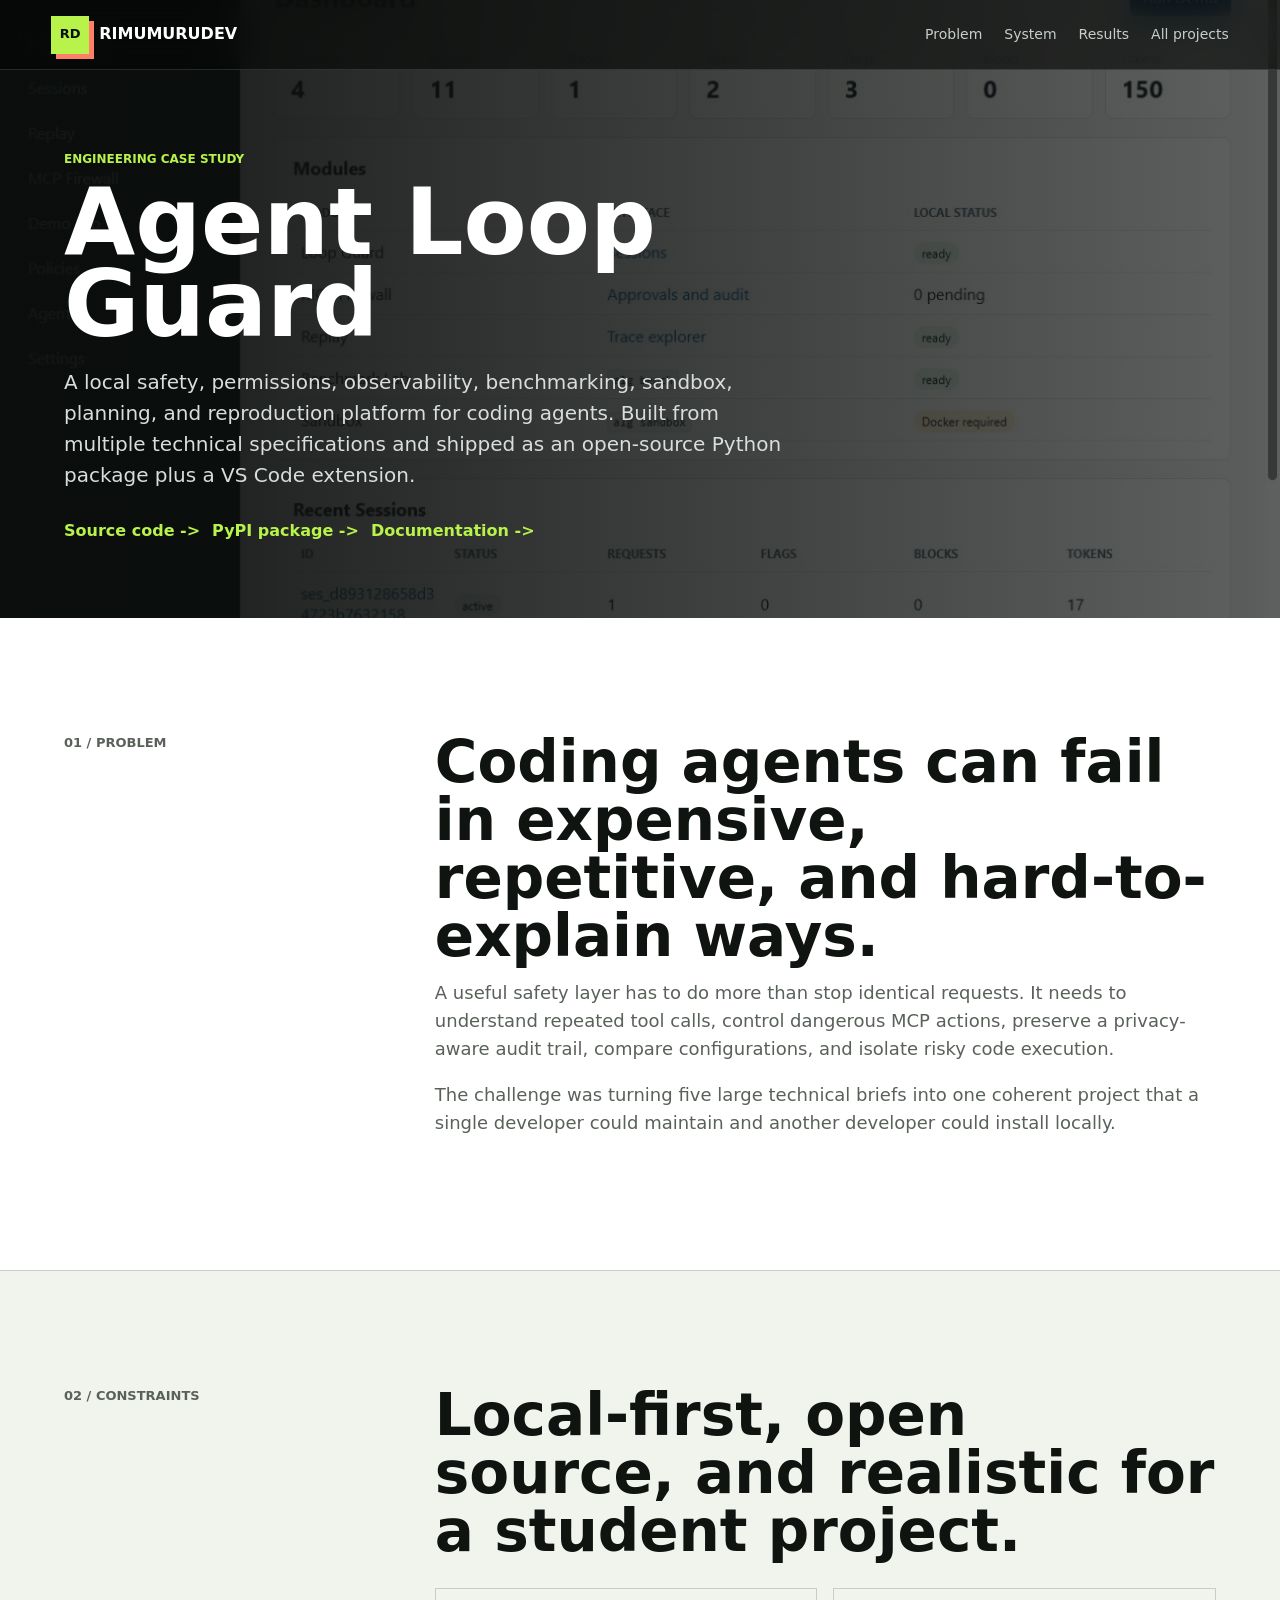
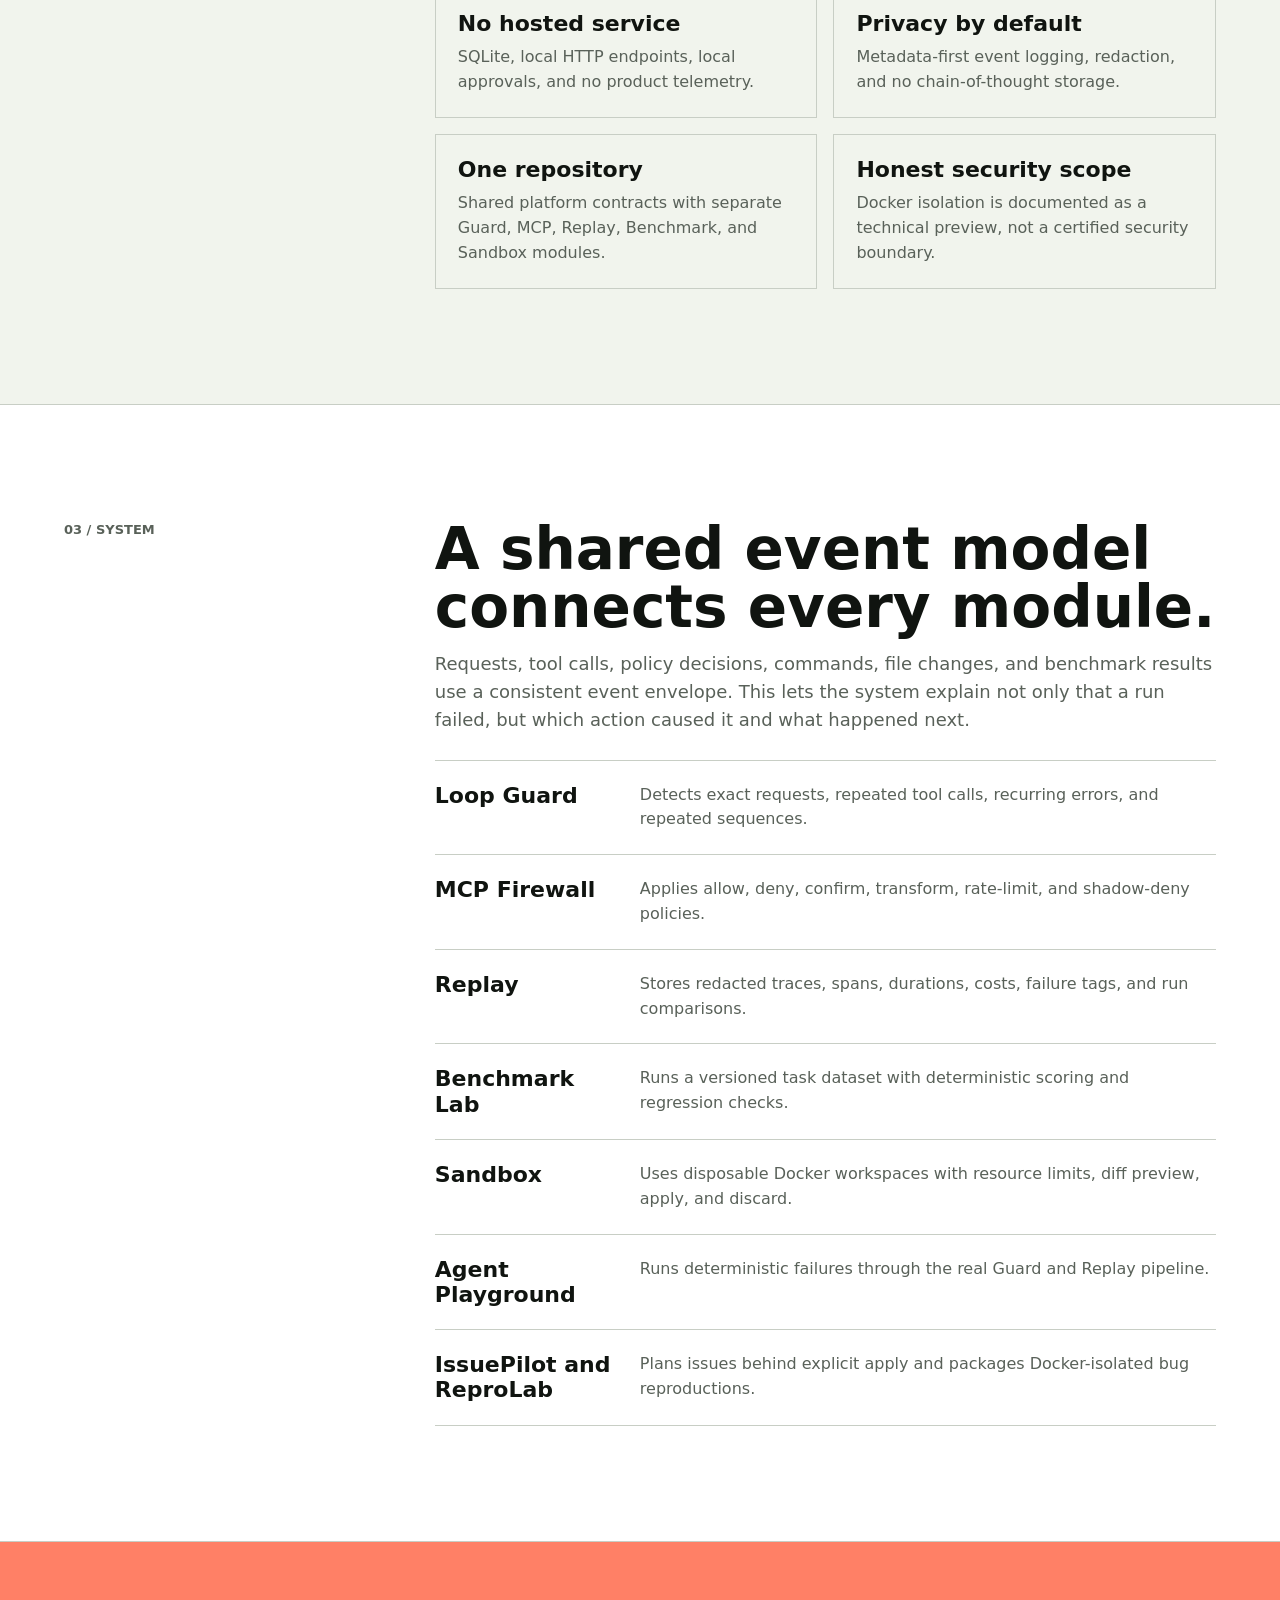
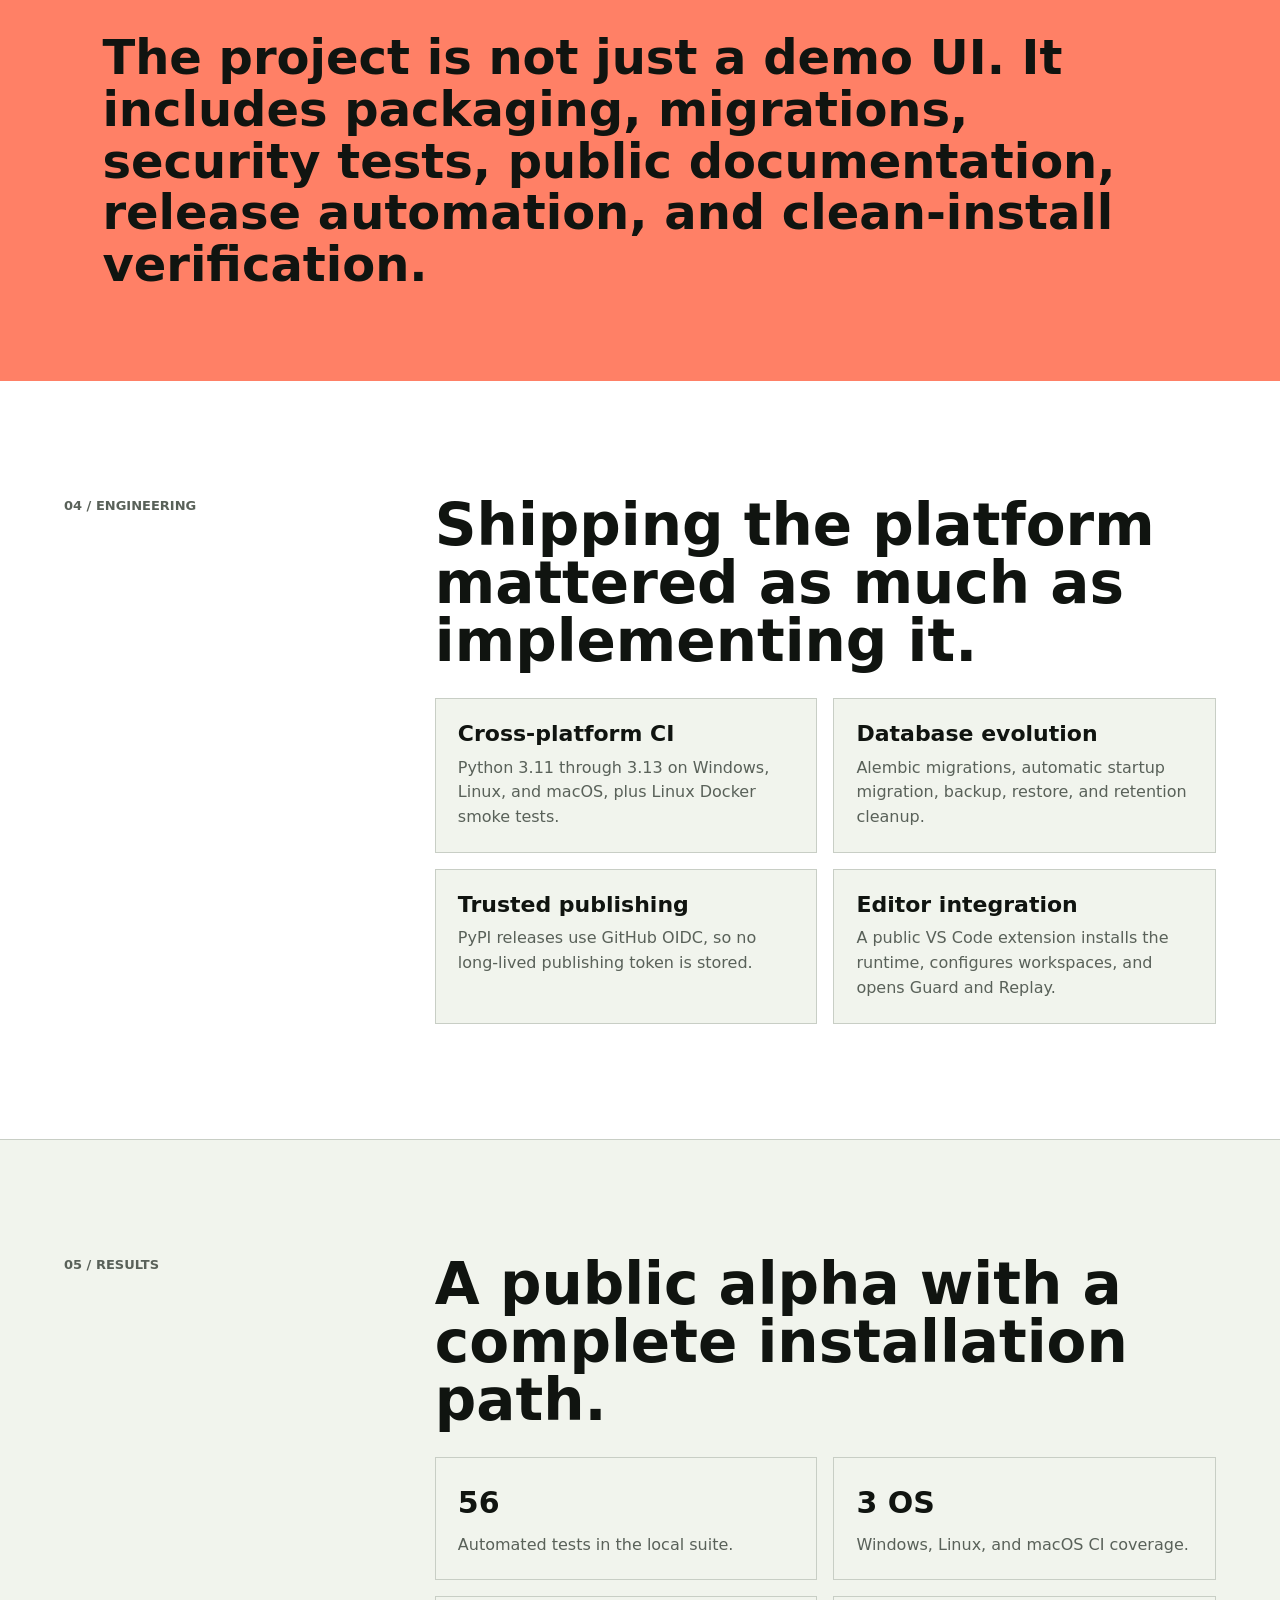
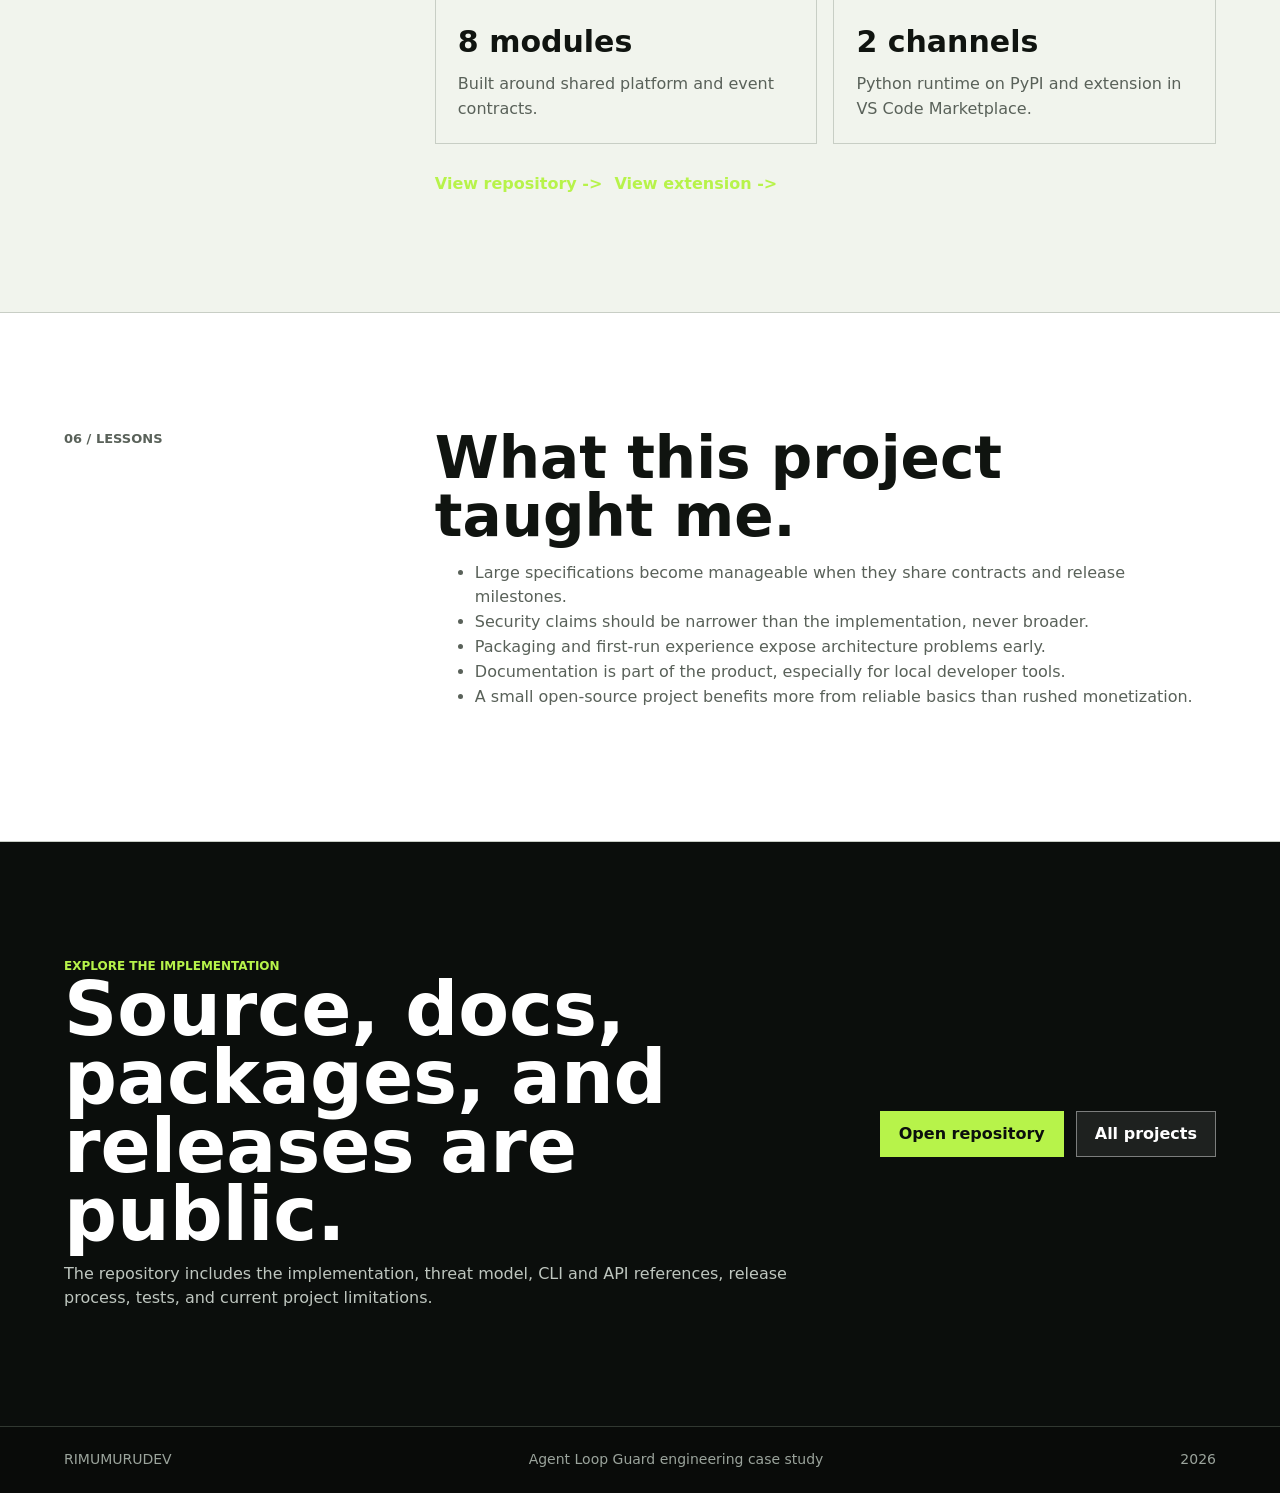
<file: agent-loop-guard.html>
<!doctype html>
<html lang="en">
  <head>
    <meta charset="utf-8" />
    <meta name="viewport" content="width=device-width, initial-scale=1" />
    <title>Agent Loop Guard Case Study | RIMUMURUDEV</title>
    <meta
      name="description"
      content="Engineering case study for Agent Loop Guard, a local safety and observability toolkit for coding agents."
    />
    <meta property="og:title" content="Agent Loop Guard Case Study" />
    <meta
      property="og:description"
      content="From technical briefs to a tested Python platform, PyPI package, VS Code extension, and public documentation."
    />
    <meta
      property="og:image"
      content="https://rimumurudev.github.io/assets/agent-loop-guard-dashboard.png"
    />
    <link
      rel="icon"
      href="data:image/svg+xml,%3Csvg xmlns='http://www.w3.org/2000/svg' viewBox='0 0 64 64'%3E%3Crect width='64' height='64' fill='%23b7ff3c'/%3E%3Ctext x='32' y='41' text-anchor='middle' font-family='Arial' font-size='25' font-weight='700' fill='%23121511'%3ERD%3C/text%3E%3C/svg%3E"
    />
    <link rel="stylesheet" href="./styles.css" />
  </head>
  <body>
    <header class="site-header">
      <a class="brand" href="./index.html" aria-label="Back to portfolio">
        <span class="brand-mark">RD</span>
        <span>RIMUMURUDEV</span>
      </a>
      <nav class="nav" aria-label="Case study navigation">
        <a href="#problem">Problem</a>
        <a href="#system">System</a>
        <a href="#results">Results</a>
        <a href="./index.html#work">All projects</a>
      </nav>
    </header>

    <main>
      <section class="case-hero">
        <div class="case-hero-inner">
          <p class="eyebrow">Engineering case study</p>
          <h1>Agent Loop Guard</h1>
          <p>
            A local safety, permissions, observability, benchmarking, sandbox, planning, and
            reproduction platform for coding agents. Built from multiple technical specifications
            and shipped as an open-source Python package plus a VS Code extension.
          </p>
          <div class="case-nav">
            <a
              href="https://github.com/RIMUMURUDEV/agent-loop-guard"
              target="_blank"
              rel="noreferrer"
            >Source code</a>
            <a
              href="https://pypi.org/project/agent-loop-guard-runtime/"
              target="_blank"
              rel="noreferrer"
            >PyPI package</a>
            <a
              href="https://rimumurudev.github.io/agent-loop-guard/"
              target="_blank"
              rel="noreferrer"
            >Documentation</a>
          </div>
        </div>
      </section>

      <section class="case-section" id="problem">
        <p class="case-kicker">01 / Problem</p>
        <div class="case-content">
          <h2>Coding agents can fail in expensive, repetitive, and hard-to-explain ways.</h2>
          <p>
            A useful safety layer has to do more than stop identical requests. It needs to
            understand repeated tool calls, control dangerous MCP actions, preserve a privacy-aware
            audit trail, compare configurations, and isolate risky code execution.
          </p>
          <p>
            The challenge was turning five large technical briefs into one coherent project that a
            single developer could maintain and another developer could install locally.
          </p>
        </div>
      </section>

      <section class="case-section">
        <p class="case-kicker">02 / Constraints</p>
        <div class="case-content">
          <h2>Local-first, open source, and realistic for a student project.</h2>
          <div class="decision-grid">
            <article>
              <h3>No hosted service</h3>
              <p>SQLite, local HTTP endpoints, local approvals, and no product telemetry.</p>
            </article>
            <article>
              <h3>Privacy by default</h3>
              <p>Metadata-first event logging, redaction, and no chain-of-thought storage.</p>
            </article>
            <article>
              <h3>One repository</h3>
              <p>Shared platform contracts with separate Guard, MCP, Replay, Benchmark, and Sandbox modules.</p>
            </article>
            <article>
              <h3>Honest security scope</h3>
              <p>Docker isolation is documented as a technical preview, not a certified security boundary.</p>
            </article>
          </div>
        </div>
      </section>

      <section class="case-section" id="system">
        <p class="case-kicker">03 / System</p>
        <div class="case-content">
          <h2>A shared event model connects every module.</h2>
          <p>
            Requests, tool calls, policy decisions, commands, file changes, and benchmark results
            use a consistent event envelope. This lets the system explain not only that a run
            failed, but which action caused it and what happened next.
          </p>
          <div class="module-list">
            <article>
              <h3>Loop Guard</h3>
              <p>Detects exact requests, repeated tool calls, recurring errors, and repeated sequences.</p>
            </article>
            <article>
              <h3>MCP Firewall</h3>
              <p>Applies allow, deny, confirm, transform, rate-limit, and shadow-deny policies.</p>
            </article>
            <article>
              <h3>Replay</h3>
              <p>Stores redacted traces, spans, durations, costs, failure tags, and run comparisons.</p>
            </article>
            <article>
              <h3>Benchmark Lab</h3>
              <p>Runs a versioned task dataset with deterministic scoring and regression checks.</p>
            </article>
            <article>
              <h3>Sandbox</h3>
              <p>Uses disposable Docker workspaces with resource limits, diff preview, apply, and discard.</p>
            </article>
            <article>
              <h3>Agent Playground</h3>
              <p>Runs deterministic failures through the real Guard and Replay pipeline.</p>
            </article>
            <article>
              <h3>IssuePilot and ReproLab</h3>
              <p>Plans issues behind explicit apply and packages Docker-isolated bug reproductions.</p>
            </article>
          </div>
        </div>
      </section>

      <section class="case-quote">
        The project is not just a demo UI. It includes packaging, migrations, security tests,
        public documentation, release automation, and clean-install verification.
      </section>

      <section class="case-section">
        <p class="case-kicker">04 / Engineering</p>
        <div class="case-content">
          <h2>Shipping the platform mattered as much as implementing it.</h2>
          <div class="decision-grid">
            <article>
              <h3>Cross-platform CI</h3>
              <p>Python 3.11 through 3.13 on Windows, Linux, and macOS, plus Linux Docker smoke tests.</p>
            </article>
            <article>
              <h3>Database evolution</h3>
              <p>Alembic migrations, automatic startup migration, backup, restore, and retention cleanup.</p>
            </article>
            <article>
              <h3>Trusted publishing</h3>
              <p>PyPI releases use GitHub OIDC, so no long-lived publishing token is stored.</p>
            </article>
            <article>
              <h3>Editor integration</h3>
              <p>A public VS Code extension installs the runtime, configures workspaces, and opens Guard and Replay.</p>
            </article>
          </div>
        </div>
      </section>

      <section class="case-section" id="results">
        <p class="case-kicker">05 / Results</p>
        <div class="case-content">
          <h2>A public alpha with a complete installation path.</h2>
          <div class="result-grid">
            <article>
              <strong>56</strong>
              <p>Automated tests in the local suite.</p>
            </article>
            <article>
              <strong>3 OS</strong>
              <p>Windows, Linux, and macOS CI coverage.</p>
            </article>
            <article>
              <strong>8 modules</strong>
              <p>Built around shared platform and event contracts.</p>
            </article>
            <article>
              <strong>2 channels</strong>
              <p>Python runtime on PyPI and extension in VS Code Marketplace.</p>
            </article>
          </div>
          <div class="case-nav">
            <a
              href="https://github.com/RIMUMURUDEV/agent-loop-guard"
              target="_blank"
              rel="noreferrer"
            >View repository</a>
            <a
              href="https://marketplace.visualstudio.com/items?itemName=RIMUMURUDEV.agent-loop-guard-vscode"
              target="_blank"
              rel="noreferrer"
            >View extension</a>
          </div>
        </div>
      </section>

      <section class="case-section">
        <p class="case-kicker">06 / Lessons</p>
        <div class="case-content">
          <h2>What this project taught me.</h2>
          <ul>
            <li>Large specifications become manageable when they share contracts and release milestones.</li>
            <li>Security claims should be narrower than the implementation, never broader.</li>
            <li>Packaging and first-run experience expose architecture problems early.</li>
            <li>Documentation is part of the product, especially for local developer tools.</li>
            <li>A small open-source project benefits more from reliable basics than rushed monetization.</li>
          </ul>
        </div>
      </section>

      <section class="contact">
        <div>
          <p class="eyebrow">Explore the implementation</p>
          <h2>Source, docs, packages, and releases are public.</h2>
          <p>
            The repository includes the implementation, threat model, CLI and API references,
            release process, tests, and current project limitations.
          </p>
        </div>
        <div class="contact-actions">
          <a
            class="button primary"
            href="https://github.com/RIMUMURUDEV/agent-loop-guard"
            target="_blank"
            rel="noreferrer"
          >Open repository</a>
          <a class="button secondary" href="./index.html#work">All projects</a>
        </div>
      </section>
    </main>

    <footer>
      <span>RIMUMURUDEV</span>
      <span>Agent Loop Guard engineering case study</span>
      <span id="year"></span>
    </footer>

    <script src="./script.js"></script>
  </body>
</html>
</file>
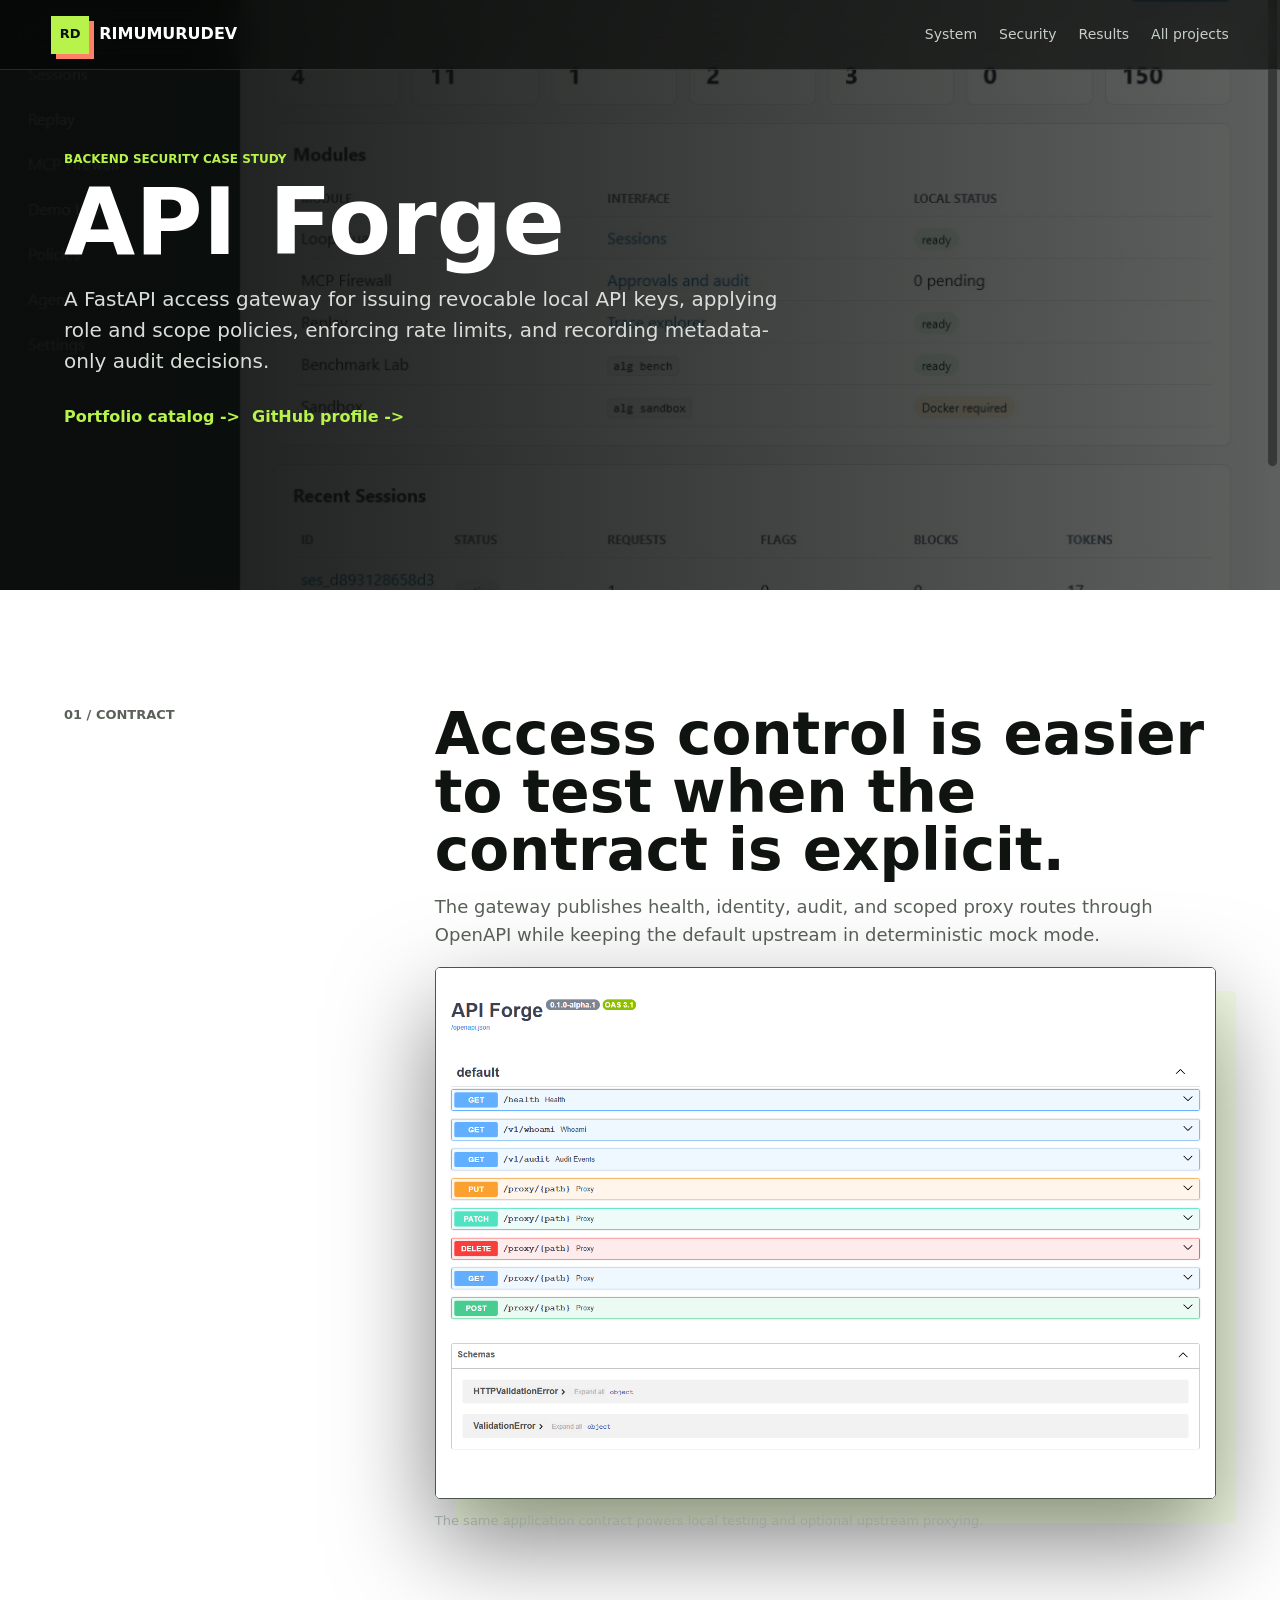
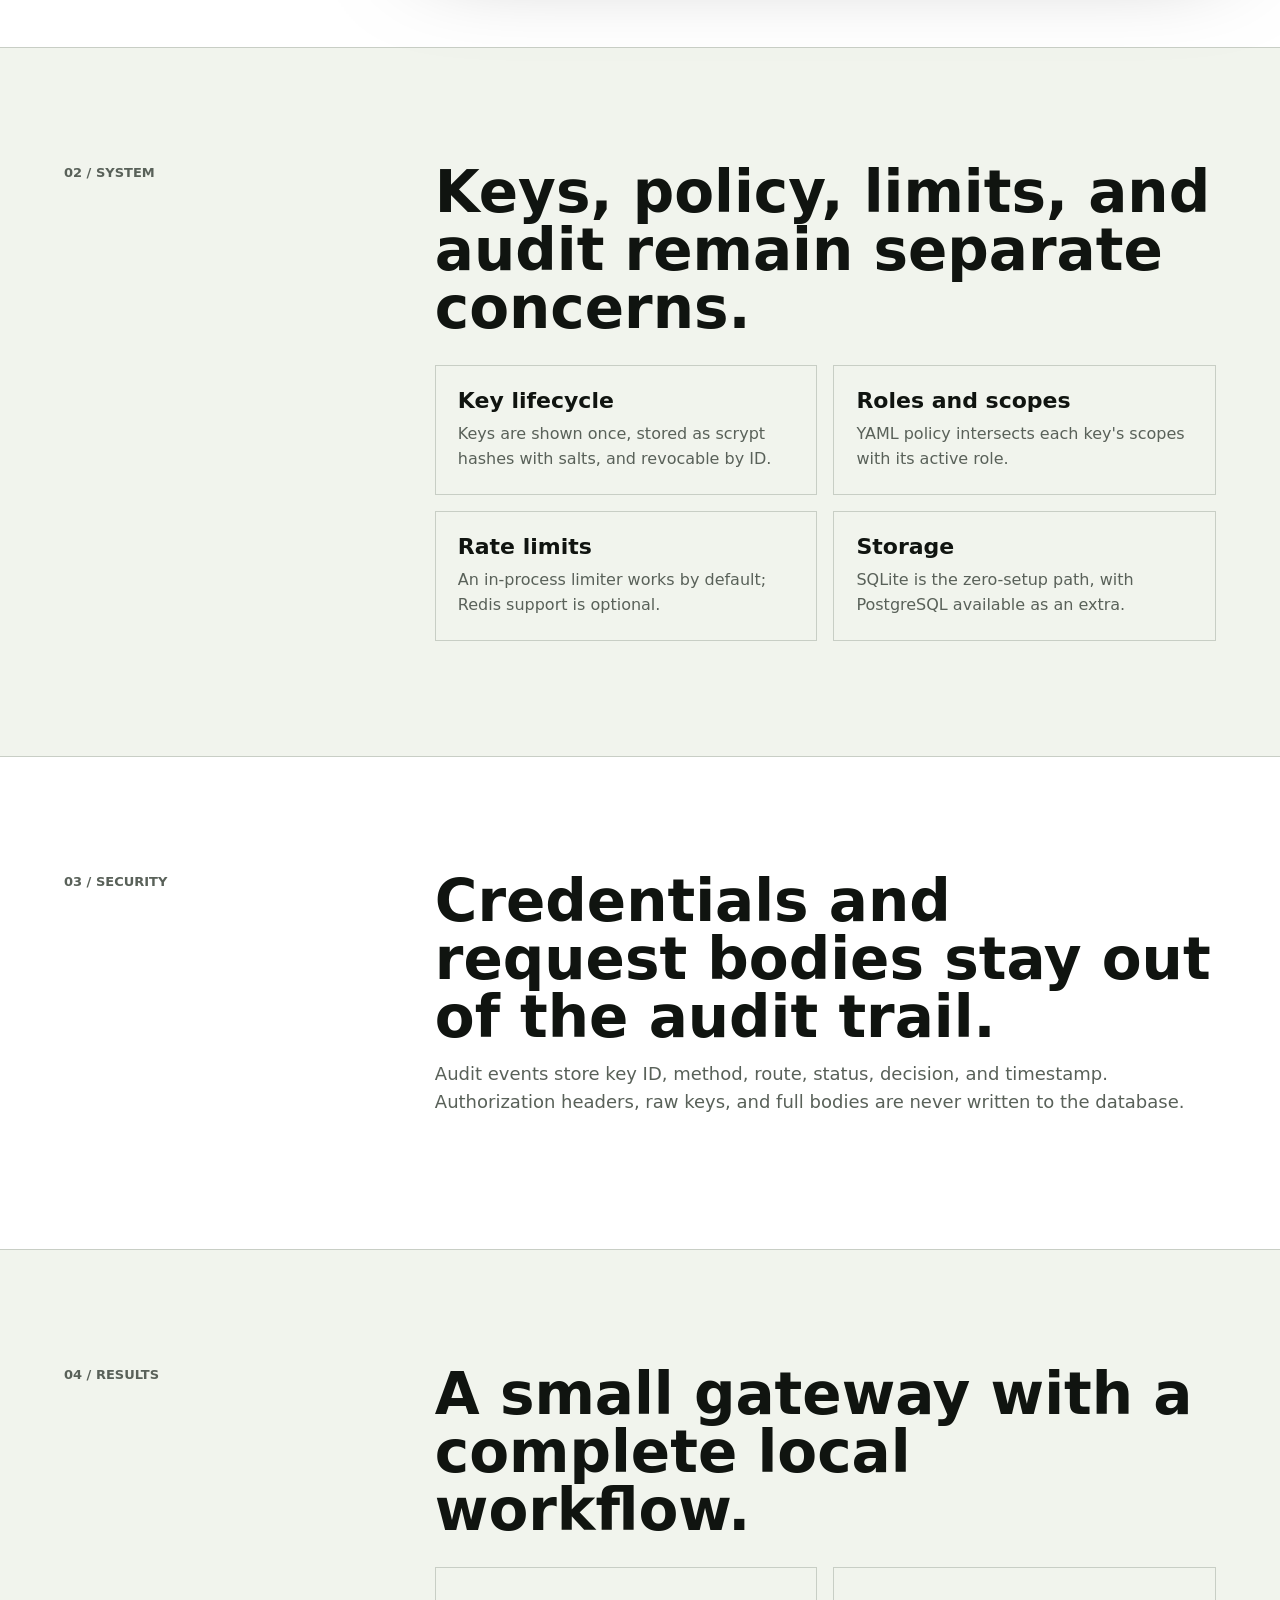
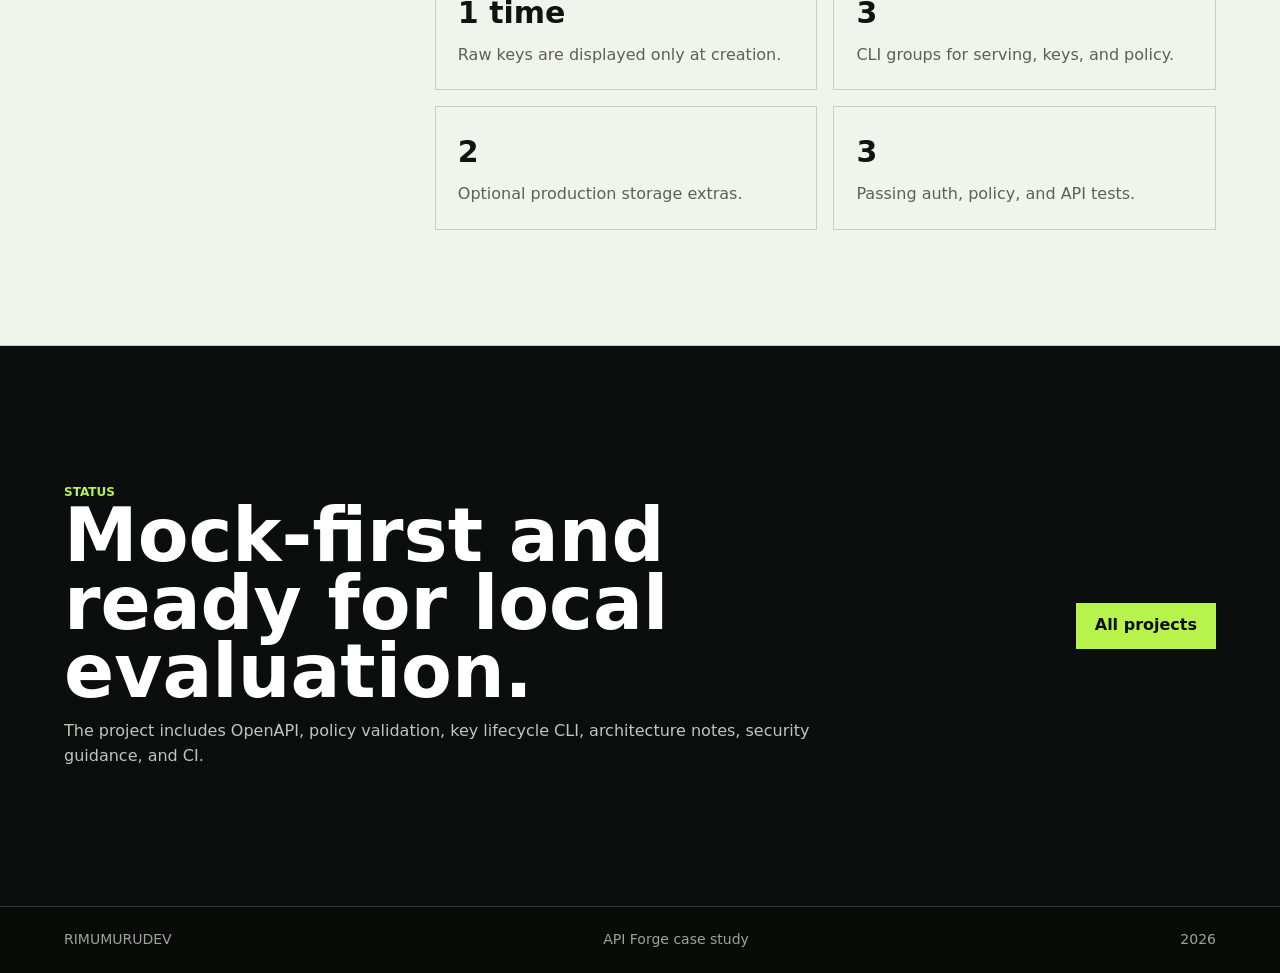
<file: api-forge.html>
<!doctype html>
<html lang="en">
  <head>
    <meta charset="utf-8" />
    <meta name="viewport" content="width=device-width, initial-scale=1" />
    <title>API Forge Case Study | RIMUMURUDEV</title>
    <meta name="description" content="Case study for API Forge, a local FastAPI gateway for keys, roles, scopes, rate limits, and metadata-only audit events." />
    <link
      rel="icon"
      href="data:image/svg+xml,%3Csvg xmlns='http://www.w3.org/2000/svg' viewBox='0 0 64 64'%3E%3Crect width='64' height='64' fill='%23b7ff3c'/%3E%3Ctext x='32' y='41' text-anchor='middle' font-family='Arial' font-size='25' font-weight='700' fill='%23121511'%3ERD%3C/text%3E%3C/svg%3E"
    />
    <link rel="stylesheet" href="./styles.css" />
  </head>
  <body>
    <header class="site-header">
      <a class="brand" href="./index.html"><span class="brand-mark">RD</span><span>RIMUMURUDEV</span></a>
      <nav class="nav"><a href="#system">System</a><a href="#security">Security</a><a href="#results">Results</a><a href="./index.html#work">All projects</a></nav>
    </header>
    <main>
      <section class="case-hero">
        <div class="case-hero-inner">
          <p class="eyebrow">Backend security case study</p>
          <h1>API Forge</h1>
          <p>A FastAPI access gateway for issuing revocable local API keys, applying role and scope policies, enforcing rate limits, and recording metadata-only audit decisions.</p>
          <div class="case-nav"><a href="./index.html#work">Portfolio catalog</a><a href="https://github.com/RIMUMURUDEV" target="_blank" rel="noreferrer">GitHub profile</a></div>
        </div>
      </section>
      <section class="case-section">
        <p class="case-kicker">01 / Contract</p>
        <div class="case-content">
          <h2>Access control is easier to test when the contract is explicit.</h2>
          <p>The gateway publishes health, identity, audit, and scoped proxy routes through OpenAPI while keeping the default upstream in deterministic mock mode.</p>
          <figure class="featured-media"><img src="./assets/api-forge.png" alt="API Forge OpenAPI route list" /><figcaption>The same application contract powers local testing and optional upstream proxying.</figcaption></figure>
        </div>
      </section>
      <section class="case-section" id="system">
        <p class="case-kicker">02 / System</p>
        <div class="case-content">
          <h2>Keys, policy, limits, and audit remain separate concerns.</h2>
          <div class="decision-grid">
            <article><h3>Key lifecycle</h3><p>Keys are shown once, stored as scrypt hashes with salts, and revocable by ID.</p></article>
            <article><h3>Roles and scopes</h3><p>YAML policy intersects each key's scopes with its active role.</p></article>
            <article><h3>Rate limits</h3><p>An in-process limiter works by default; Redis support is optional.</p></article>
            <article><h3>Storage</h3><p>SQLite is the zero-setup path, with PostgreSQL available as an extra.</p></article>
          </div>
        </div>
      </section>
      <section class="case-section" id="security">
        <p class="case-kicker">03 / Security</p>
        <div class="case-content">
          <h2>Credentials and request bodies stay out of the audit trail.</h2>
          <p>Audit events store key ID, method, route, status, decision, and timestamp. Authorization headers, raw keys, and full bodies are never written to the database.</p>
        </div>
      </section>
      <section class="case-section" id="results">
        <p class="case-kicker">04 / Results</p>
        <div class="case-content">
          <h2>A small gateway with a complete local workflow.</h2>
          <div class="result-grid">
            <article><strong>1 time</strong><p>Raw keys are displayed only at creation.</p></article>
            <article><strong>3</strong><p>CLI groups for serving, keys, and policy.</p></article>
            <article><strong>2</strong><p>Optional production storage extras.</p></article>
            <article><strong>3</strong><p>Passing auth, policy, and API tests.</p></article>
          </div>
        </div>
      </section>
      <section class="contact"><div><p class="eyebrow">Status</p><h2>Mock-first and ready for local evaluation.</h2><p>The project includes OpenAPI, policy validation, key lifecycle CLI, architecture notes, security guidance, and CI.</p></div><div class="contact-actions"><a class="button primary" href="./index.html#work">All projects</a></div></section>
    </main>
    <footer><span>RIMUMURUDEV</span><span>API Forge case study</span><span id="year"></span></footer>
    <script src="./script.js"></script>
  </body>
</html>
</file>
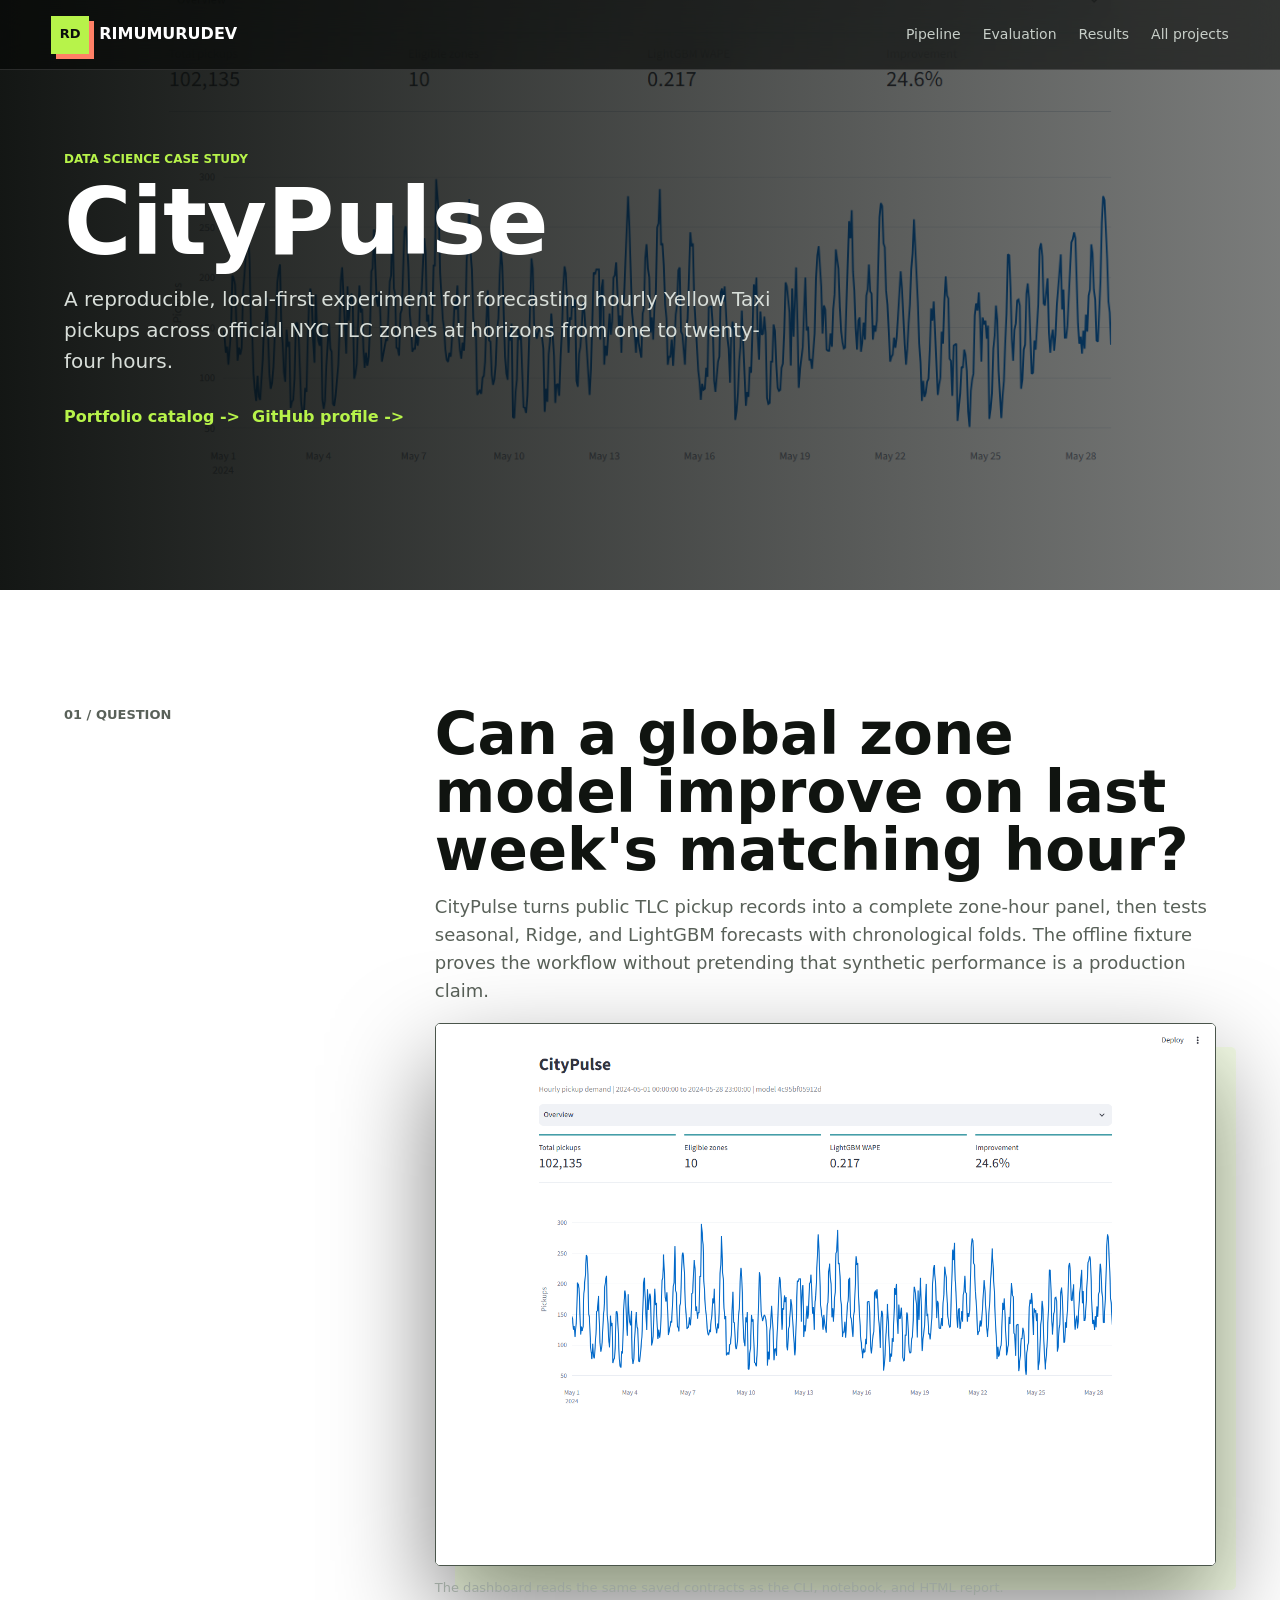
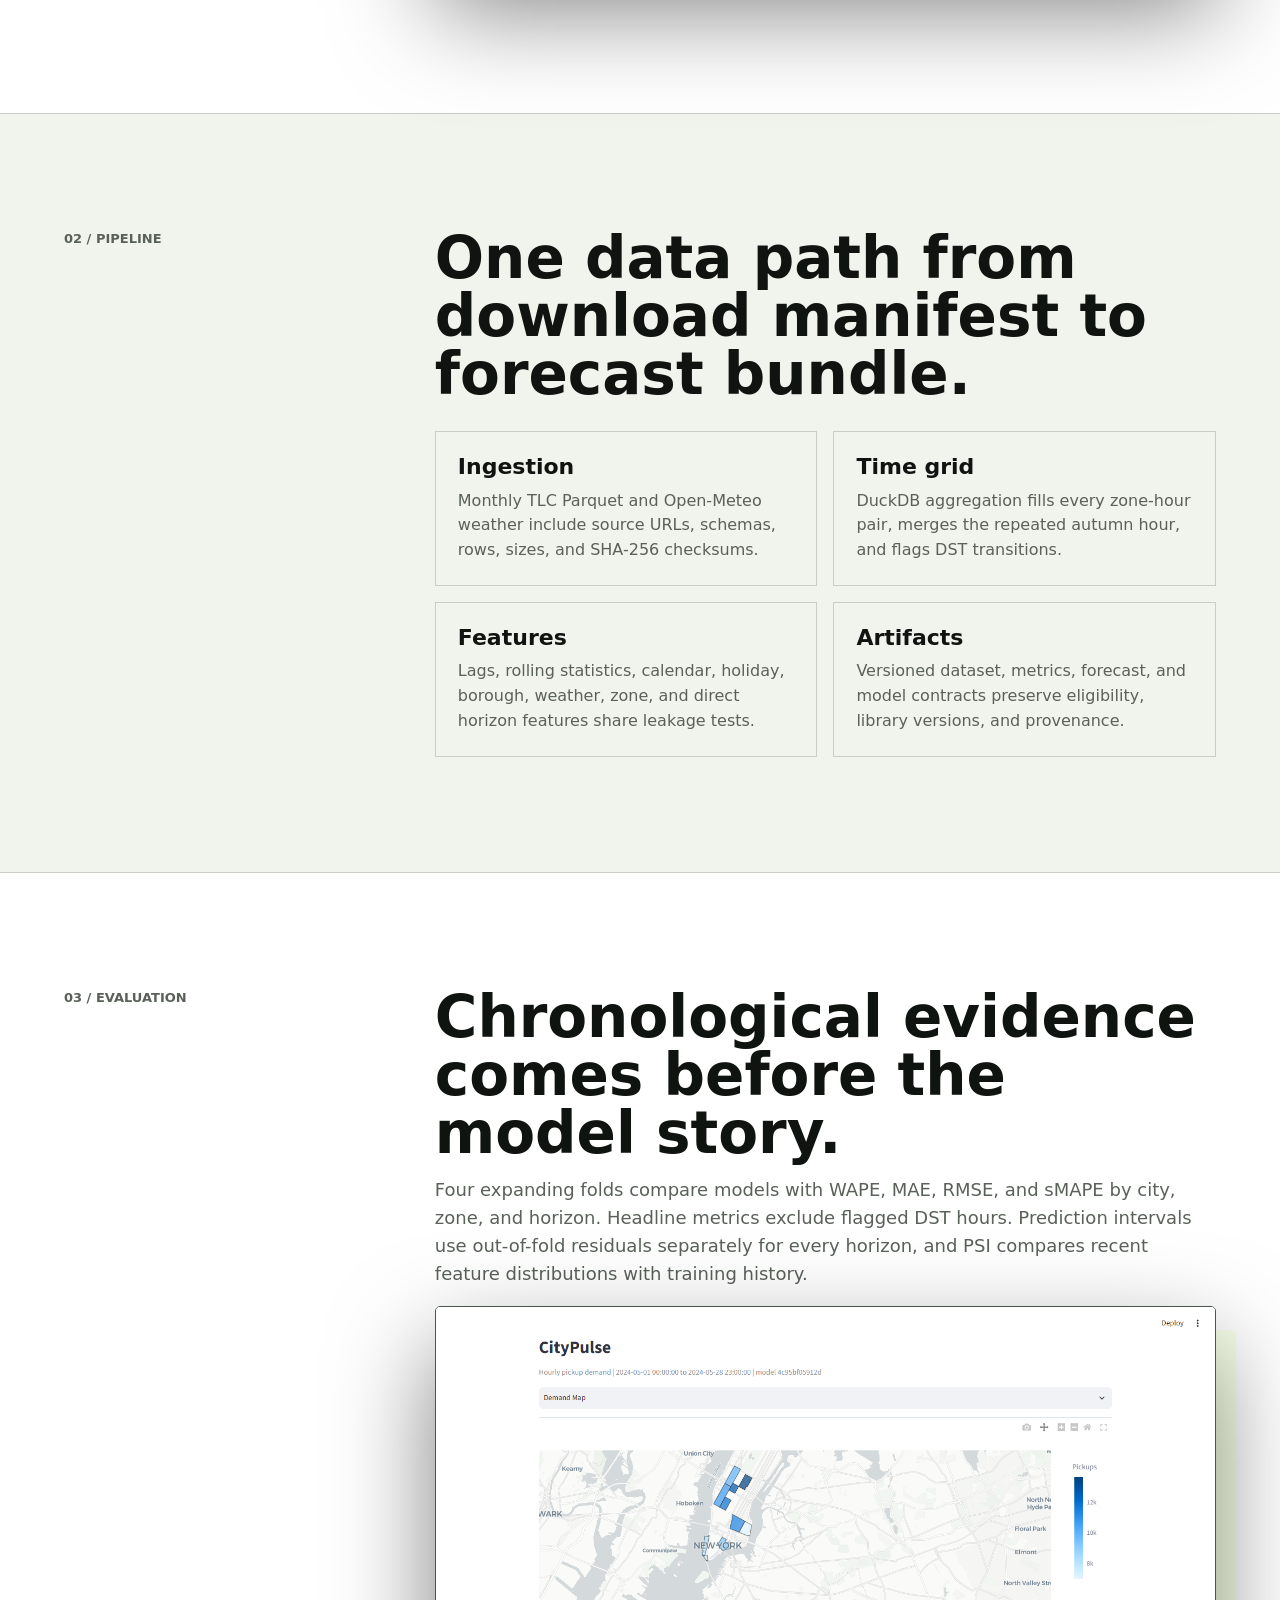
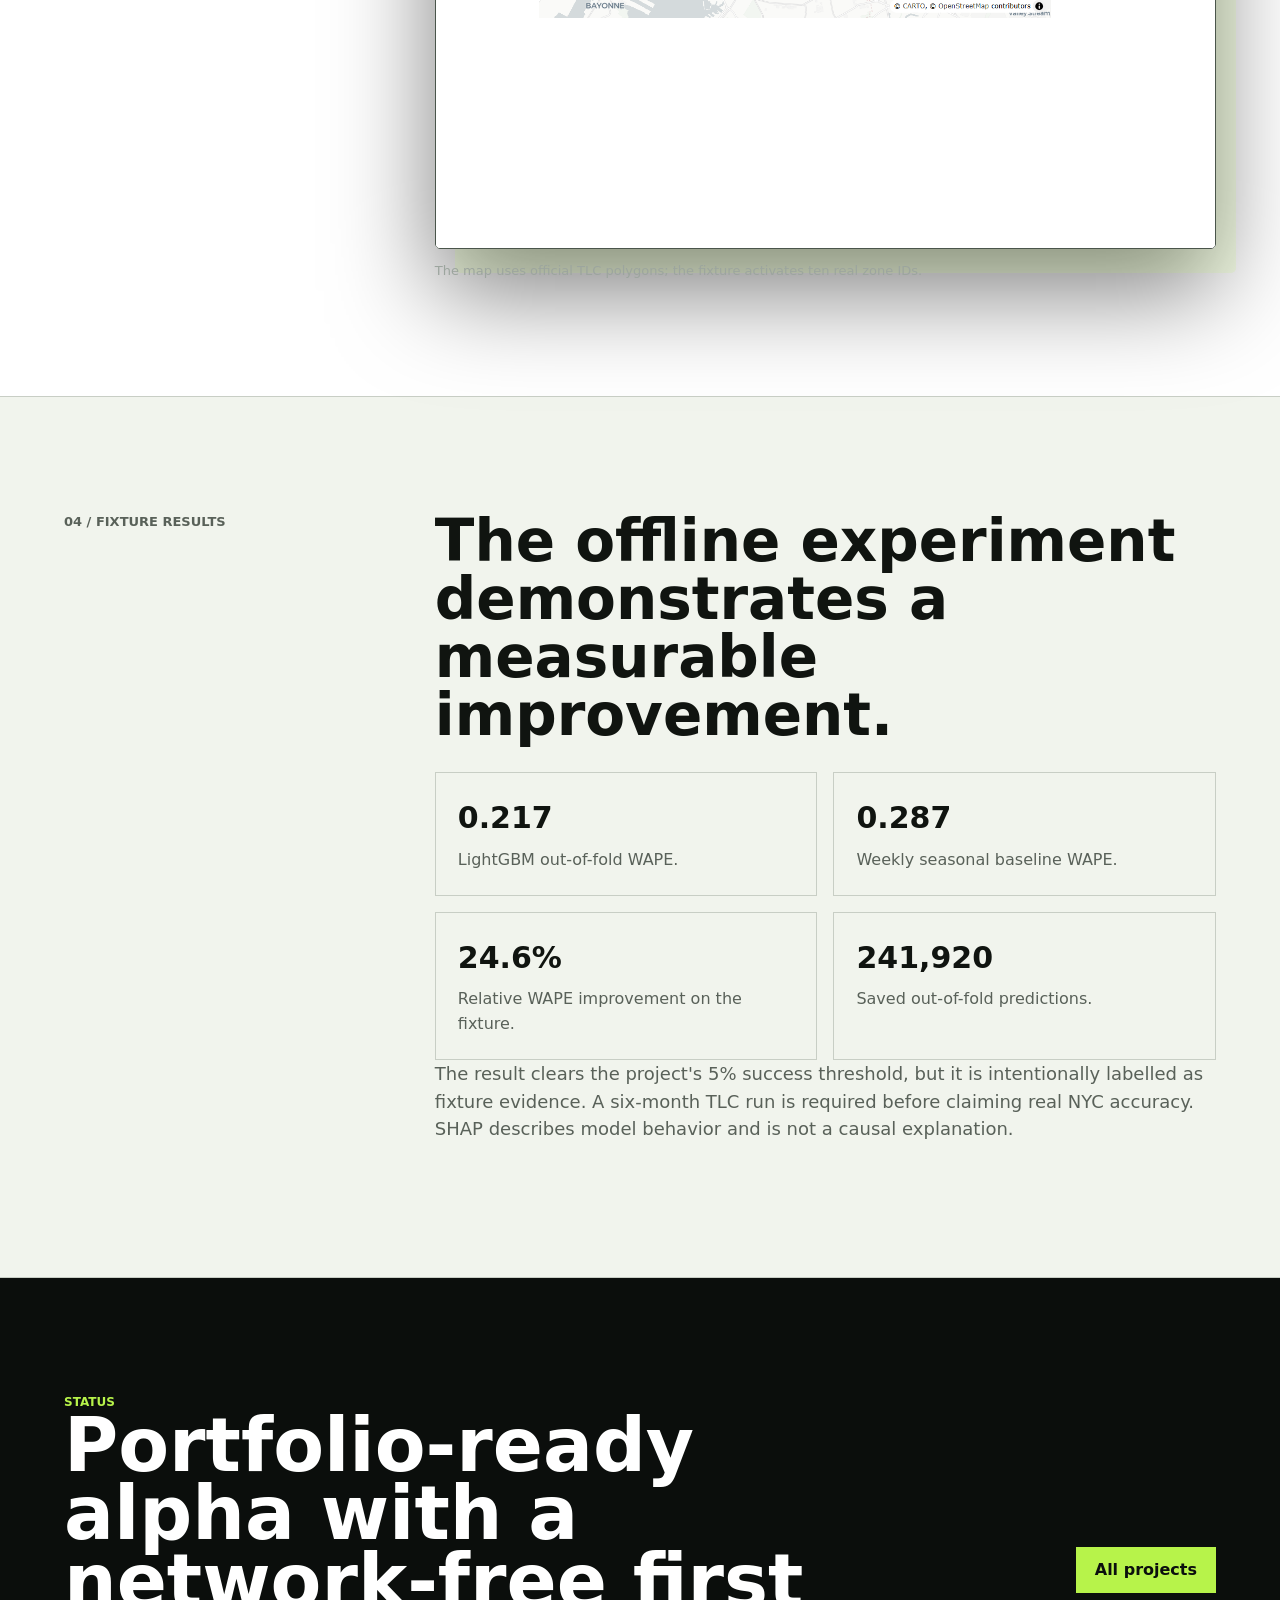
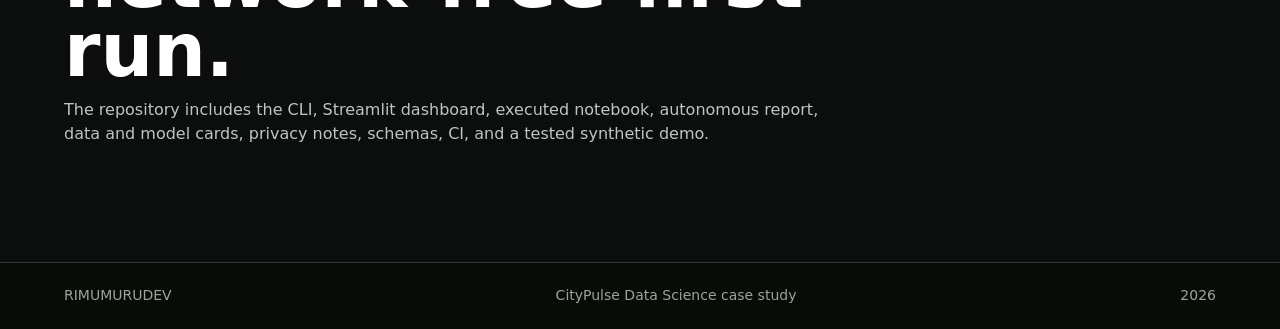
<file: citypulse.html>
<!doctype html>
<html lang="en">
  <head>
    <meta charset="utf-8" />
    <meta name="viewport" content="width=device-width, initial-scale=1" />
    <title>CityPulse Case Study | RIMUMURUDEV</title>
    <meta
      name="description"
      content="Data Science case study for CityPulse, a local-first NYC taxi demand forecasting project with rolling backtests, conformal intervals, SHAP, drift checks, and Streamlit."
    />
    <meta property="og:title" content="CityPulse Data Science Case Study" />
    <meta property="og:image" content="https://rimumurudev.github.io/assets/citypulse-overview.png" />
    <link
      rel="icon"
      href="data:image/svg+xml,%3Csvg xmlns='http://www.w3.org/2000/svg' viewBox='0 0 64 64'%3E%3Crect width='64' height='64' fill='%23b7ff3c'/%3E%3Ctext x='32' y='41' text-anchor='middle' font-family='Arial' font-size='25' font-weight='700' fill='%23121511'%3ERD%3C/text%3E%3C/svg%3E"
    />
    <link rel="stylesheet" href="./styles.css" />
  </head>
  <body class="citypulse-case">
    <header class="site-header">
      <a class="brand" href="./index.html">
        <span class="brand-mark">RD</span>
        <span>RIMUMURUDEV</span>
      </a>
      <nav class="nav">
        <a href="#pipeline">Pipeline</a>
        <a href="#evaluation">Evaluation</a>
        <a href="#results">Results</a>
        <a href="./index.html#work">All projects</a>
      </nav>
    </header>

    <main>
      <section class="case-hero">
        <div class="case-hero-inner">
          <p class="eyebrow">Data Science case study</p>
          <h1>CityPulse</h1>
          <p>
            A reproducible, local-first experiment for forecasting hourly Yellow Taxi pickups
            across official NYC TLC zones at horizons from one to twenty-four hours.
          </p>
          <div class="case-nav">
            <a href="./index.html#work">Portfolio catalog</a>
            <a href="https://github.com/RIMUMURUDEV" target="_blank" rel="noreferrer">GitHub profile</a>
          </div>
        </div>
      </section>

      <section class="case-section">
        <p class="case-kicker">01 / Question</p>
        <div class="case-content">
          <h2>Can a global zone model improve on last week's matching hour?</h2>
          <p>
            CityPulse turns public TLC pickup records into a complete zone-hour panel, then tests
            seasonal, Ridge, and LightGBM forecasts with chronological folds. The offline fixture
            proves the workflow without pretending that synthetic performance is a production claim.
          </p>
          <figure class="featured-media">
            <img src="./assets/citypulse-overview.png" alt="CityPulse overview with demand, WAPE, eligible zones, and model improvement" />
            <figcaption>
              The dashboard reads the same saved contracts as the CLI, notebook, and HTML report.
            </figcaption>
          </figure>
        </div>
      </section>

      <section class="case-section" id="pipeline">
        <p class="case-kicker">02 / Pipeline</p>
        <div class="case-content">
          <h2>One data path from download manifest to forecast bundle.</h2>
          <div class="decision-grid">
            <article>
              <h3>Ingestion</h3>
              <p>Monthly TLC Parquet and Open-Meteo weather include source URLs, schemas, rows, sizes, and SHA-256 checksums.</p>
            </article>
            <article>
              <h3>Time grid</h3>
              <p>DuckDB aggregation fills every zone-hour pair, merges the repeated autumn hour, and flags DST transitions.</p>
            </article>
            <article>
              <h3>Features</h3>
              <p>Lags, rolling statistics, calendar, holiday, borough, weather, zone, and direct horizon features share leakage tests.</p>
            </article>
            <article>
              <h3>Artifacts</h3>
              <p>Versioned dataset, metrics, forecast, and model contracts preserve eligibility, library versions, and provenance.</p>
            </article>
          </div>
        </div>
      </section>

      <section class="case-section" id="evaluation">
        <p class="case-kicker">03 / Evaluation</p>
        <div class="case-content">
          <h2>Chronological evidence comes before the model story.</h2>
          <p>
            Four expanding folds compare models with WAPE, MAE, RMSE, and sMAPE by city, zone,
            and horizon. Headline metrics exclude flagged DST hours. Prediction intervals use
            out-of-fold residuals separately for every horizon, and PSI compares recent feature
            distributions with training history.
          </p>
          <figure class="featured-media">
            <img src="./assets/citypulse-map.png" alt="CityPulse demand map using official TLC taxi zone polygons" />
            <figcaption>
              The map uses official TLC polygons; the fixture activates ten real zone IDs.
            </figcaption>
          </figure>
        </div>
      </section>

      <section class="case-section" id="results">
        <p class="case-kicker">04 / Fixture results</p>
        <div class="case-content">
          <h2>The offline experiment demonstrates a measurable improvement.</h2>
          <div class="result-grid">
            <article><strong>0.217</strong><p>LightGBM out-of-fold WAPE.</p></article>
            <article><strong>0.287</strong><p>Weekly seasonal baseline WAPE.</p></article>
            <article><strong>24.6%</strong><p>Relative WAPE improvement on the fixture.</p></article>
            <article><strong>241,920</strong><p>Saved out-of-fold predictions.</p></article>
          </div>
          <p>
            The result clears the project's 5% success threshold, but it is intentionally labelled
            as fixture evidence. A six-month TLC run is required before claiming real NYC accuracy.
            SHAP describes model behavior and is not a causal explanation.
          </p>
        </div>
      </section>

      <section class="contact">
        <div>
          <p class="eyebrow">Status</p>
          <h2>Portfolio-ready alpha with a network-free first run.</h2>
          <p>
            The repository includes the CLI, Streamlit dashboard, executed notebook, autonomous
            report, data and model cards, privacy notes, schemas, CI, and a tested synthetic demo.
          </p>
        </div>
        <div class="contact-actions">
          <a class="button primary" href="./index.html#work">All projects</a>
        </div>
      </section>
    </main>

    <footer>
      <span>RIMUMURUDEV</span>
      <span>CityPulse Data Science case study</span>
      <span id="year"></span>
    </footer>
    <script src="./script.js"></script>
  </body>
</html>
</file>
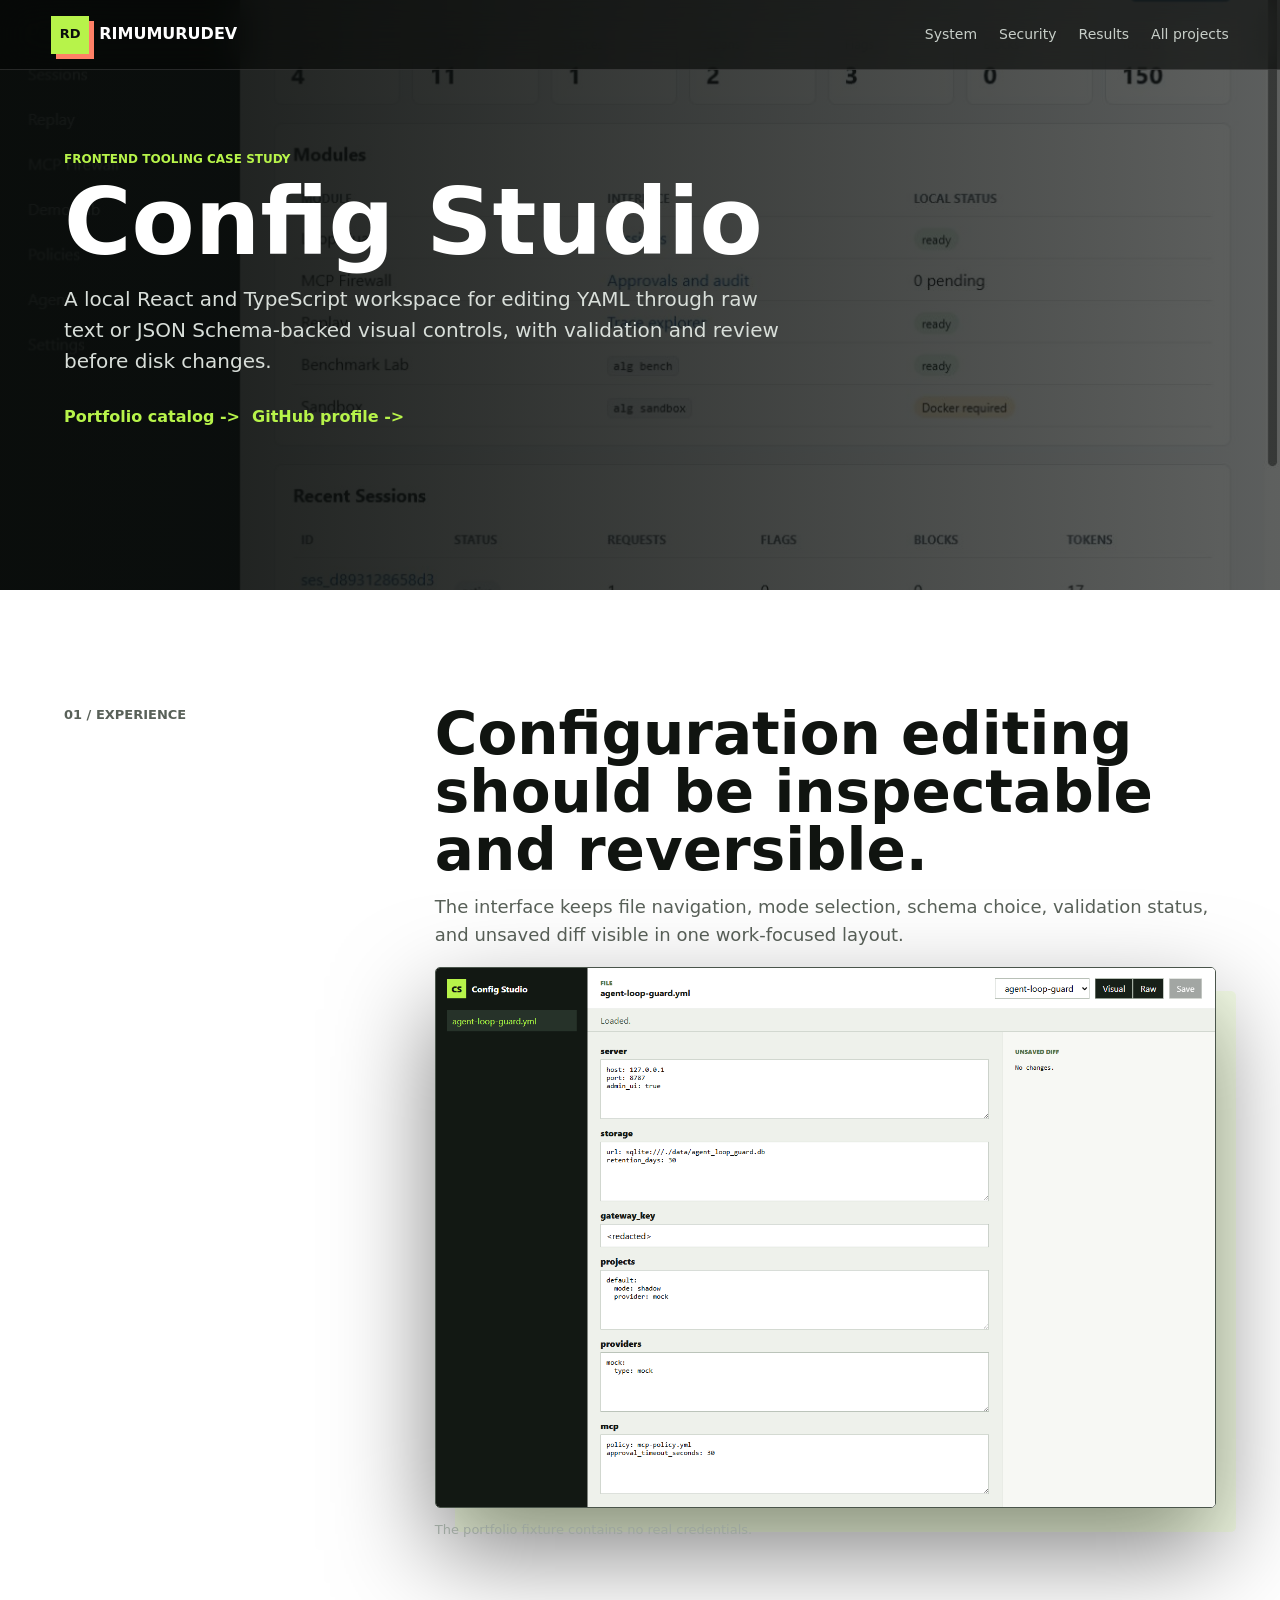
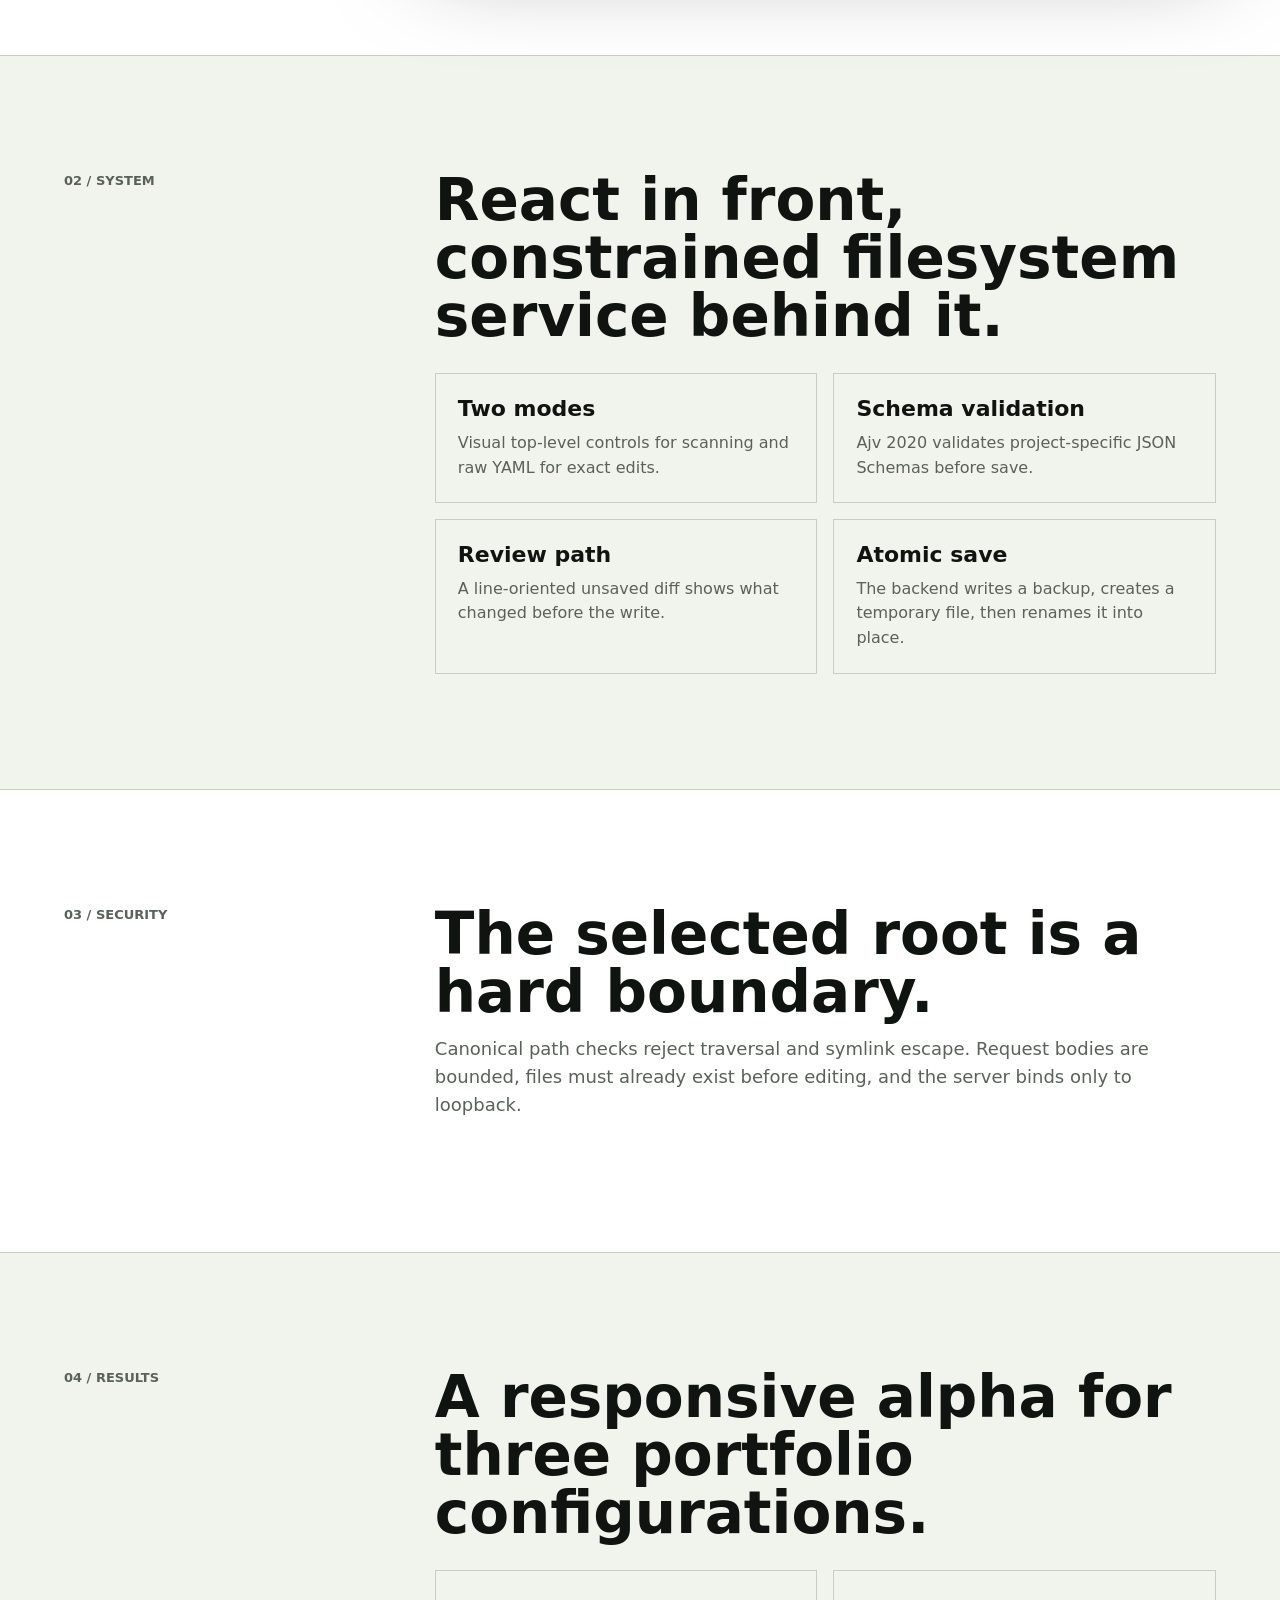
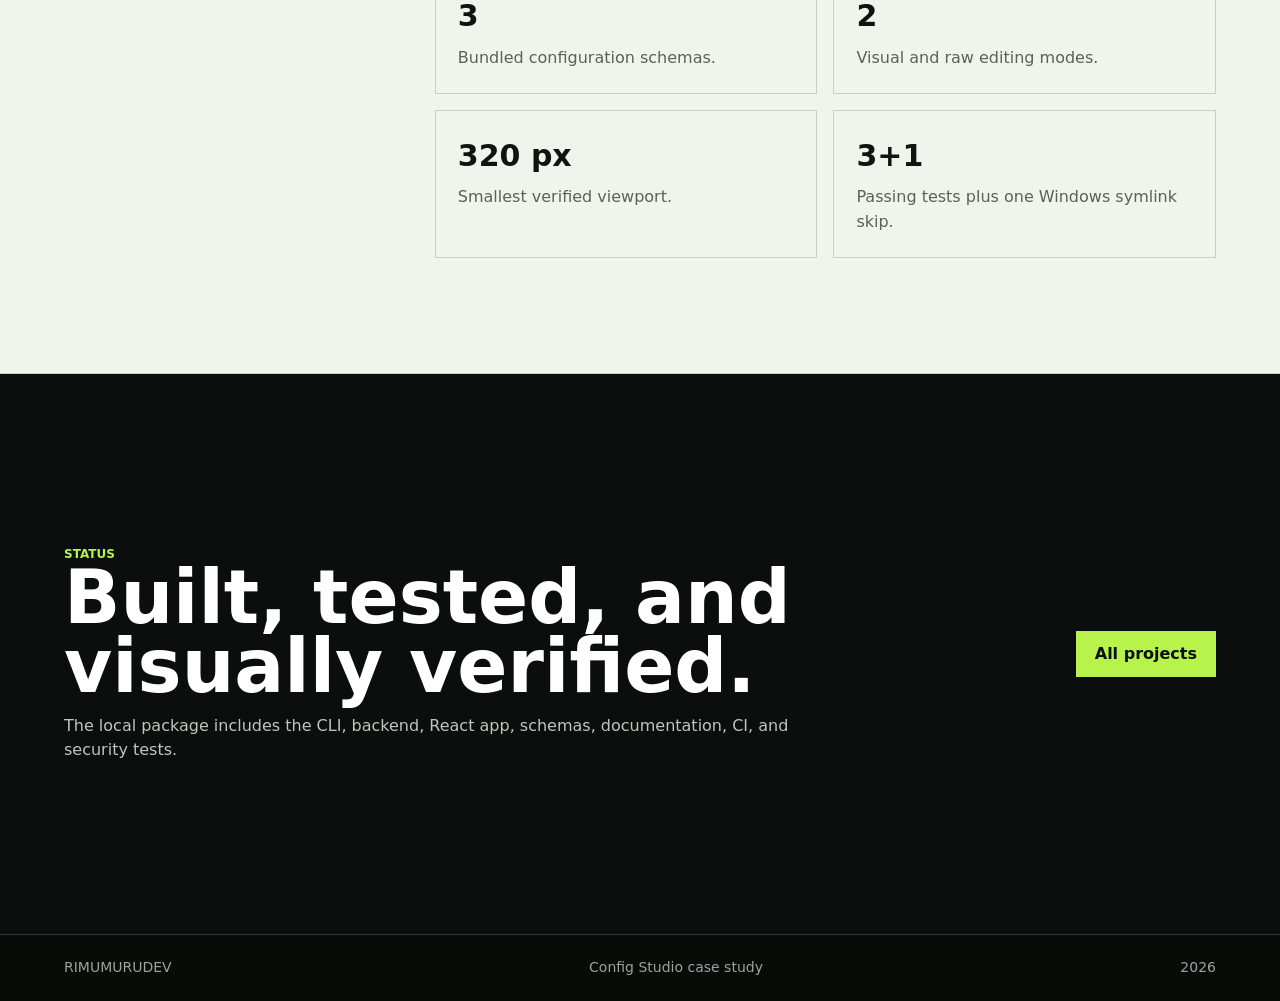
<file: config-studio.html>
<!doctype html>
<html lang="en">
  <head>
    <meta charset="utf-8" />
    <meta name="viewport" content="width=device-width, initial-scale=1" />
    <title>Config Studio Case Study | RIMUMURUDEV</title>
    <meta name="description" content="Case study for Config Studio, a safe local visual and raw YAML editor built with React and TypeScript." />
    <link
      rel="icon"
      href="data:image/svg+xml,%3Csvg xmlns='http://www.w3.org/2000/svg' viewBox='0 0 64 64'%3E%3Crect width='64' height='64' fill='%23b7ff3c'/%3E%3Ctext x='32' y='41' text-anchor='middle' font-family='Arial' font-size='25' font-weight='700' fill='%23121511'%3ERD%3C/text%3E%3C/svg%3E"
    />
    <link rel="stylesheet" href="./styles.css" />
  </head>
  <body>
    <header class="site-header">
      <a class="brand" href="./index.html"><span class="brand-mark">RD</span><span>RIMUMURUDEV</span></a>
      <nav class="nav"><a href="#system">System</a><a href="#security">Security</a><a href="#results">Results</a><a href="./index.html#work">All projects</a></nav>
    </header>
    <main>
      <section class="case-hero">
        <div class="case-hero-inner">
          <p class="eyebrow">Frontend tooling case study</p>
          <h1>Config Studio</h1>
          <p>A local React and TypeScript workspace for editing YAML through raw text or JSON Schema-backed visual controls, with validation and review before disk changes.</p>
          <div class="case-nav"><a href="./index.html#work">Portfolio catalog</a><a href="https://github.com/RIMUMURUDEV" target="_blank" rel="noreferrer">GitHub profile</a></div>
        </div>
      </section>
      <section class="case-section">
        <p class="case-kicker">01 / Experience</p>
        <div class="case-content">
          <h2>Configuration editing should be inspectable and reversible.</h2>
          <p>The interface keeps file navigation, mode selection, schema choice, validation status, and unsaved diff visible in one work-focused layout.</p>
          <figure class="featured-media"><img src="./assets/config-studio.png" alt="Config Studio editing a redacted Agent Loop Guard configuration" /><figcaption>The portfolio fixture contains no real credentials.</figcaption></figure>
        </div>
      </section>
      <section class="case-section" id="system">
        <p class="case-kicker">02 / System</p>
        <div class="case-content">
          <h2>React in front, constrained filesystem service behind it.</h2>
          <div class="decision-grid">
            <article><h3>Two modes</h3><p>Visual top-level controls for scanning and raw YAML for exact edits.</p></article>
            <article><h3>Schema validation</h3><p>Ajv 2020 validates project-specific JSON Schemas before save.</p></article>
            <article><h3>Review path</h3><p>A line-oriented unsaved diff shows what changed before the write.</p></article>
            <article><h3>Atomic save</h3><p>The backend writes a backup, creates a temporary file, then renames it into place.</p></article>
          </div>
        </div>
      </section>
      <section class="case-section" id="security">
        <p class="case-kicker">03 / Security</p>
        <div class="case-content">
          <h2>The selected root is a hard boundary.</h2>
          <p>Canonical path checks reject traversal and symlink escape. Request bodies are bounded, files must already exist before editing, and the server binds only to loopback.</p>
        </div>
      </section>
      <section class="case-section" id="results">
        <p class="case-kicker">04 / Results</p>
        <div class="case-content">
          <h2>A responsive alpha for three portfolio configurations.</h2>
          <div class="result-grid">
            <article><strong>3</strong><p>Bundled configuration schemas.</p></article>
            <article><strong>2</strong><p>Visual and raw editing modes.</p></article>
            <article><strong>320 px</strong><p>Smallest verified viewport.</p></article>
            <article><strong>3+1</strong><p>Passing tests plus one Windows symlink skip.</p></article>
          </div>
        </div>
      </section>
      <section class="contact"><div><p class="eyebrow">Status</p><h2>Built, tested, and visually verified.</h2><p>The local package includes the CLI, backend, React app, schemas, documentation, CI, and security tests.</p></div><div class="contact-actions"><a class="button primary" href="./index.html#work">All projects</a></div></section>
    </main>
    <footer><span>RIMUMURUDEV</span><span>Config Studio case study</span><span id="year"></span></footer>
    <script src="./script.js"></script>
  </body>
</html>
</file>
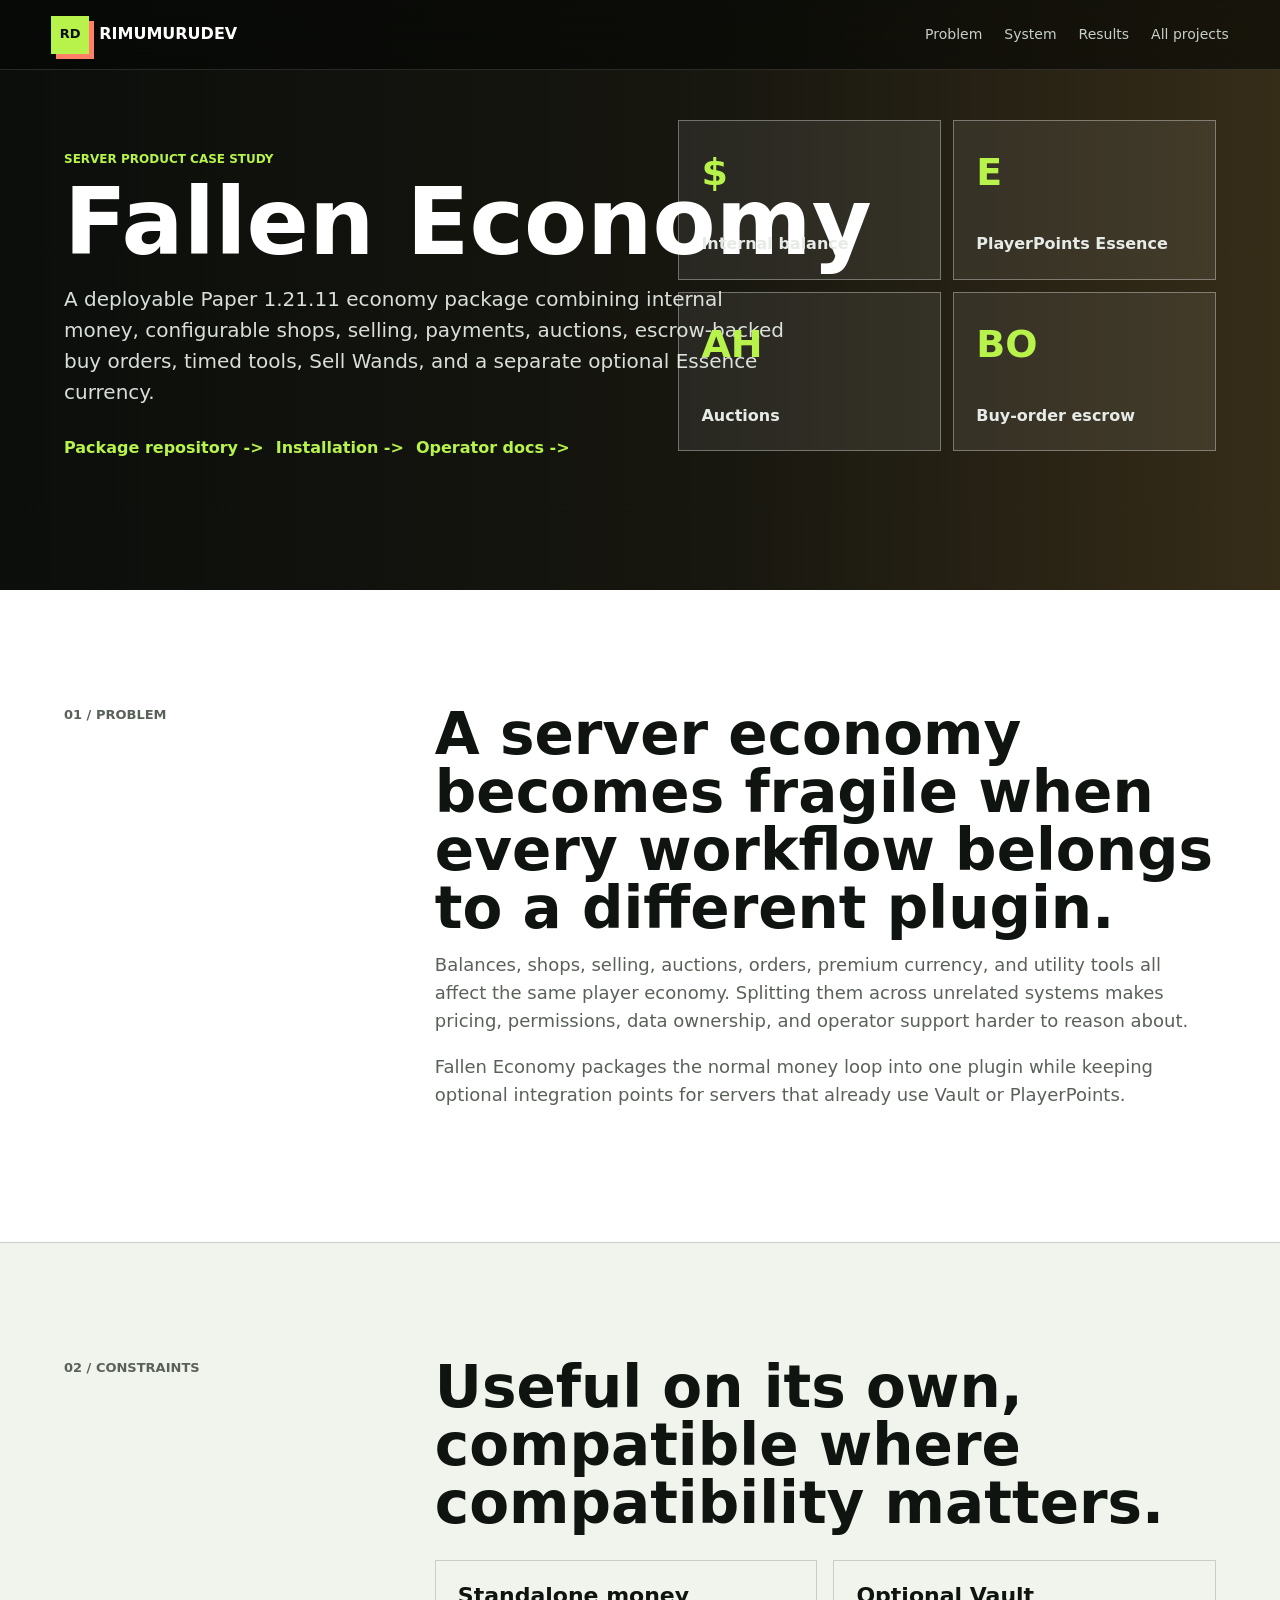
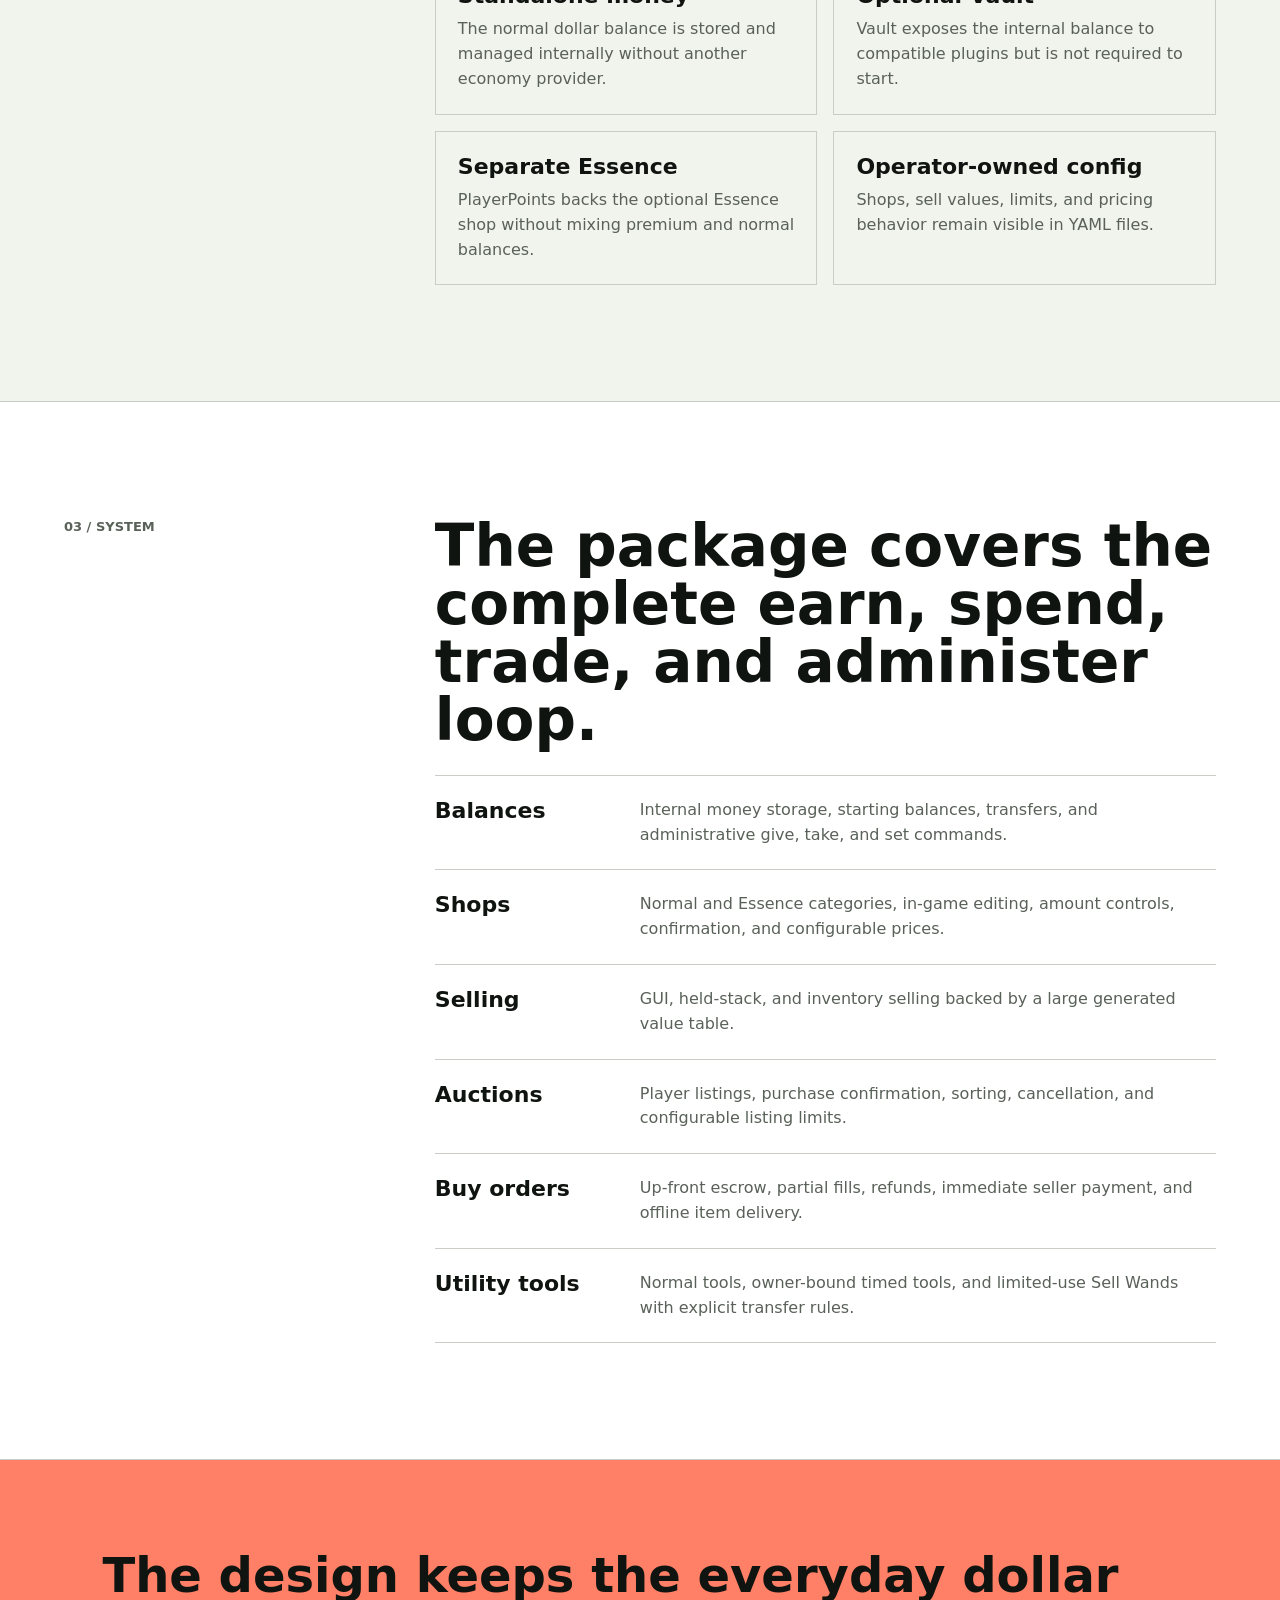
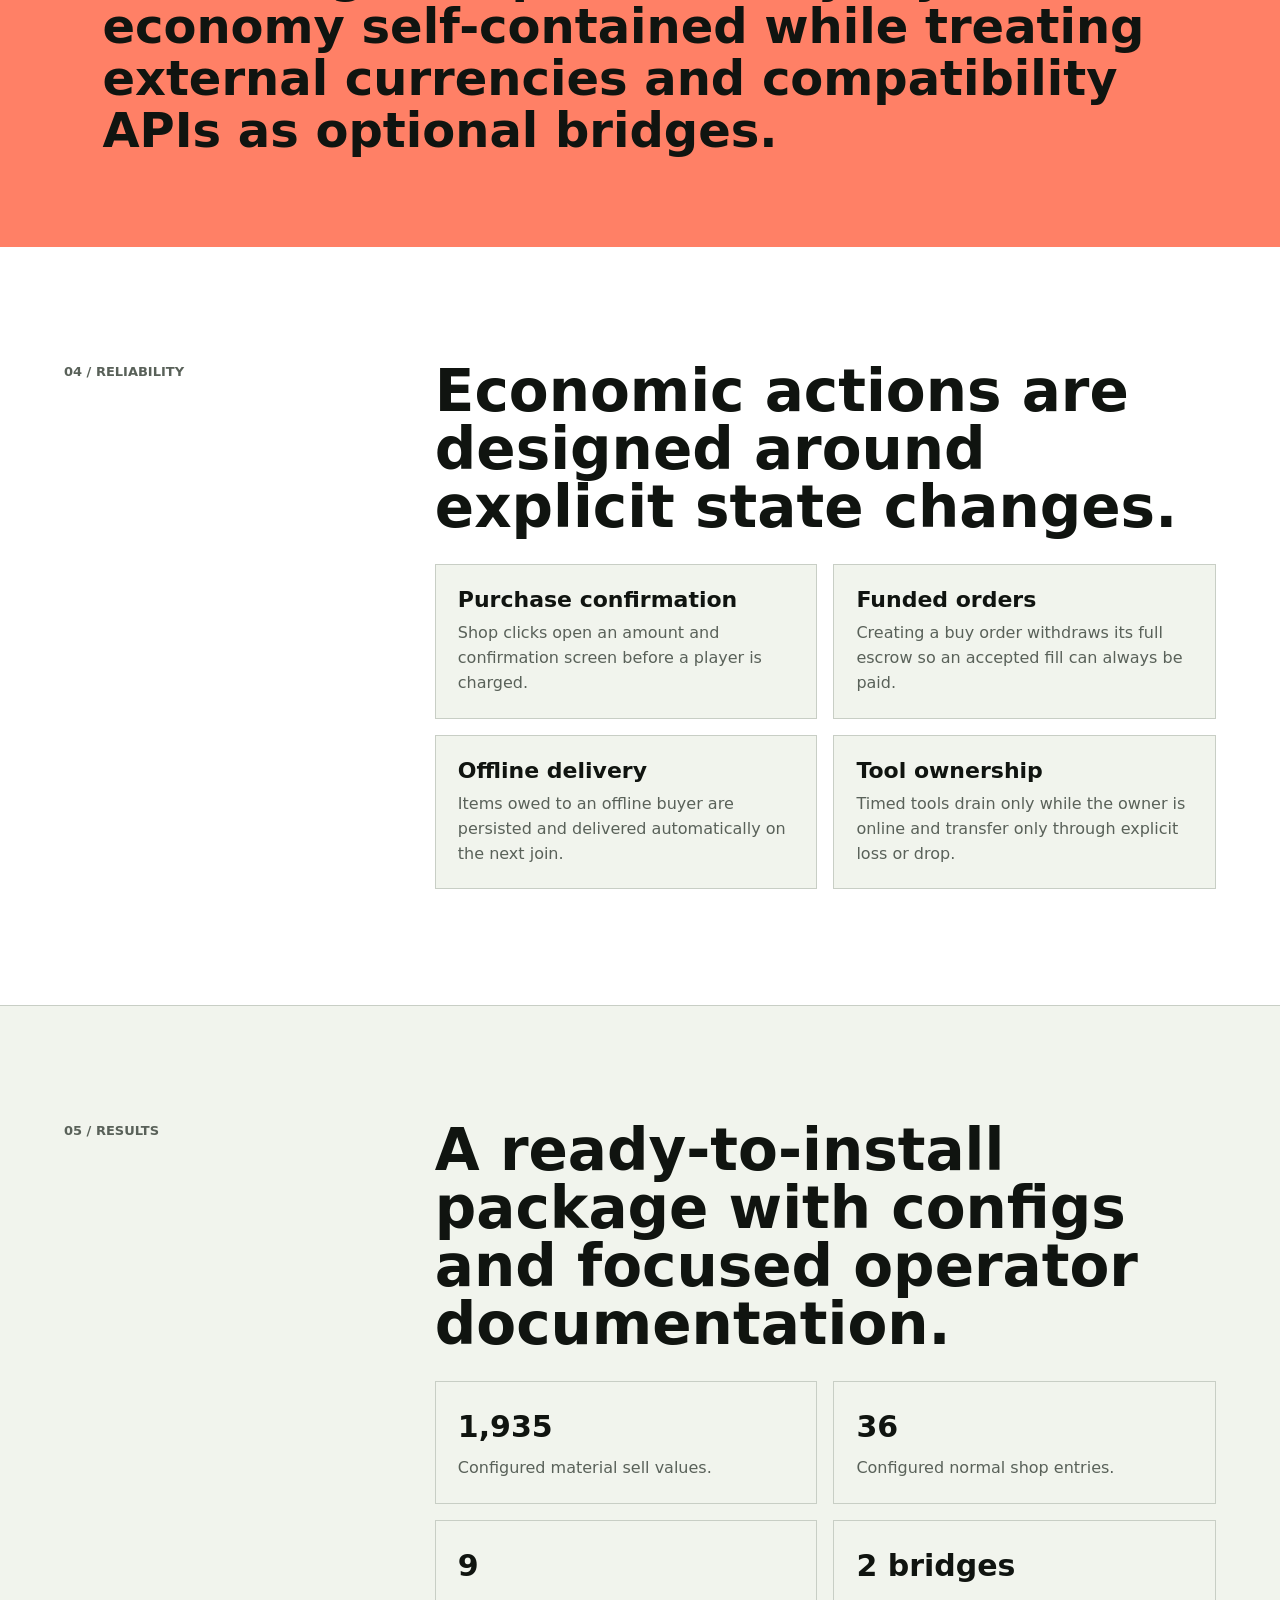
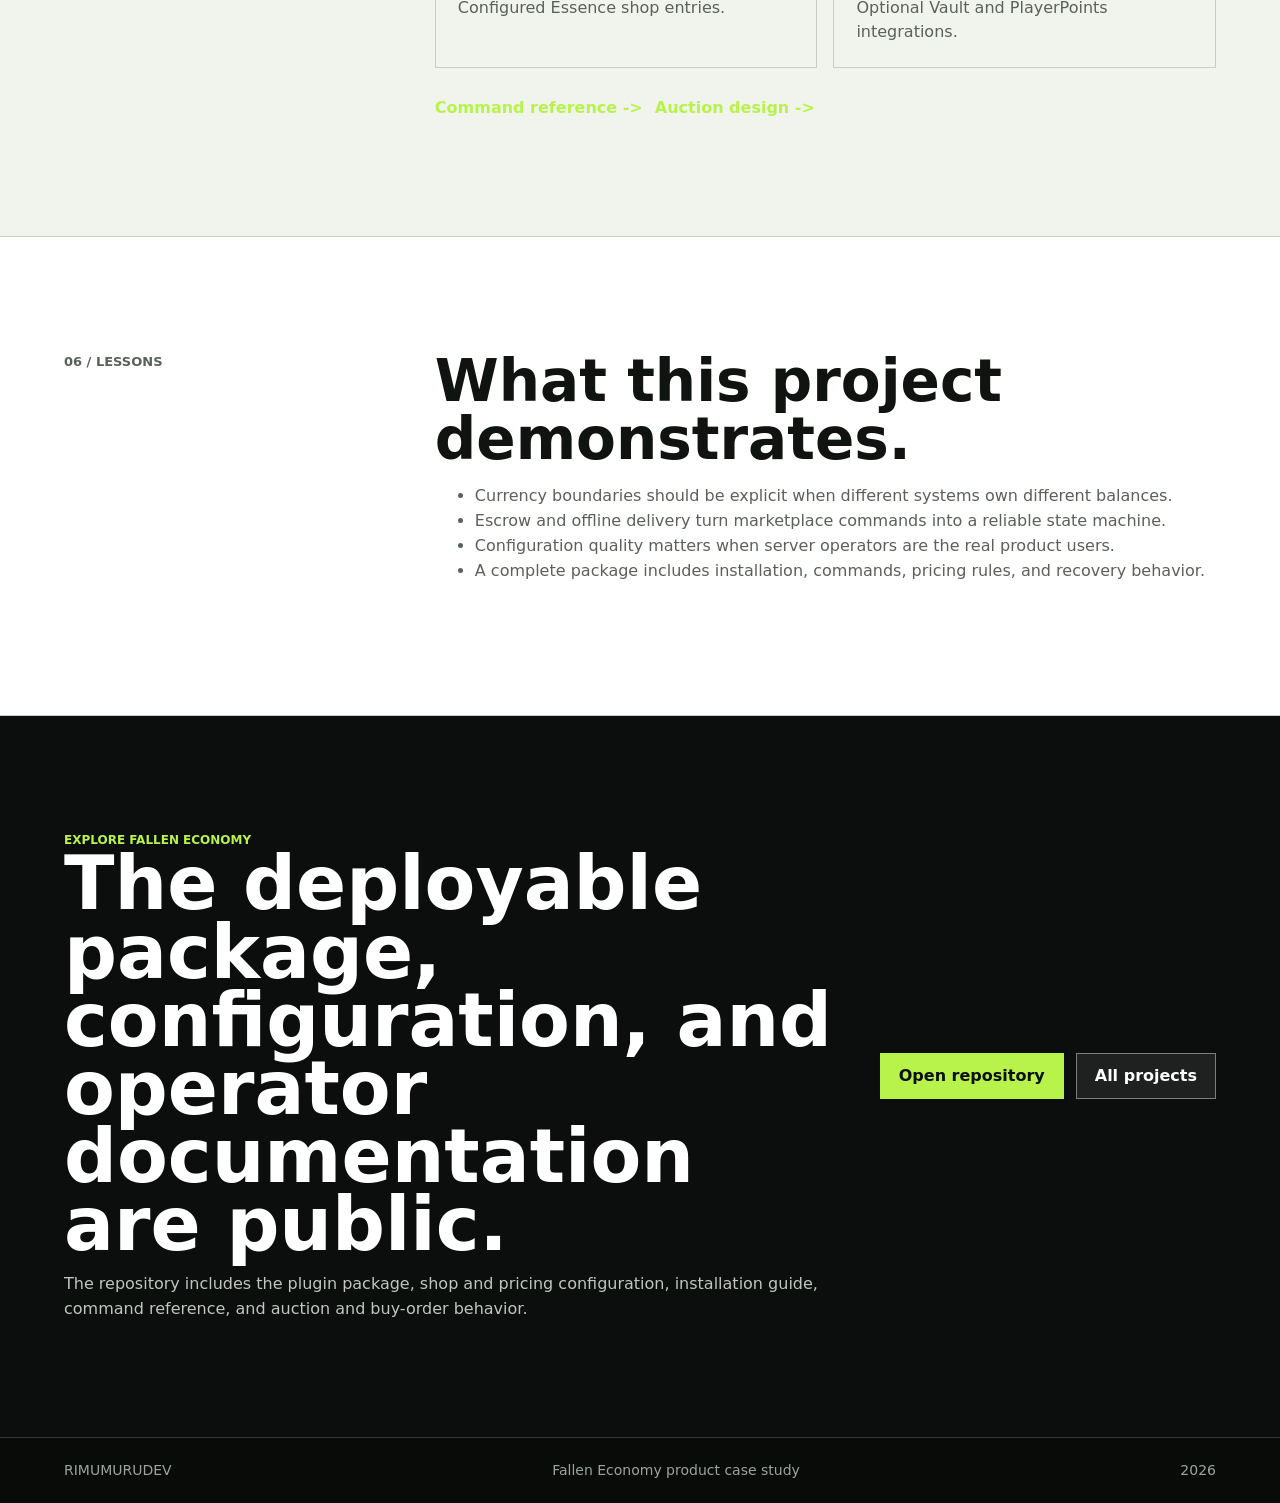
<file: fallen-economy.html>
<!doctype html>
<html lang="en">
  <head>
    <meta charset="utf-8" />
    <meta name="viewport" content="width=device-width, initial-scale=1" />
    <title>Fallen Economy Case Study | RIMUMURUDEV</title>
    <meta
      name="description"
      content="Product case study for Fallen Economy, a Paper server package with internal money, shops, selling, auctions, buy orders, tools, and optional currency integrations."
    />
    <meta property="og:title" content="Fallen Economy Case Study" />
    <meta
      property="og:description"
      content="A documented Paper 1.21 economy package with two currencies, shops, escrow-backed orders, auctions, and server operator tooling."
    />
    <link
      rel="icon"
      href="data:image/svg+xml,%3Csvg xmlns='http://www.w3.org/2000/svg' viewBox='0 0 64 64'%3E%3Crect width='64' height='64' fill='%23b7ff3c'/%3E%3Ctext x='32' y='41' text-anchor='middle' font-family='Arial' font-size='25' font-weight='700' fill='%23121511'%3ERD%3C/text%3E%3C/svg%3E"
    />
    <link rel="stylesheet" href="./styles.css" />
  </head>
  <body>
    <header class="site-header">
      <a class="brand" href="./index.html" aria-label="Back to portfolio">
        <span class="brand-mark">RD</span>
        <span>RIMUMURUDEV</span>
      </a>
      <nav class="nav" aria-label="Case study navigation">
        <a href="#problem">Problem</a>
        <a href="#system">System</a>
        <a href="#results">Results</a>
        <a href="./index.html#work">All projects</a>
      </nav>
    </header>

    <main>
      <section class="case-hero economy-hero">
        <div class="economy-ledger" aria-hidden="true">
          <span><b>$</b> Internal balance</span>
          <span><b>E</b> PlayerPoints Essence</span>
          <span><b>AH</b> Auctions</span>
          <span><b>BO</b> Buy-order escrow</span>
        </div>
        <div class="case-hero-inner">
          <p class="eyebrow">Server product case study</p>
          <h1>Fallen Economy</h1>
          <p>
            A deployable Paper 1.21.11 economy package combining internal money, configurable
            shops, selling, payments, auctions, escrow-backed buy orders, timed tools, Sell Wands,
            and a separate optional Essence currency.
          </p>
          <div class="case-nav">
            <a
              href="https://github.com/RIMUMURUDEV/Fallen-Economy"
              target="_blank"
              rel="noreferrer"
            >Package repository</a>
            <a
              href="https://github.com/RIMUMURUDEV/Fallen-Economy/blob/master/docs/INSTALLATION.md"
              target="_blank"
              rel="noreferrer"
            >Installation</a>
            <a
              href="https://github.com/RIMUMURUDEV/Fallen-Economy/tree/master/docs"
              target="_blank"
              rel="noreferrer"
            >Operator docs</a>
          </div>
        </div>
      </section>

      <section class="case-section" id="problem">
        <p class="case-kicker">01 / Problem</p>
        <div class="case-content">
          <h2>A server economy becomes fragile when every workflow belongs to a different plugin.</h2>
          <p>
            Balances, shops, selling, auctions, orders, premium currency, and utility tools all
            affect the same player economy. Splitting them across unrelated systems makes pricing,
            permissions, data ownership, and operator support harder to reason about.
          </p>
          <p>
            Fallen Economy packages the normal money loop into one plugin while keeping optional
            integration points for servers that already use Vault or PlayerPoints.
          </p>
        </div>
      </section>

      <section class="case-section">
        <p class="case-kicker">02 / Constraints</p>
        <div class="case-content">
          <h2>Useful on its own, compatible where compatibility matters.</h2>
          <div class="decision-grid">
            <article>
              <h3>Standalone money</h3>
              <p>The normal dollar balance is stored and managed internally without another economy provider.</p>
            </article>
            <article>
              <h3>Optional Vault</h3>
              <p>Vault exposes the internal balance to compatible plugins but is not required to start.</p>
            </article>
            <article>
              <h3>Separate Essence</h3>
              <p>PlayerPoints backs the optional Essence shop without mixing premium and normal balances.</p>
            </article>
            <article>
              <h3>Operator-owned config</h3>
              <p>Shops, sell values, limits, and pricing behavior remain visible in YAML files.</p>
            </article>
          </div>
        </div>
      </section>

      <section class="case-section" id="system">
        <p class="case-kicker">03 / System</p>
        <div class="case-content">
          <h2>The package covers the complete earn, spend, trade, and administer loop.</h2>
          <div class="module-list">
            <article>
              <h3>Balances</h3>
              <p>Internal money storage, starting balances, transfers, and administrative give, take, and set commands.</p>
            </article>
            <article>
              <h3>Shops</h3>
              <p>Normal and Essence categories, in-game editing, amount controls, confirmation, and configurable prices.</p>
            </article>
            <article>
              <h3>Selling</h3>
              <p>GUI, held-stack, and inventory selling backed by a large generated value table.</p>
            </article>
            <article>
              <h3>Auctions</h3>
              <p>Player listings, purchase confirmation, sorting, cancellation, and configurable listing limits.</p>
            </article>
            <article>
              <h3>Buy orders</h3>
              <p>Up-front escrow, partial fills, refunds, immediate seller payment, and offline item delivery.</p>
            </article>
            <article>
              <h3>Utility tools</h3>
              <p>Normal tools, owner-bound timed tools, and limited-use Sell Wands with explicit transfer rules.</p>
            </article>
          </div>
        </div>
      </section>

      <section class="case-quote economy-quote">
        The design keeps the everyday dollar economy self-contained while treating external
        currencies and compatibility APIs as optional bridges.
      </section>

      <section class="case-section">
        <p class="case-kicker">04 / Reliability</p>
        <div class="case-content">
          <h2>Economic actions are designed around explicit state changes.</h2>
          <div class="decision-grid">
            <article>
              <h3>Purchase confirmation</h3>
              <p>Shop clicks open an amount and confirmation screen before a player is charged.</p>
            </article>
            <article>
              <h3>Funded orders</h3>
              <p>Creating a buy order withdraws its full escrow so an accepted fill can always be paid.</p>
            </article>
            <article>
              <h3>Offline delivery</h3>
              <p>Items owed to an offline buyer are persisted and delivered automatically on the next join.</p>
            </article>
            <article>
              <h3>Tool ownership</h3>
              <p>Timed tools drain only while the owner is online and transfer only through explicit loss or drop.</p>
            </article>
          </div>
        </div>
      </section>

      <section class="case-section" id="results">
        <p class="case-kicker">05 / Results</p>
        <div class="case-content">
          <h2>A ready-to-install package with configs and focused operator documentation.</h2>
          <div class="result-grid">
            <article>
              <strong>1,935</strong>
              <p>Configured material sell values.</p>
            </article>
            <article>
              <strong>36</strong>
              <p>Configured normal shop entries.</p>
            </article>
            <article>
              <strong>9</strong>
              <p>Configured Essence shop entries.</p>
            </article>
            <article>
              <strong>2 bridges</strong>
              <p>Optional Vault and PlayerPoints integrations.</p>
            </article>
          </div>
          <div class="case-nav">
            <a
              href="https://github.com/RIMUMURUDEV/Fallen-Economy/blob/master/docs/COMMANDS.md"
              target="_blank"
              rel="noreferrer"
            >Command reference</a>
            <a
              href="https://github.com/RIMUMURUDEV/Fallen-Economy/blob/master/docs/AUCTION_AND_ORDERS.md"
              target="_blank"
              rel="noreferrer"
            >Auction design</a>
          </div>
        </div>
      </section>

      <section class="case-section">
        <p class="case-kicker">06 / Lessons</p>
        <div class="case-content">
          <h2>What this project demonstrates.</h2>
          <ul>
            <li>Currency boundaries should be explicit when different systems own different balances.</li>
            <li>Escrow and offline delivery turn marketplace commands into a reliable state machine.</li>
            <li>Configuration quality matters when server operators are the real product users.</li>
            <li>A complete package includes installation, commands, pricing rules, and recovery behavior.</li>
          </ul>
        </div>
      </section>

      <section class="contact">
        <div>
          <p class="eyebrow">Explore Fallen Economy</p>
          <h2>The deployable package, configuration, and operator documentation are public.</h2>
          <p>
            The repository includes the plugin package, shop and pricing configuration,
            installation guide, command reference, and auction and buy-order behavior.
          </p>
        </div>
        <div class="contact-actions">
          <a
            class="button primary"
            href="https://github.com/RIMUMURUDEV/Fallen-Economy"
            target="_blank"
            rel="noreferrer"
          >Open repository</a>
          <a class="button secondary" href="./index.html#work">All projects</a>
        </div>
      </section>
    </main>

    <footer>
      <span>RIMUMURUDEV</span>
      <span>Fallen Economy product case study</span>
      <span id="year"></span>
    </footer>

    <script src="./script.js"></script>
  </body>
</html>
</file>
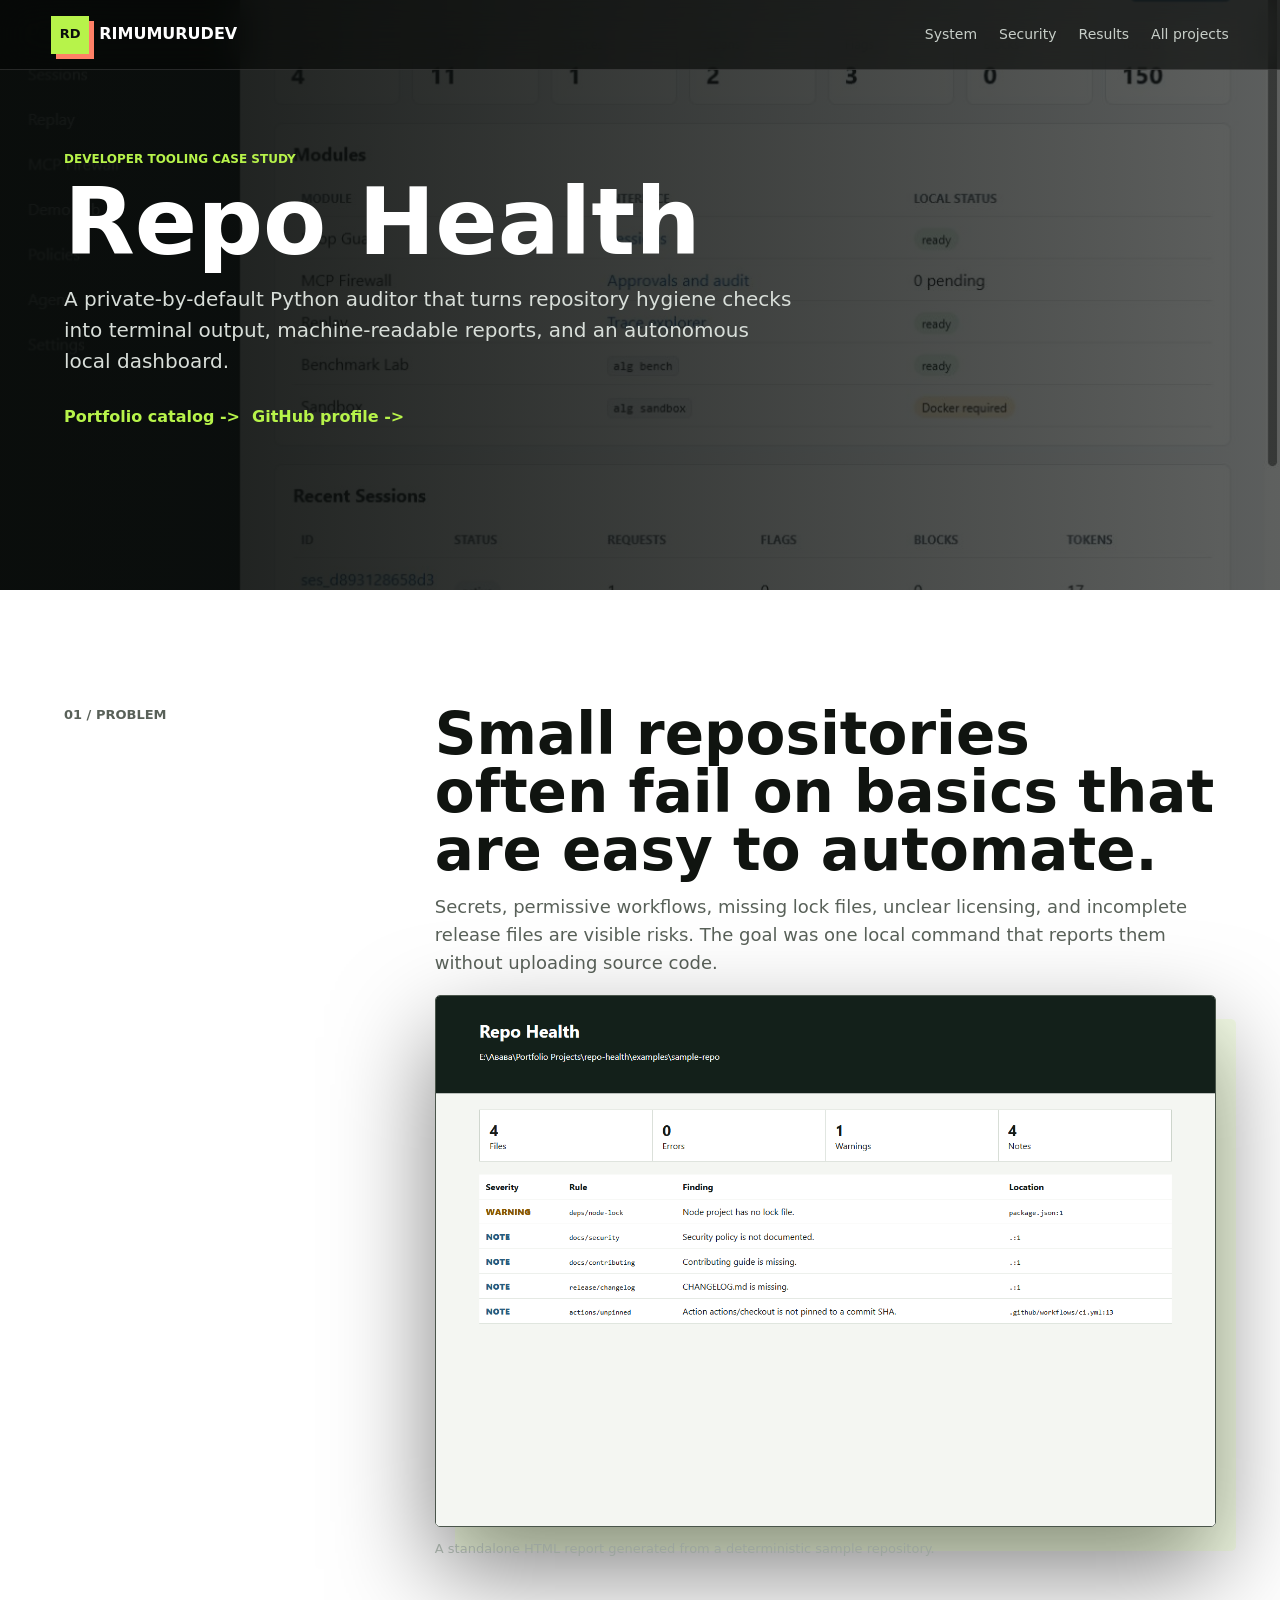
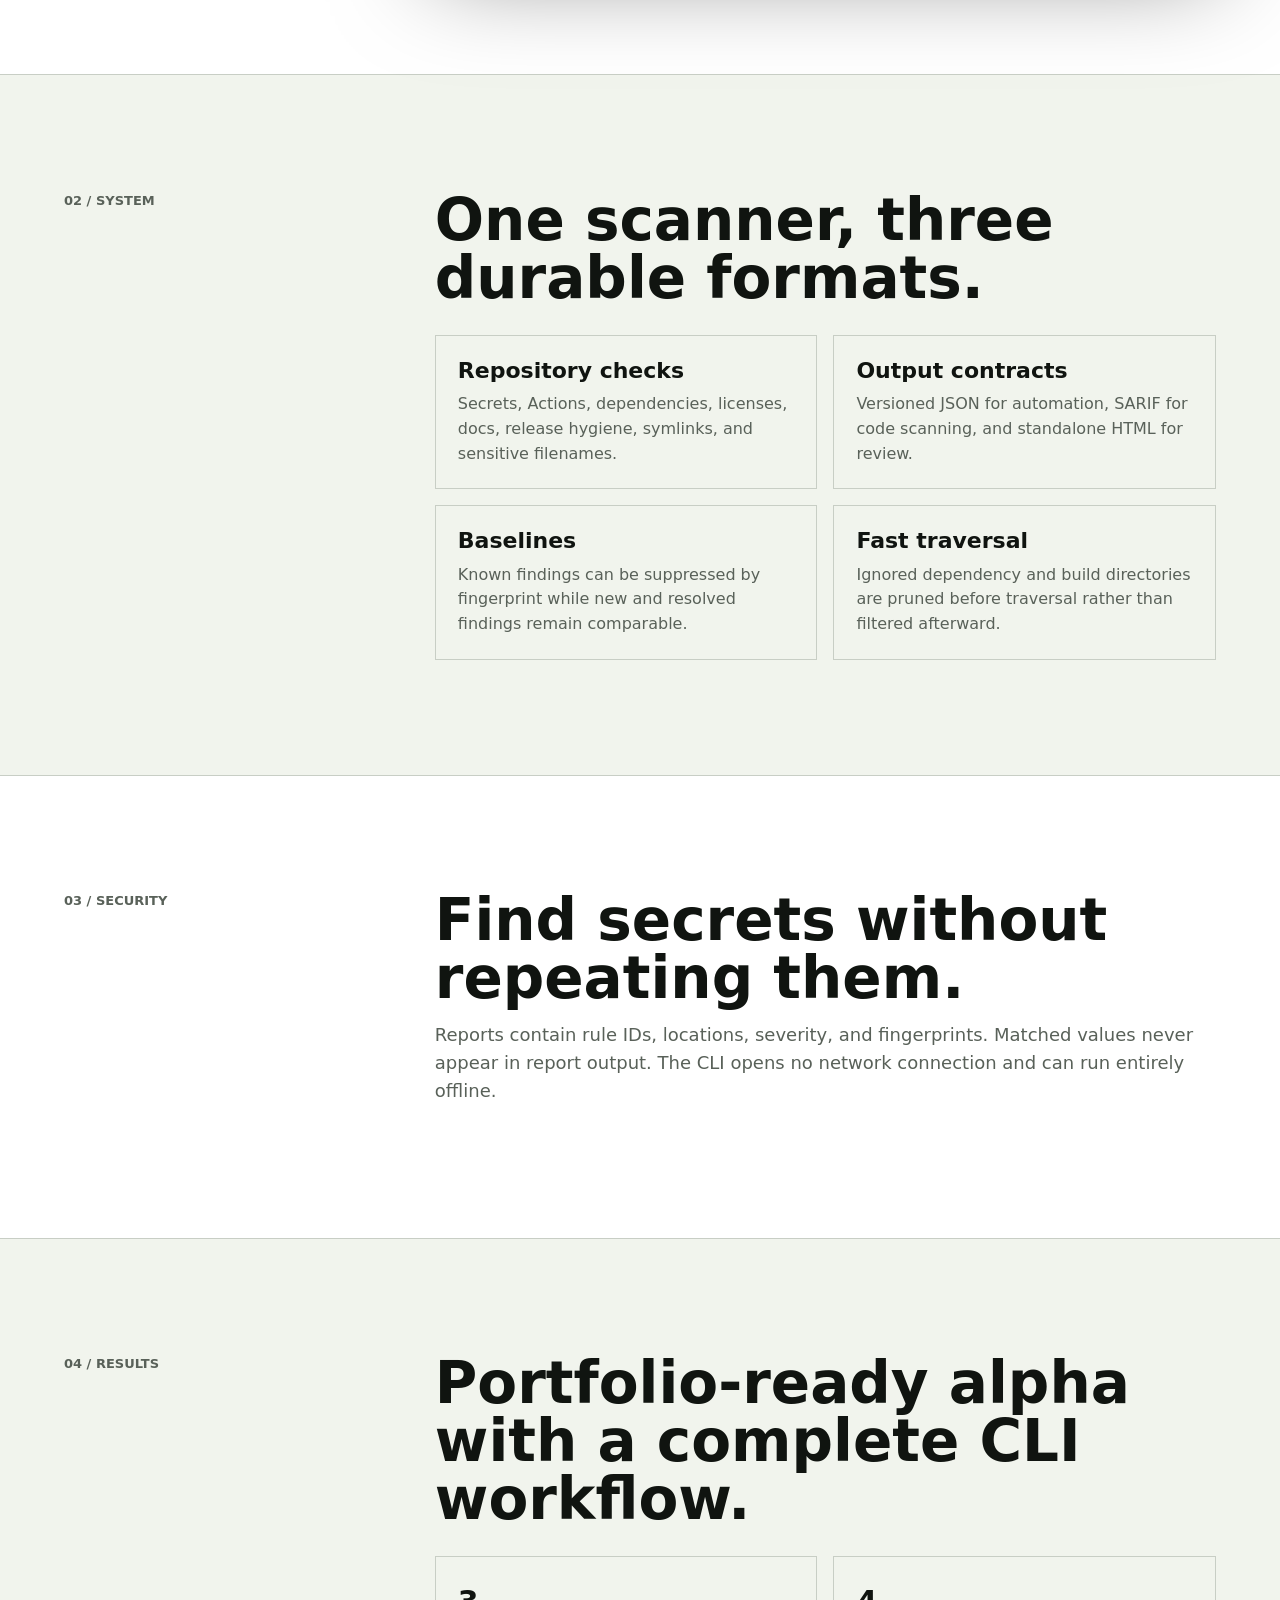
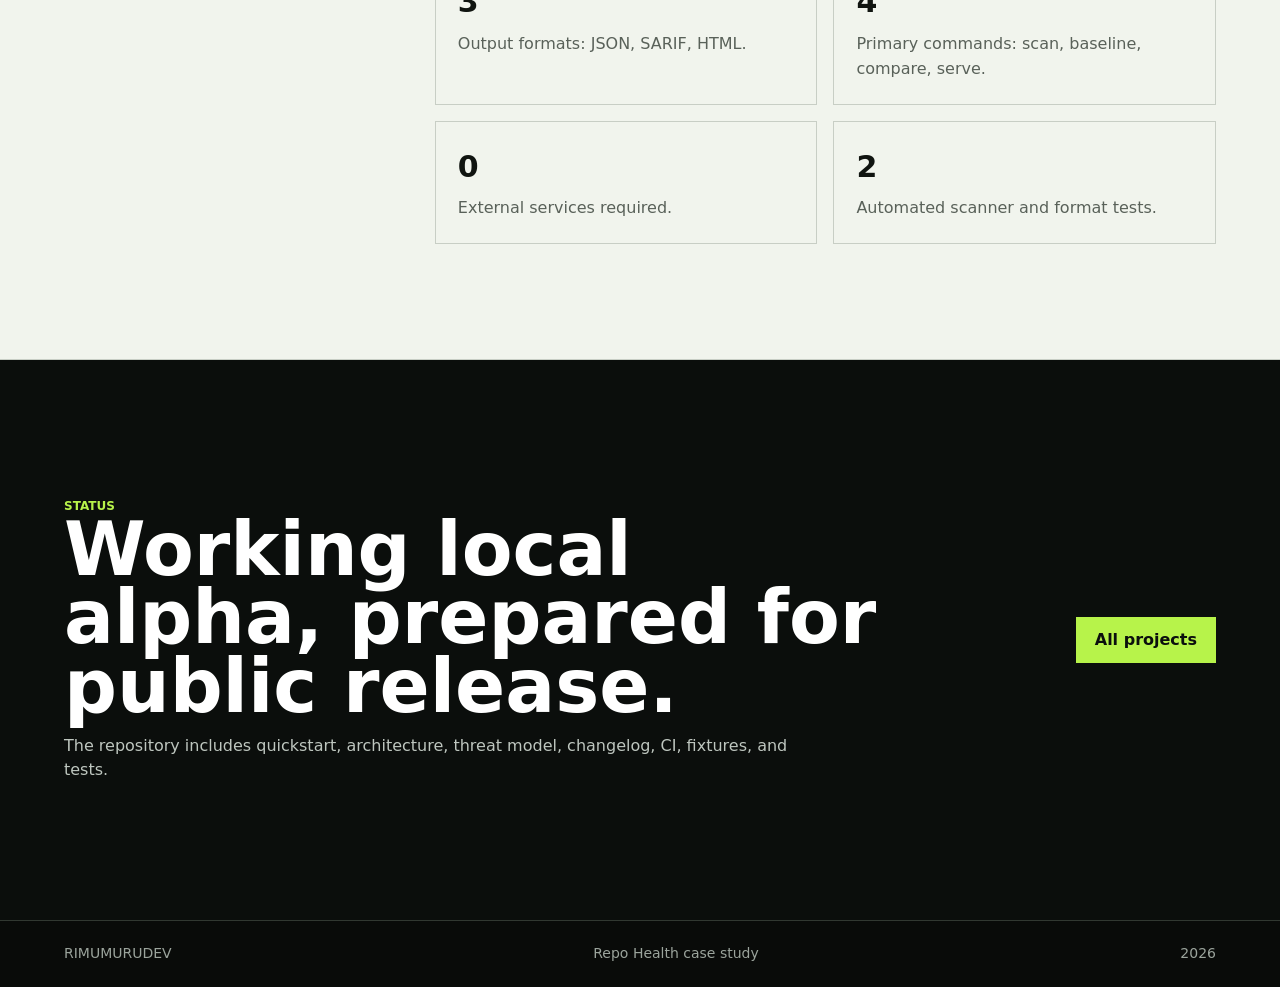
<file: repo-health.html>
<!doctype html>
<html lang="en">
  <head>
    <meta charset="utf-8" />
    <meta name="viewport" content="width=device-width, initial-scale=1" />
    <title>Repo Health Case Study | RIMUMURUDEV</title>
    <meta name="description" content="Case study for Repo Health, a local repository audit CLI with JSON, SARIF, and standalone HTML output." />
    <link
      rel="icon"
      href="data:image/svg+xml,%3Csvg xmlns='http://www.w3.org/2000/svg' viewBox='0 0 64 64'%3E%3Crect width='64' height='64' fill='%23b7ff3c'/%3E%3Ctext x='32' y='41' text-anchor='middle' font-family='Arial' font-size='25' font-weight='700' fill='%23121511'%3ERD%3C/text%3E%3C/svg%3E"
    />
    <link rel="stylesheet" href="./styles.css" />
  </head>
  <body>
    <header class="site-header">
      <a class="brand" href="./index.html"><span class="brand-mark">RD</span><span>RIMUMURUDEV</span></a>
      <nav class="nav"><a href="#system">System</a><a href="#security">Security</a><a href="#results">Results</a><a href="./index.html#work">All projects</a></nav>
    </header>
    <main>
      <section class="case-hero">
        <div class="case-hero-inner">
          <p class="eyebrow">Developer tooling case study</p>
          <h1>Repo Health</h1>
          <p>A private-by-default Python auditor that turns repository hygiene checks into terminal output, machine-readable reports, and an autonomous local dashboard.</p>
          <div class="case-nav"><a href="./index.html#work">Portfolio catalog</a><a href="https://github.com/RIMUMURUDEV" target="_blank" rel="noreferrer">GitHub profile</a></div>
        </div>
      </section>
      <section class="case-section">
        <p class="case-kicker">01 / Problem</p>
        <div class="case-content">
          <h2>Small repositories often fail on basics that are easy to automate.</h2>
          <p>Secrets, permissive workflows, missing lock files, unclear licensing, and incomplete release files are visible risks. The goal was one local command that reports them without uploading source code.</p>
          <figure class="featured-media"><img src="./assets/repo-health.png" alt="Repo Health report with severity, rule, finding, and location columns" /><figcaption>A standalone HTML report generated from a deterministic sample repository.</figcaption></figure>
        </div>
      </section>
      <section class="case-section" id="system">
        <p class="case-kicker">02 / System</p>
        <div class="case-content">
          <h2>One scanner, three durable formats.</h2>
          <div class="decision-grid">
            <article><h3>Repository checks</h3><p>Secrets, Actions, dependencies, licenses, docs, release hygiene, symlinks, and sensitive filenames.</p></article>
            <article><h3>Output contracts</h3><p>Versioned JSON for automation, SARIF for code scanning, and standalone HTML for review.</p></article>
            <article><h3>Baselines</h3><p>Known findings can be suppressed by fingerprint while new and resolved findings remain comparable.</p></article>
            <article><h3>Fast traversal</h3><p>Ignored dependency and build directories are pruned before traversal rather than filtered afterward.</p></article>
          </div>
        </div>
      </section>
      <section class="case-section" id="security">
        <p class="case-kicker">03 / Security</p>
        <div class="case-content">
          <h2>Find secrets without repeating them.</h2>
          <p>Reports contain rule IDs, locations, severity, and fingerprints. Matched values never appear in report output. The CLI opens no network connection and can run entirely offline.</p>
        </div>
      </section>
      <section class="case-section" id="results">
        <p class="case-kicker">04 / Results</p>
        <div class="case-content">
          <h2>Portfolio-ready alpha with a complete CLI workflow.</h2>
          <div class="result-grid">
            <article><strong>3</strong><p>Output formats: JSON, SARIF, HTML.</p></article>
            <article><strong>4</strong><p>Primary commands: scan, baseline, compare, serve.</p></article>
            <article><strong>0</strong><p>External services required.</p></article>
            <article><strong>2</strong><p>Automated scanner and format tests.</p></article>
          </div>
        </div>
      </section>
      <section class="contact"><div><p class="eyebrow">Status</p><h2>Working local alpha, prepared for public release.</h2><p>The repository includes quickstart, architecture, threat model, changelog, CI, fixtures, and tests.</p></div><div class="contact-actions"><a class="button primary" href="./index.html#work">All projects</a></div></section>
    </main>
    <footer><span>RIMUMURUDEV</span><span>Repo Health case study</span><span id="year"></span></footer>
    <script src="./script.js"></script>
  </body>
</html>
</file>
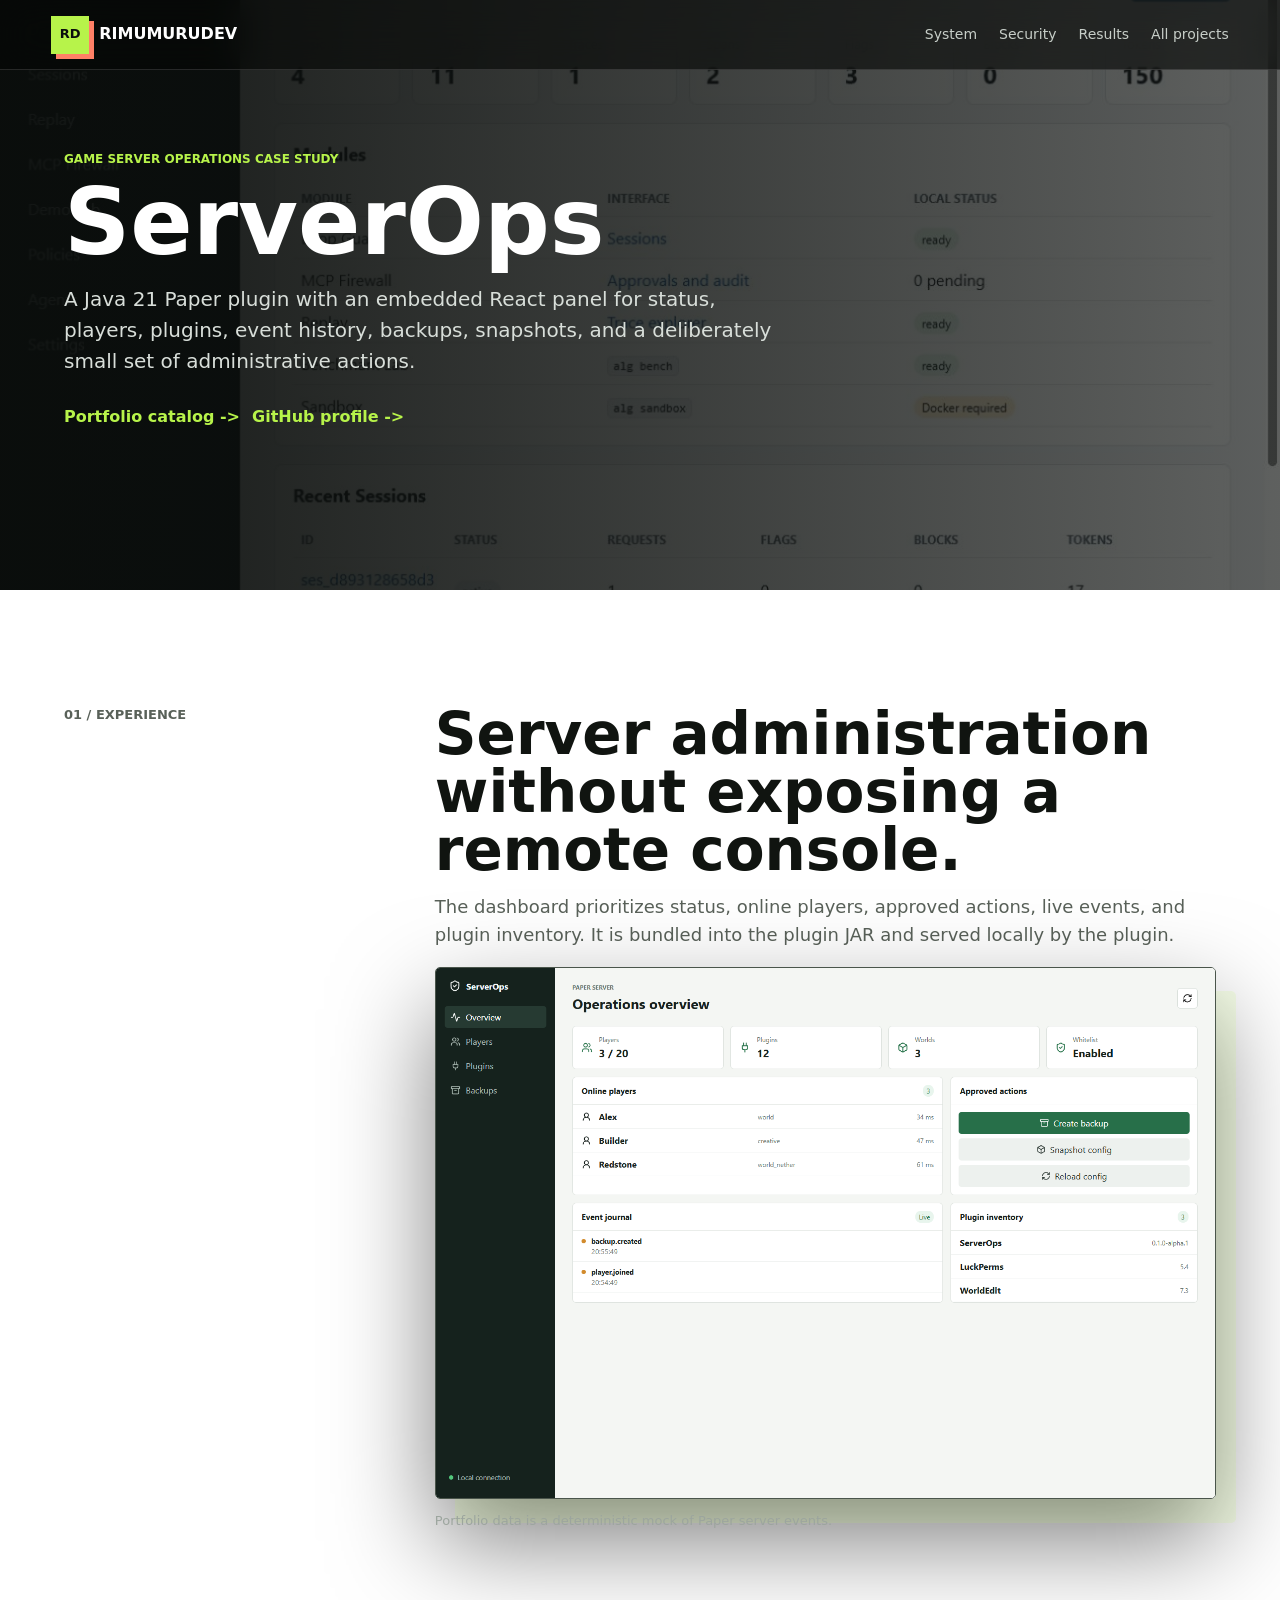
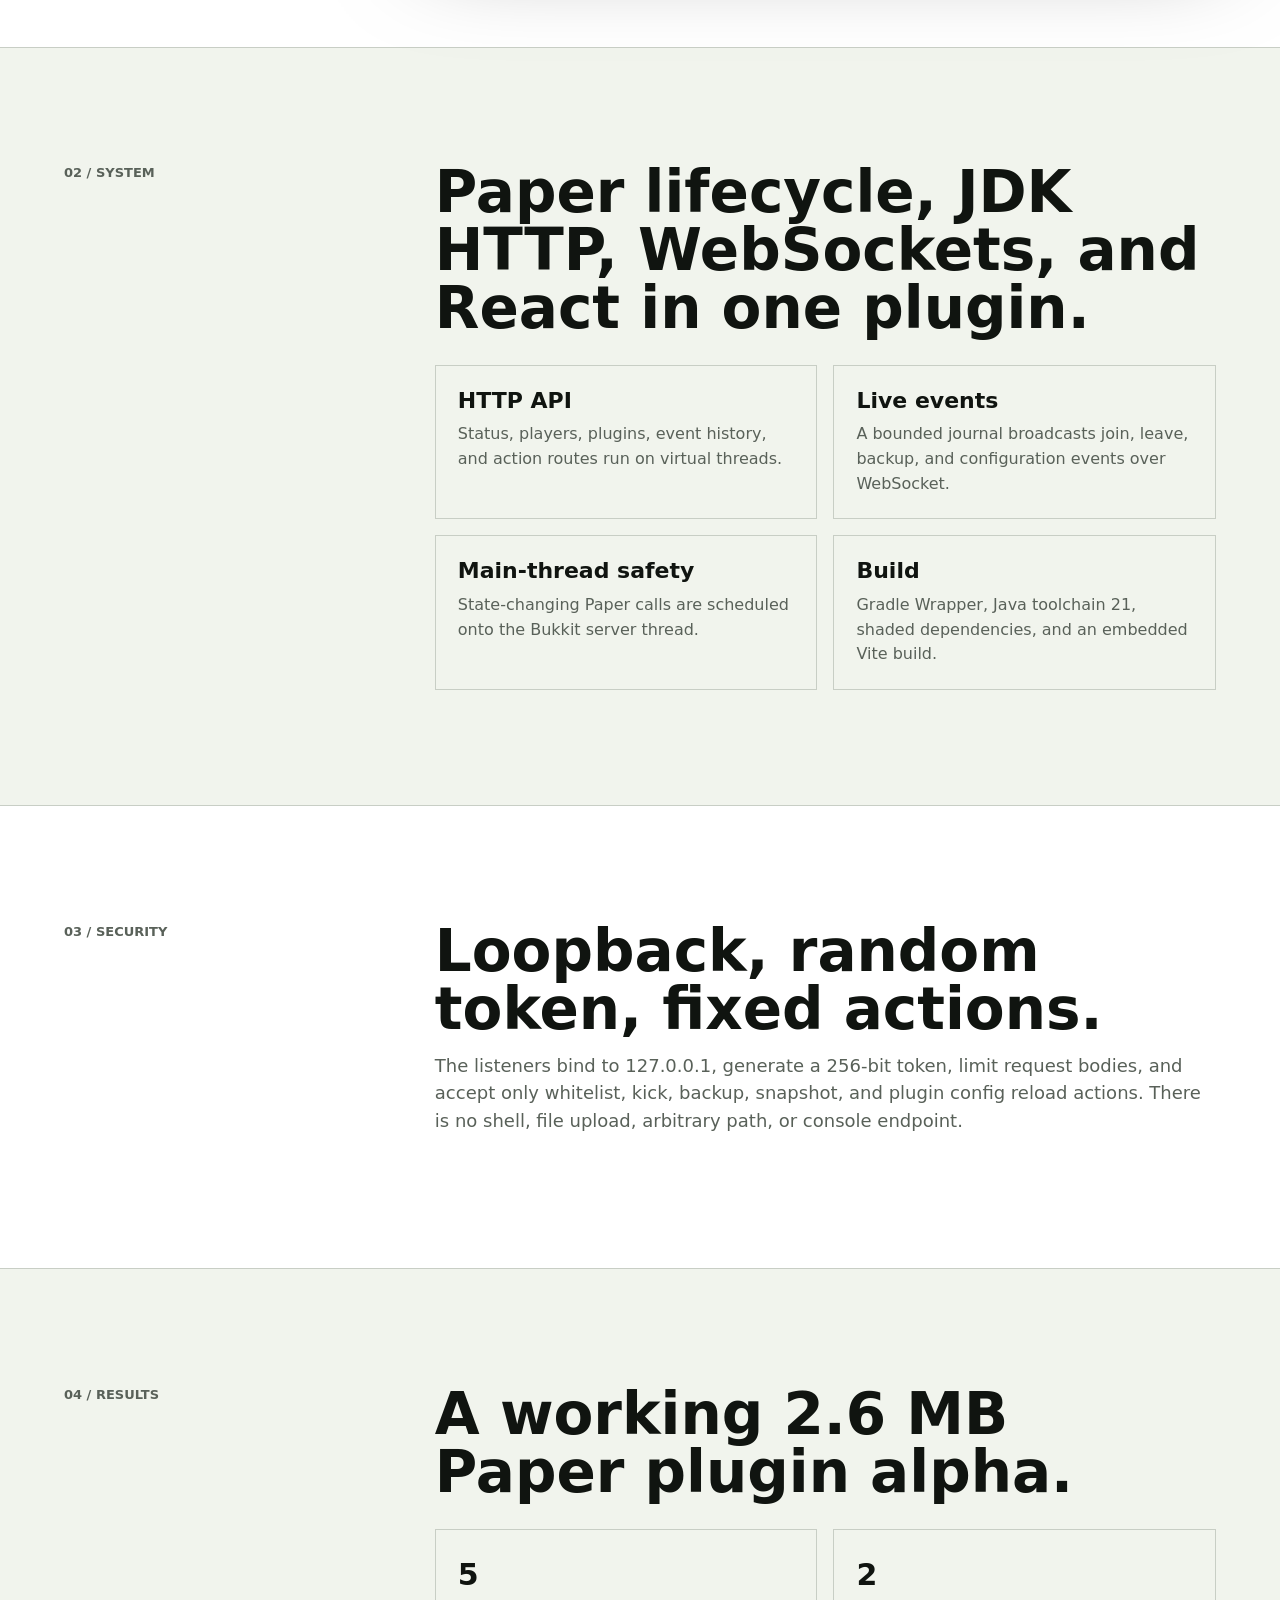
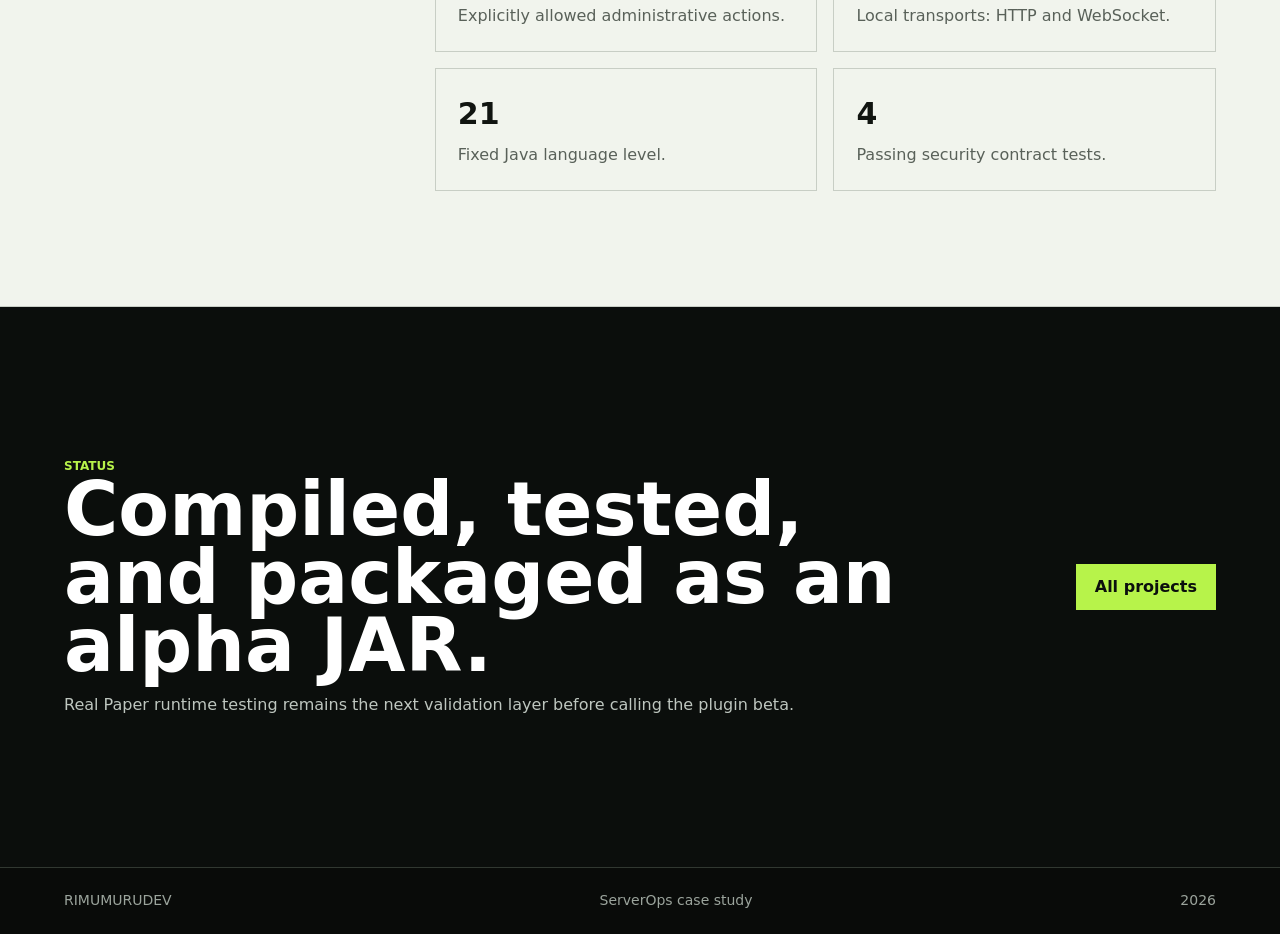
<file: serverops.html>
<!doctype html>
<html lang="en">
  <head>
    <meta charset="utf-8" />
    <meta name="viewport" content="width=device-width, initial-scale=1" />
    <title>ServerOps Case Study | RIMUMURUDEV</title>
    <meta name="description" content="Case study for ServerOps, a Java 21 Paper plugin with authenticated local APIs, WebSocket events, and an embedded React dashboard." />
    <link
      rel="icon"
      href="data:image/svg+xml,%3Csvg xmlns='http://www.w3.org/2000/svg' viewBox='0 0 64 64'%3E%3Crect width='64' height='64' fill='%23b7ff3c'/%3E%3Ctext x='32' y='41' text-anchor='middle' font-family='Arial' font-size='25' font-weight='700' fill='%23121511'%3ERD%3C/text%3E%3C/svg%3E"
    />
    <link rel="stylesheet" href="./styles.css" />
  </head>
  <body>
    <header class="site-header">
      <a class="brand" href="./index.html"><span class="brand-mark">RD</span><span>RIMUMURUDEV</span></a>
      <nav class="nav"><a href="#system">System</a><a href="#security">Security</a><a href="#results">Results</a><a href="./index.html#work">All projects</a></nav>
    </header>
    <main>
      <section class="case-hero">
        <div class="case-hero-inner">
          <p class="eyebrow">Game server operations case study</p>
          <h1>ServerOps</h1>
          <p>A Java 21 Paper plugin with an embedded React panel for status, players, plugins, event history, backups, snapshots, and a deliberately small set of administrative actions.</p>
          <div class="case-nav"><a href="./index.html#work">Portfolio catalog</a><a href="https://github.com/RIMUMURUDEV" target="_blank" rel="noreferrer">GitHub profile</a></div>
        </div>
      </section>
      <section class="case-section">
        <p class="case-kicker">01 / Experience</p>
        <div class="case-content">
          <h2>Server administration without exposing a remote console.</h2>
          <p>The dashboard prioritizes status, online players, approved actions, live events, and plugin inventory. It is bundled into the plugin JAR and served locally by the plugin.</p>
          <figure class="featured-media"><img src="./assets/serverops.png" alt="ServerOps operations dashboard with players, actions, events, and plugins" /><figcaption>Portfolio data is a deterministic mock of Paper server events.</figcaption></figure>
        </div>
      </section>
      <section class="case-section" id="system">
        <p class="case-kicker">02 / System</p>
        <div class="case-content">
          <h2>Paper lifecycle, JDK HTTP, WebSockets, and React in one plugin.</h2>
          <div class="decision-grid">
            <article><h3>HTTP API</h3><p>Status, players, plugins, event history, and action routes run on virtual threads.</p></article>
            <article><h3>Live events</h3><p>A bounded journal broadcasts join, leave, backup, and configuration events over WebSocket.</p></article>
            <article><h3>Main-thread safety</h3><p>State-changing Paper calls are scheduled onto the Bukkit server thread.</p></article>
            <article><h3>Build</h3><p>Gradle Wrapper, Java toolchain 21, shaded dependencies, and an embedded Vite build.</p></article>
          </div>
        </div>
      </section>
      <section class="case-section" id="security">
        <p class="case-kicker">03 / Security</p>
        <div class="case-content">
          <h2>Loopback, random token, fixed actions.</h2>
          <p>The listeners bind to 127.0.0.1, generate a 256-bit token, limit request bodies, and accept only whitelist, kick, backup, snapshot, and plugin config reload actions. There is no shell, file upload, arbitrary path, or console endpoint.</p>
        </div>
      </section>
      <section class="case-section" id="results">
        <p class="case-kicker">04 / Results</p>
        <div class="case-content">
          <h2>A working 2.6 MB Paper plugin alpha.</h2>
          <div class="result-grid">
            <article><strong>5</strong><p>Explicitly allowed administrative actions.</p></article>
            <article><strong>2</strong><p>Local transports: HTTP and WebSocket.</p></article>
            <article><strong>21</strong><p>Fixed Java language level.</p></article>
            <article><strong>4</strong><p>Passing security contract tests.</p></article>
          </div>
        </div>
      </section>
      <section class="contact"><div><p class="eyebrow">Status</p><h2>Compiled, tested, and packaged as an alpha JAR.</h2><p>Real Paper runtime testing remains the next validation layer before calling the plugin beta.</p></div><div class="contact-actions"><a class="button primary" href="./index.html#work">All projects</a></div></section>
    </main>
    <footer><span>RIMUMURUDEV</span><span>ServerOps case study</span><span id="year"></span></footer>
    <script src="./script.js"></script>
  </body>
</html>
</file>
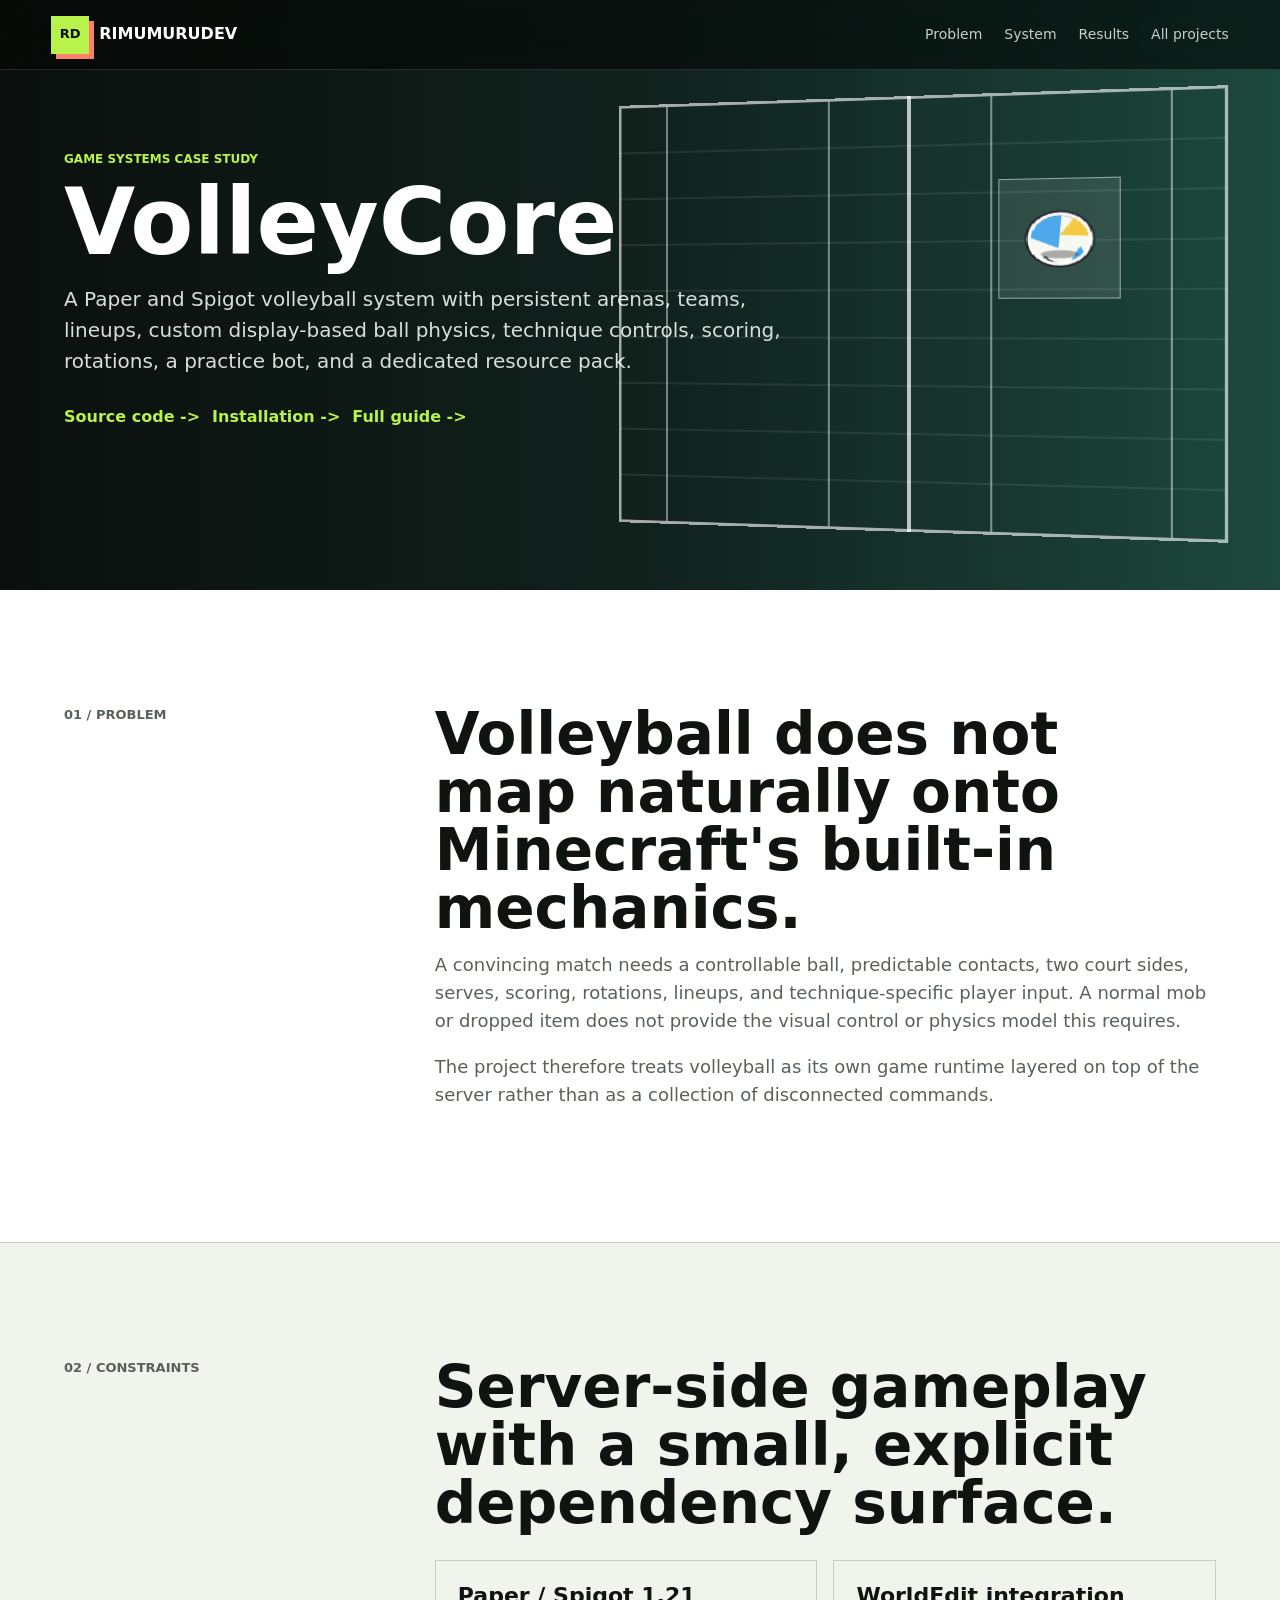
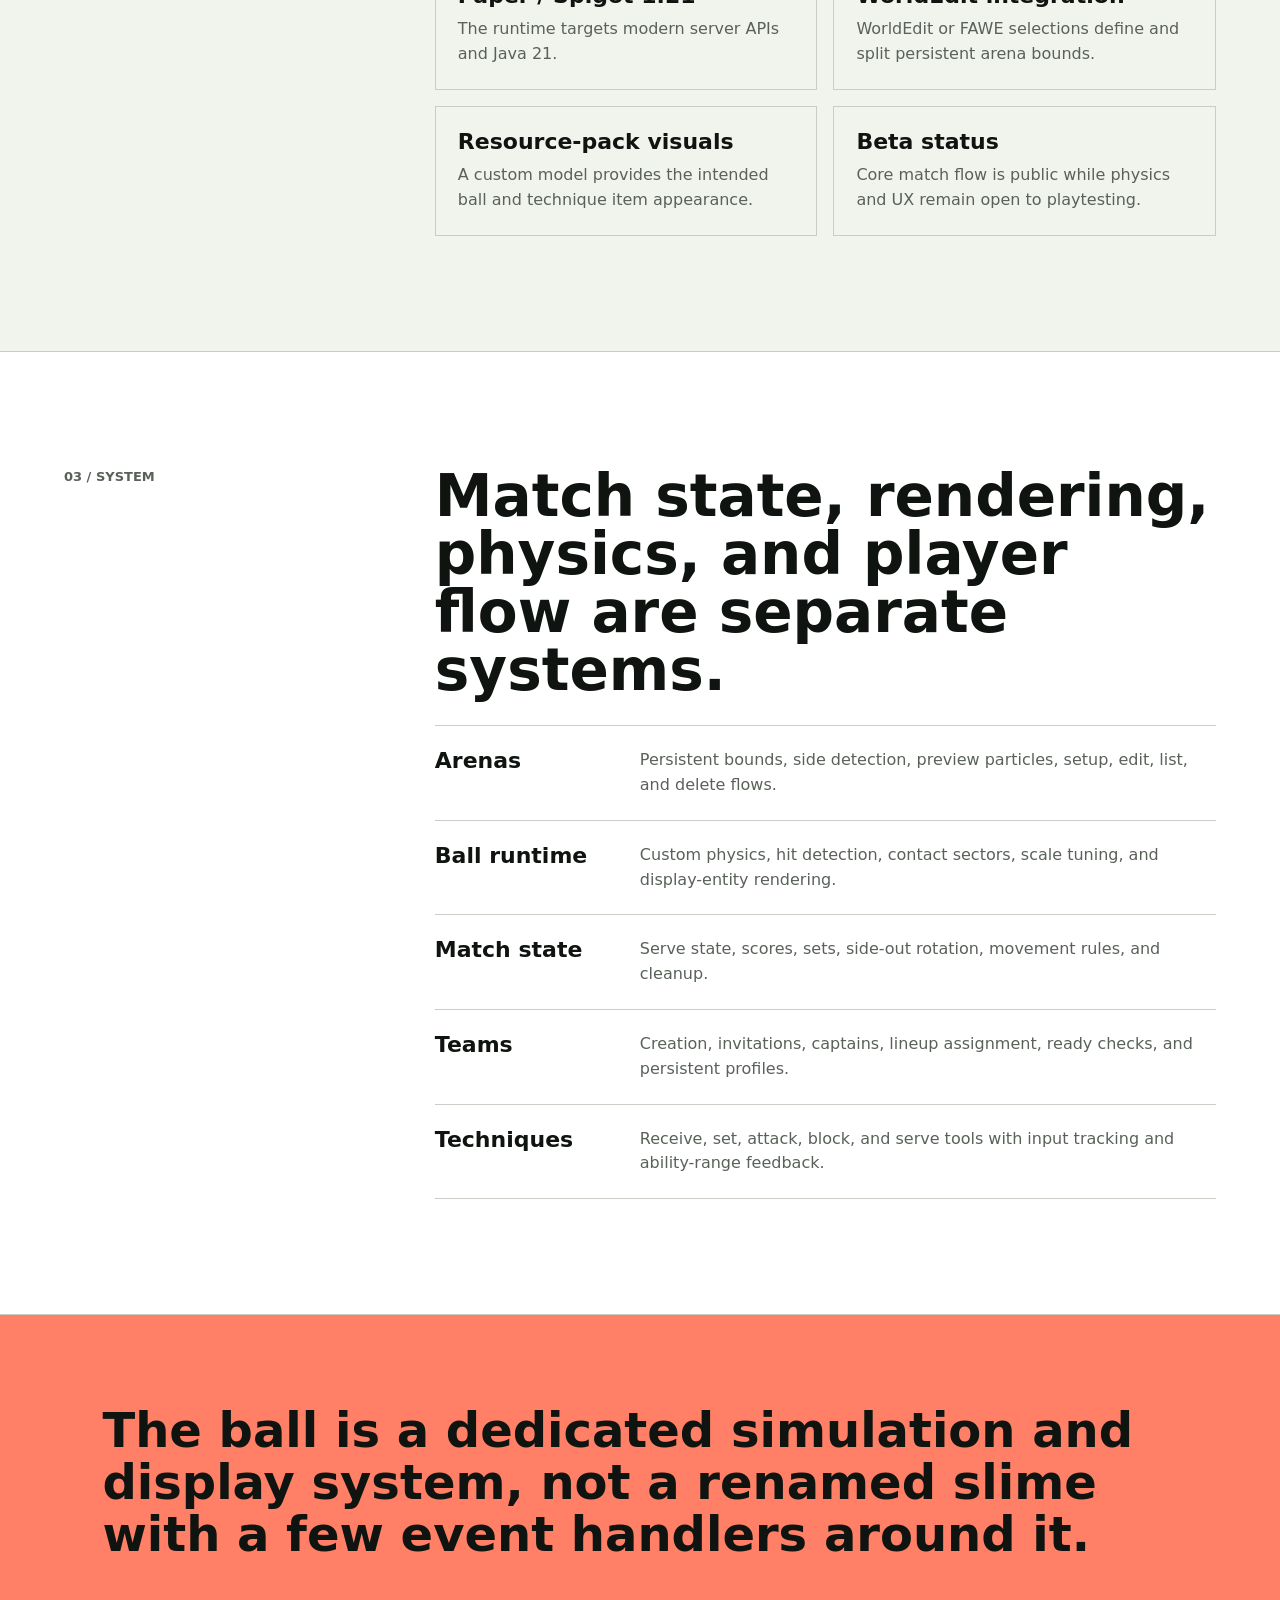
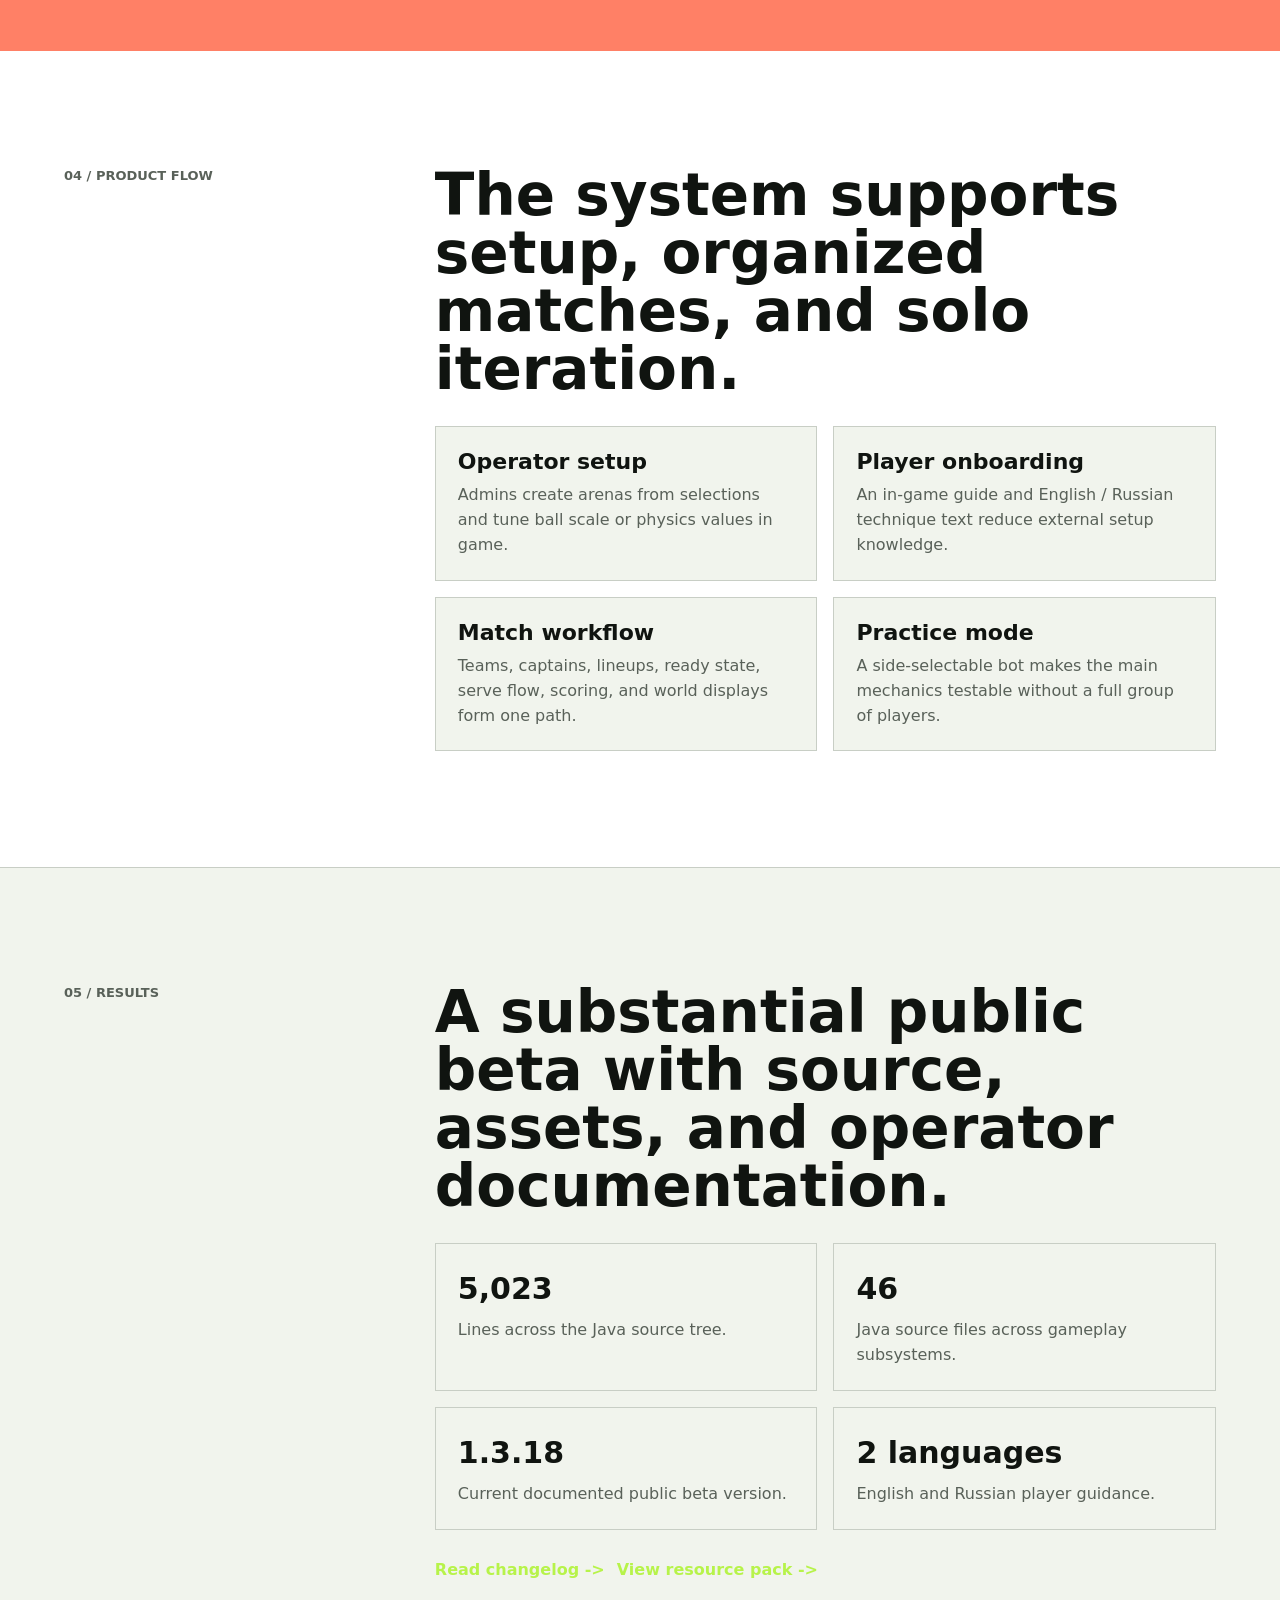
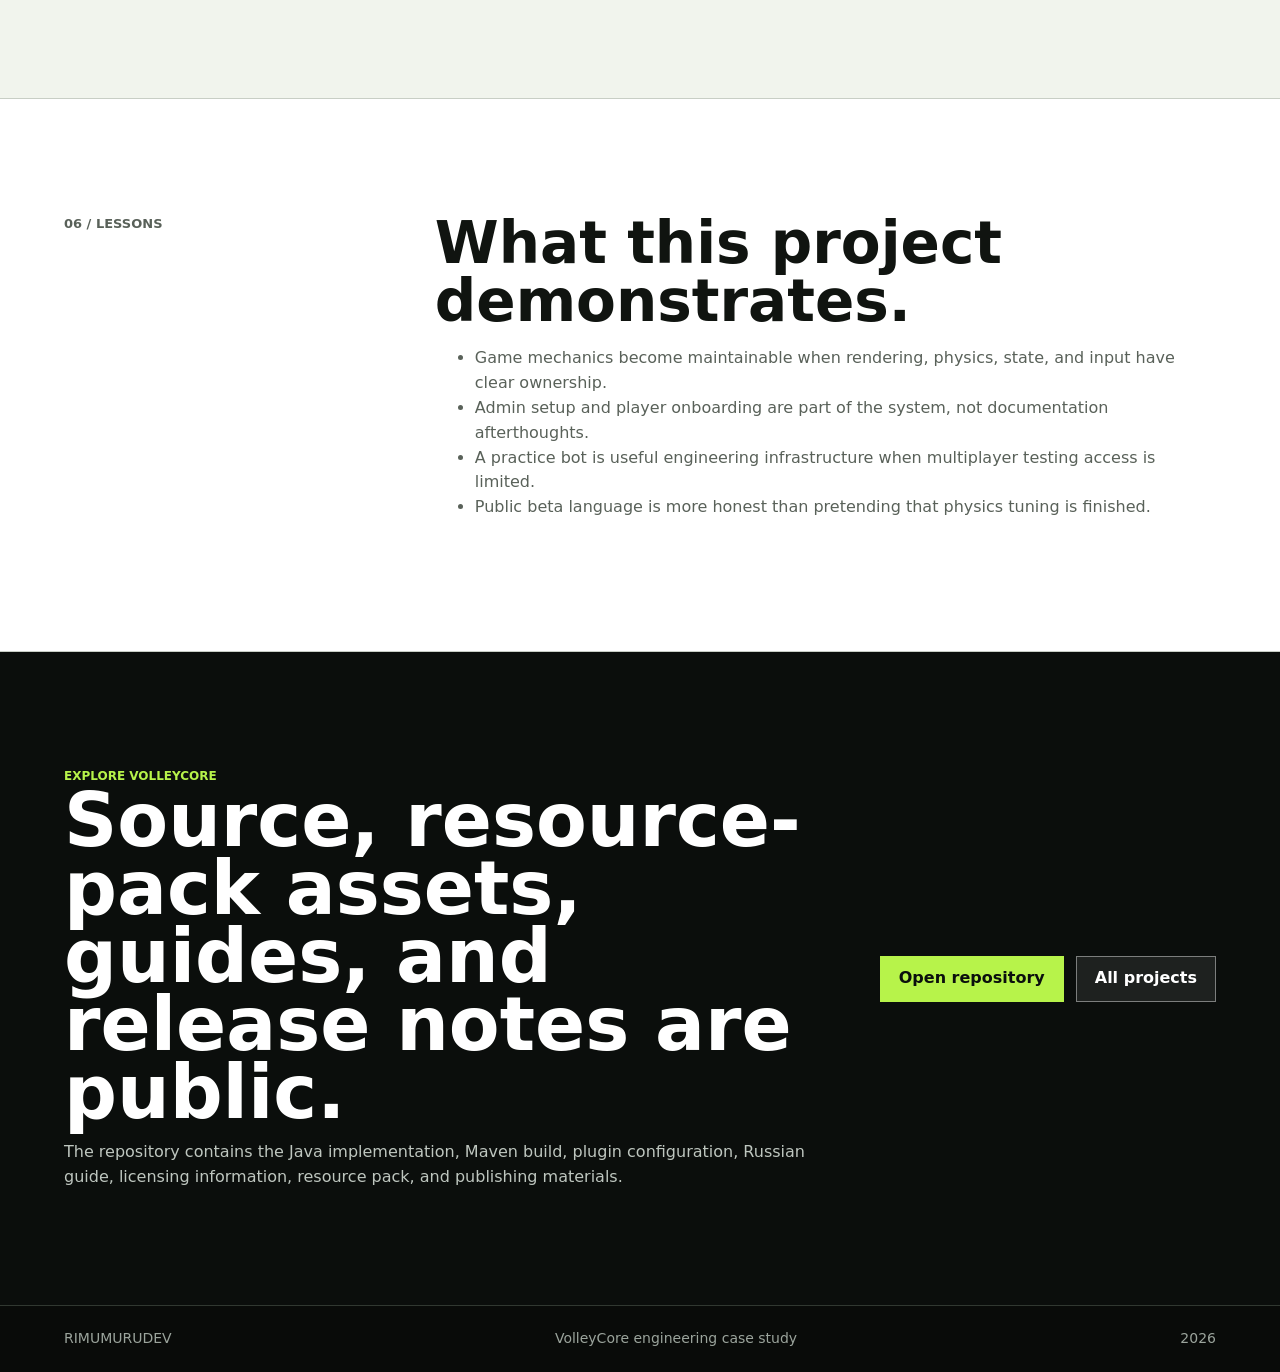
<file: volleycore.html>
<!doctype html>
<html lang="en">
  <head>
    <meta charset="utf-8" />
    <meta name="viewport" content="width=device-width, initial-scale=1" />
    <title>VolleyCore Case Study | RIMUMURUDEV</title>
    <meta
      name="description"
      content="Engineering case study for VolleyCore, a Paper and Spigot volleyball game system with custom physics, arenas, teams, and resource-pack visuals."
    />
    <meta property="og:title" content="VolleyCore Case Study" />
    <meta
      property="og:description"
      content="A Java 21 multiplayer game system with arena tooling, match state, custom ball physics, bots, and bilingual guidance."
    />
    <meta
      property="og:image"
      content="https://rimumurudev.github.io/assets/volleycore-ball.png"
    />
    <link
      rel="icon"
      href="data:image/svg+xml,%3Csvg xmlns='http://www.w3.org/2000/svg' viewBox='0 0 64 64'%3E%3Crect width='64' height='64' fill='%23b7ff3c'/%3E%3Ctext x='32' y='41' text-anchor='middle' font-family='Arial' font-size='25' font-weight='700' fill='%23121511'%3ERD%3C/text%3E%3C/svg%3E"
    />
    <link rel="stylesheet" href="./styles.css" />
  </head>
  <body>
    <header class="site-header">
      <a class="brand" href="./index.html" aria-label="Back to portfolio">
        <span class="brand-mark">RD</span>
        <span>RIMUMURUDEV</span>
      </a>
      <nav class="nav" aria-label="Case study navigation">
        <a href="#problem">Problem</a>
        <a href="#system">System</a>
        <a href="#results">Results</a>
        <a href="./index.html#work">All projects</a>
      </nav>
    </header>

    <main>
      <section class="case-hero volley-hero">
        <div class="court-lines" aria-hidden="true">
          <span class="court-ball">
            <img src="./assets/volleycore-ball.png" alt="" width="64" height="64" />
          </span>
        </div>
        <div class="case-hero-inner">
          <p class="eyebrow">Game systems case study</p>
          <h1>VolleyCore</h1>
          <p>
            A Paper and Spigot volleyball system with persistent arenas, teams, lineups,
            custom display-based ball physics, technique controls, scoring, rotations,
            a practice bot, and a dedicated resource pack.
          </p>
          <div class="case-nav">
            <a
              href="https://github.com/RIMUMURUDEV/VolleyCore"
              target="_blank"
              rel="noreferrer"
            >Source code</a>
            <a
              href="https://github.com/RIMUMURUDEV/VolleyCore/blob/main/README.md"
              target="_blank"
              rel="noreferrer"
            >Installation</a>
            <a
              href="https://github.com/RIMUMURUDEV/VolleyCore/blob/main/FULL_GUIDE_RU.md"
              target="_blank"
              rel="noreferrer"
            >Full guide</a>
          </div>
        </div>
      </section>

      <section class="case-section" id="problem">
        <p class="case-kicker">01 / Problem</p>
        <div class="case-content">
          <h2>Volleyball does not map naturally onto Minecraft's built-in mechanics.</h2>
          <p>
            A convincing match needs a controllable ball, predictable contacts, two court sides,
            serves, scoring, rotations, lineups, and technique-specific player input. A normal mob
            or dropped item does not provide the visual control or physics model this requires.
          </p>
          <p>
            The project therefore treats volleyball as its own game runtime layered on top of the
            server rather than as a collection of disconnected commands.
          </p>
        </div>
      </section>

      <section class="case-section">
        <p class="case-kicker">02 / Constraints</p>
        <div class="case-content">
          <h2>Server-side gameplay with a small, explicit dependency surface.</h2>
          <div class="decision-grid">
            <article>
              <h3>Paper / Spigot 1.21</h3>
              <p>The runtime targets modern server APIs and Java 21.</p>
            </article>
            <article>
              <h3>WorldEdit integration</h3>
              <p>WorldEdit or FAWE selections define and split persistent arena bounds.</p>
            </article>
            <article>
              <h3>Resource-pack visuals</h3>
              <p>A custom model provides the intended ball and technique item appearance.</p>
            </article>
            <article>
              <h3>Beta status</h3>
              <p>Core match flow is public while physics and UX remain open to playtesting.</p>
            </article>
          </div>
        </div>
      </section>

      <section class="case-section" id="system">
        <p class="case-kicker">03 / System</p>
        <div class="case-content">
          <h2>Match state, rendering, physics, and player flow are separate systems.</h2>
          <div class="module-list">
            <article>
              <h3>Arenas</h3>
              <p>Persistent bounds, side detection, preview particles, setup, edit, list, and delete flows.</p>
            </article>
            <article>
              <h3>Ball runtime</h3>
              <p>Custom physics, hit detection, contact sectors, scale tuning, and display-entity rendering.</p>
            </article>
            <article>
              <h3>Match state</h3>
              <p>Serve state, scores, sets, side-out rotation, movement rules, and cleanup.</p>
            </article>
            <article>
              <h3>Teams</h3>
              <p>Creation, invitations, captains, lineup assignment, ready checks, and persistent profiles.</p>
            </article>
            <article>
              <h3>Techniques</h3>
              <p>Receive, set, attack, block, and serve tools with input tracking and ability-range feedback.</p>
            </article>
          </div>
        </div>
      </section>

      <section class="case-quote volley-quote">
        The ball is a dedicated simulation and display system, not a renamed slime with a few
        event handlers around it.
      </section>

      <section class="case-section">
        <p class="case-kicker">04 / Product flow</p>
        <div class="case-content">
          <h2>The system supports setup, organized matches, and solo iteration.</h2>
          <div class="decision-grid">
            <article>
              <h3>Operator setup</h3>
              <p>Admins create arenas from selections and tune ball scale or physics values in game.</p>
            </article>
            <article>
              <h3>Player onboarding</h3>
              <p>An in-game guide and English / Russian technique text reduce external setup knowledge.</p>
            </article>
            <article>
              <h3>Match workflow</h3>
              <p>Teams, captains, lineups, ready state, serve flow, scoring, and world displays form one path.</p>
            </article>
            <article>
              <h3>Practice mode</h3>
              <p>A side-selectable bot makes the main mechanics testable without a full group of players.</p>
            </article>
          </div>
        </div>
      </section>

      <section class="case-section" id="results">
        <p class="case-kicker">05 / Results</p>
        <div class="case-content">
          <h2>A substantial public beta with source, assets, and operator documentation.</h2>
          <div class="result-grid">
            <article>
              <strong>5,023</strong>
              <p>Lines across the Java source tree.</p>
            </article>
            <article>
              <strong>46</strong>
              <p>Java source files across gameplay subsystems.</p>
            </article>
            <article>
              <strong>1.3.18</strong>
              <p>Current documented public beta version.</p>
            </article>
            <article>
              <strong>2 languages</strong>
              <p>English and Russian player guidance.</p>
            </article>
          </div>
          <div class="case-nav">
            <a
              href="https://github.com/RIMUMURUDEV/VolleyCore/blob/main/CHANGELOG.md"
              target="_blank"
              rel="noreferrer"
            >Read changelog</a>
            <a
              href="https://github.com/RIMUMURUDEV/VolleyCore/tree/main/resourcepack-src"
              target="_blank"
              rel="noreferrer"
            >View resource pack</a>
          </div>
        </div>
      </section>

      <section class="case-section">
        <p class="case-kicker">06 / Lessons</p>
        <div class="case-content">
          <h2>What this project demonstrates.</h2>
          <ul>
            <li>Game mechanics become maintainable when rendering, physics, state, and input have clear ownership.</li>
            <li>Admin setup and player onboarding are part of the system, not documentation afterthoughts.</li>
            <li>A practice bot is useful engineering infrastructure when multiplayer testing access is limited.</li>
            <li>Public beta language is more honest than pretending that physics tuning is finished.</li>
          </ul>
        </div>
      </section>

      <section class="contact">
        <div>
          <p class="eyebrow">Explore VolleyCore</p>
          <h2>Source, resource-pack assets, guides, and release notes are public.</h2>
          <p>
            The repository contains the Java implementation, Maven build, plugin configuration,
            Russian guide, licensing information, resource pack, and publishing materials.
          </p>
        </div>
        <div class="contact-actions">
          <a
            class="button primary"
            href="https://github.com/RIMUMURUDEV/VolleyCore"
            target="_blank"
            rel="noreferrer"
          >Open repository</a>
          <a class="button secondary" href="./index.html#work">All projects</a>
        </div>
      </section>
    </main>

    <footer>
      <span>RIMUMURUDEV</span>
      <span>VolleyCore engineering case study</span>
      <span id="year"></span>
    </footer>

    <script src="./script.js"></script>
  </body>
</html>
</file>
<file: styles.css>
:root {
  --ink: #101410;
  --paper: #f1f4ed;
  --paper-strong: #ffffff;
  --muted: #596159;
  --line: #c8cec5;
  --night: #0b0f0d;
  --night-soft: #151b17;
  --acid: #b7f34a;
  --cyan: #5ed8d0;
  --coral: #ff8066;
  --yellow: #ffd166;
  --blue: #7b8cff;
  --shadow: 0 24px 60px rgba(13, 18, 14, 0.16);
}

* {
  box-sizing: border-box;
}

html {
  scroll-behavior: smooth;
}

body {
  margin: 0;
  background: var(--paper);
  color: var(--ink);
  font-family:
    Inter, ui-sans-serif, system-ui, -apple-system, BlinkMacSystemFont, "Segoe UI", sans-serif;
  line-height: 1.55;
  overflow-x: hidden;
}

img {
  max-width: 100%;
}

a {
  color: inherit;
  text-decoration: none;
}

.site-header {
  position: fixed;
  top: 0;
  right: 0;
  left: 0;
  z-index: 50;
  display: flex;
  align-items: center;
  justify-content: space-between;
  gap: 24px;
  min-height: 70px;
  padding: 12px clamp(18px, 4vw, 64px);
  background: rgba(5, 7, 6, 0.62);
  border-bottom: 1px solid rgba(255, 255, 255, 0.13);
  color: white;
  backdrop-filter: blur(18px) saturate(1.2);
  transition:
    min-height 220ms ease,
    background 220ms ease,
    border-color 220ms ease;
}

.site-header.is-scrolled {
  min-height: 58px;
  background: rgba(5, 7, 6, 0.92);
  border-bottom-color: rgba(183, 243, 74, 0.3);
}

.portfolio-home {
  background: #070908;
}

.portfolio-home .site-header {
  display: grid;
  grid-template-columns: 1fr auto 1fr;
}

.brand,
.nav,
.hero-actions,
.contact-actions,
.link-row {
  display: flex;
  align-items: center;
}

.brand {
  gap: 10px;
  font-weight: 900;
}

.brand-mark {
  display: grid;
  place-items: center;
  width: 38px;
  height: 38px;
  background: var(--acid);
  color: var(--night);
  font-size: 13px;
  box-shadow: 5px 5px 0 var(--coral);
}

.nav {
  gap: 22px;
  color: #c7cec8;
  font-size: 14px;
}

.header-coordinate {
  justify-self: end;
  color: #899188;
  font-family: "SFMono-Regular", Consolas, monospace;
  font-size: 10px;
}

.nav a {
  transition: color 150ms ease;
}

.nav a:hover,
.nav a[aria-current="true"] {
  color: var(--acid);
}

.workshop-hero {
  position: relative;
  height: calc(100svh - 30px);
  min-height: 700px;
  overflow: hidden;
  isolation: isolate;
  background: #030504;
  color: white;
}

.workshop-scene,
.workshop-shade,
.workshop-scanlines,
.scene-fallback {
  position: absolute;
  inset: 0;
}

.workshop-scene canvas {
  position: relative;
  z-index: 1;
  display: block;
  width: 100%;
  height: 100%;
  touch-action: pan-y;
}

.scene-fallback {
  z-index: 0;
  background:
    linear-gradient(90deg, rgba(4, 6, 5, 0.94), rgba(4, 6, 5, 0.16)),
    url("./assets/agent-loop-guard-dashboard.png") center / cover no-repeat;
  opacity: 1;
  transition: opacity 300ms ease;
}

.scene-ready .scene-fallback {
  opacity: 0;
}

.scene-unavailable #workshop-canvas {
  display: none;
}

.scene-unavailable .scene-inspector,
.scene-unavailable .scene-dock,
.scene-unavailable .scene-motion {
  display: none;
}

.scene-unavailable .workshop-copy {
  bottom: 44px;
}

.workshop-shade {
  z-index: 2;
  pointer-events: none;
  background:
    linear-gradient(90deg, rgba(2, 4, 3, 0.85) 0%, rgba(2, 4, 3, 0.32) 35%, transparent 64%),
    linear-gradient(0deg, rgba(2, 4, 3, 0.93) 0%, transparent 47%),
    linear-gradient(180deg, rgba(2, 4, 3, 0.72) 0%, transparent 25%);
}

.workshop-scanlines {
  z-index: 3;
  pointer-events: none;
  background: repeating-linear-gradient(
    0deg,
    transparent 0,
    transparent 3px,
    rgba(255, 255, 255, 0.022) 3px,
    rgba(255, 255, 255, 0.022) 4px
  );
  mix-blend-mode: screen;
}

.hero-ghost {
  position: absolute;
  top: 88px;
  left: 56px;
  z-index: 3;
  margin: 0;
  color: rgba(255, 255, 255, 0.045);
  font-size: 172px;
  font-weight: 1000;
  line-height: 0.8;
  pointer-events: none;
  white-space: nowrap;
}

.workshop-copy {
  position: absolute;
  bottom: 112px;
  left: clamp(52px, 6vw, 96px);
  z-index: 5;
  width: min(650px, calc(100% - 36px));
}

.workshop-copy h1 {
  margin-bottom: 18px;
  font-size: 82px;
  line-height: 0.86;
  text-shadow: 0 0 34px rgba(183, 243, 74, 0.12);
}

.workshop-copy .hero-lead {
  width: min(600px, 100%);
  color: #e2e8e2;
  font-size: 20px;
}

.hero-meta {
  display: flex;
  align-items: center;
  gap: 16px;
  margin-bottom: 14px;
}

.hero-meta .eyebrow {
  margin: 0;
}

.hero-meta span {
  padding: 4px 7px;
  background: var(--acid);
  color: #070907;
  font-family: "SFMono-Regular", Consolas, monospace;
  font-size: 10px;
  font-weight: 900;
  text-transform: uppercase;
}

.scene-inspector {
  position: absolute;
  right: clamp(18px, 4vw, 64px);
  bottom: 112px;
  z-index: 6;
  width: min(390px, calc(100% - 36px));
  min-height: 184px;
  padding: 22px;
  background: rgba(5, 8, 6, 0.78);
  border: 1px solid rgba(255, 255, 255, 0.2);
  border-top: 3px solid var(--scene-accent, var(--acid));
  backdrop-filter: blur(24px) saturate(1.3);
  clip-path: polygon(0 0, calc(100% - 24px) 0, 100% 24px, 100% 100%, 0 100%);
}

.scene-index,
.scene-inspector strong,
.scene-inspector a {
  display: block;
}

.scene-index {
  color: var(--scene-accent, var(--acid));
  font-size: 12px;
  font-weight: 900;
}

.scene-inspector-head {
  display: flex;
  justify-content: space-between;
  gap: 18px;
  margin-bottom: 12px;
}

.scene-status {
  color: #8d968e;
  font-family: "SFMono-Regular", Consolas, monospace;
  font-size: 9px;
  text-transform: uppercase;
}

.scene-inspector strong {
  font-size: 25px;
  line-height: 1;
}

.scene-inspector p {
  margin: 8px 0 14px;
  color: #cbd3cc;
  font-size: 14px;
}

.scene-inspector a {
  color: var(--scene-accent, var(--acid));
  font-weight: 900;
}

.scene-inspector a::after {
  content: " ->";
}

.scene-dock {
  position: absolute;
  right: clamp(18px, 4vw, 64px);
  bottom: 20px;
  left: clamp(18px, 4vw, 64px);
  z-index: 7;
  display: flex;
  gap: 0;
  overflow-x: auto;
  padding: 0;
  background: rgba(5, 8, 6, 0.72);
  border: 1px solid rgba(255, 255, 255, 0.16);
  scrollbar-width: thin;
  backdrop-filter: blur(22px);
}

.scene-dock button {
  display: grid;
  flex: 1 0 128px;
  min-height: 54px;
  grid-template-columns: auto 1fr;
  gap: 9px;
  align-items: center;
  padding: 0 13px;
  border: 0;
  border-right: 1px solid rgba(255, 255, 255, 0.13);
  border-radius: 0;
  background: transparent;
  color: #adb6ae;
  font: inherit;
  font-size: 12px;
  font-weight: 800;
  cursor: pointer;
}

.scene-dock button:last-child {
  border-right: 0;
}

.scene-dock button b {
  color: #687069;
  font-family: "SFMono-Regular", Consolas, monospace;
  font-size: 10px;
}

.scene-dock button:hover,
.scene-dock button[aria-pressed="true"] {
  background: var(--scene-accent, var(--acid));
  color: var(--night);
}

.scene-dock button:hover b,
.scene-dock button[aria-pressed="true"] b {
  color: #284100;
}

.scene-motion {
  position: absolute;
  top: 88px;
  right: clamp(18px, 4vw, 64px);
  z-index: 8;
  display: grid;
  width: 42px;
  height: 42px;
  place-items: center;
  padding: 0;
  border: 1px solid rgba(255, 255, 255, 0.3);
  border-radius: 3px;
  background: rgba(8, 12, 9, 0.68);
  color: white;
  cursor: pointer;
  backdrop-filter: blur(12px);
}

.hero-edge {
  position: absolute;
  z-index: 5;
  display: flex;
  color: #667068;
  font-family: "SFMono-Regular", Consolas, monospace;
  font-size: 9px;
  pointer-events: none;
}

.hero-edge-left {
  top: 50%;
  left: 15px;
  gap: 28px;
  transform: rotate(-90deg) translateX(-50%);
  transform-origin: left top;
}

.hero-edge-right {
  right: 12px;
  bottom: 112px;
  writing-mode: vertical-rl;
}

.signal-marquee {
  overflow: hidden;
  background: var(--acid);
  border-top: 1px solid #070907;
  border-bottom: 1px solid #070907;
  color: #070907;
}

.signal-marquee > div {
  display: flex;
  width: max-content;
  gap: 22px;
  align-items: center;
  padding: 13px 0;
  font-size: 15px;
  font-weight: 1000;
  animation: signal-scroll 22s linear infinite;
}

.signal-marquee b {
  color: #f2482e;
}

@keyframes signal-scroll {
  to {
    transform: translateX(-50%);
  }
}

@keyframes hero-interface-enter {
  from {
    opacity: 0;
    transform: translateY(24px);
  }
}

.workshop-copy,
.scene-inspector,
.scene-dock {
  animation: hero-interface-enter 800ms cubic-bezier(0.16, 1, 0.3, 1) both;
}

.scene-inspector {
  animation-delay: 220ms;
}

.scene-dock {
  animation-delay: 360ms;
}

.scene-motion:hover {
  background: var(--coral);
  color: var(--night);
}

.scene-motion-icon,
.scene-motion-icon::after {
  display: block;
  width: 3px;
  height: 14px;
  background: currentcolor;
  content: "";
}

.scene-motion-icon {
  position: relative;
  margin-right: 7px;
}

.scene-motion-icon::after {
  position: absolute;
  left: 7px;
  top: 0;
}

.scene-motion.is-paused .scene-motion-icon {
  width: 0;
  height: 0;
  margin-right: 0;
  border-top: 7px solid transparent;
  border-bottom: 7px solid transparent;
  border-left: 11px solid currentcolor;
  background: transparent;
}

.scene-motion.is-paused .scene-motion-icon::after {
  display: none;
}

.hero {
  position: relative;
  display: flex;
  min-height: min(84vh, 790px);
  align-items: flex-end;
  overflow: hidden;
  padding: 130px clamp(18px, 5vw, 78px) 70px;
  background:
    url("./assets/agent-loop-guard-dashboard.png") center 28% / cover no-repeat,
    var(--night);
  color: white;
}

.hero-overlay {
  position: absolute;
  inset: 0;
  background:
    linear-gradient(90deg, rgba(10, 13, 11, 0.96) 0%, rgba(10, 13, 11, 0.78) 42%, rgba(10, 13, 11, 0.2) 78%),
    linear-gradient(0deg, rgba(10, 13, 11, 0.88) 0%, transparent 55%);
}

.hero-content {
  position: relative;
  z-index: 1;
  width: min(760px, 100%);
}

.eyebrow {
  margin: 0 0 13px;
  color: #39750d;
  font-size: 12px;
  font-weight: 900;
  letter-spacing: 0;
  text-transform: uppercase;
}

.hero .eyebrow,
.featured-project .eyebrow,
.architecture-band .eyebrow,
.skills-band .eyebrow,
.contact .eyebrow,
.case-hero .eyebrow {
  color: var(--acid);
}

h1,
h2,
h3,
p {
  margin-top: 0;
}

h1 {
  margin-bottom: 20px;
  font-size: 98px;
  line-height: 0.9;
  letter-spacing: 0;
}

h2 {
  margin-bottom: 14px;
  font-size: 58px;
  line-height: 1;
  letter-spacing: 0;
}

h3 {
  margin-bottom: 9px;
  font-size: 22px;
  line-height: 1.15;
}

.hero-lead {
  max-width: 690px;
  margin-bottom: 28px;
  color: #e4e9e4;
  font-size: 24px;
}

.hero-actions,
.contact-actions,
.link-row {
  flex-wrap: wrap;
  gap: 12px;
}

.button {
  display: inline-flex;
  align-items: center;
  justify-content: center;
  min-height: 46px;
  padding: 0 18px;
  border: 1px solid currentColor;
  font-weight: 900;
  transition:
    transform 150ms ease,
    background 150ms ease,
    color 150ms ease;
}

.button:hover {
  transform: translateY(-2px);
}

.button.primary {
  background: var(--acid);
  border-color: var(--acid);
  color: var(--night);
}

.button.secondary {
  background: rgba(255, 255, 255, 0.08);
  border-color: rgba(255, 255, 255, 0.42);
  color: white;
}

.hero-caption {
  position: absolute;
  right: clamp(18px, 4vw, 64px);
  bottom: 22px;
  z-index: 1;
  margin: 0;
  color: rgba(255, 255, 255, 0.68);
  font-size: 12px;
}

.proof-strip {
  display: grid;
  grid-template-columns: repeat(4, 1fr);
  border-bottom: 1px solid #2b312c;
  background: #090c0a;
  color: white;
}

.proof-strip div {
  min-height: 138px;
  padding: 28px clamp(18px, 3.5vw, 44px);
  border-right: 1px solid #2b312c;
}

.proof-strip div:last-child {
  border-right: 0;
}

.proof-strip strong,
.proof-strip span {
  display: block;
}

.proof-strip strong {
  color: var(--acid);
  font-size: 42px;
  line-height: 1;
}

.proof-strip span {
  margin-top: 12px;
  color: #8d968e;
  font-family: "SFMono-Regular", Consolas, monospace;
  font-size: 11px;
  text-transform: uppercase;
}

.section,
.featured-project,
.architecture-band,
.skills-band,
.contact,
.case-section {
  padding: clamp(66px, 9vw, 120px) clamp(18px, 5vw, 78px);
}

.work-intro {
  position: relative;
  min-height: 600px;
  padding-top: 150px;
  padding-bottom: 90px;
  overflow: hidden;
  background: #070908;
  color: white;
}

.work-intro::after {
  position: absolute;
  right: -80px;
  bottom: -135px;
  width: 520px;
  height: 520px;
  border: 1px solid #293029;
  transform: rotate(33deg);
  content: "";
}

.work-intro .section-head {
  position: relative;
  z-index: 1;
  max-width: 1050px;
}

.work-intro .section-head h2 {
  max-width: 970px;
  font-size: 92px;
  line-height: 0.9;
}

.work-intro .section-head p:not(.eyebrow) {
  max-width: 650px;
  color: #8f9990;
  font-size: 19px;
}

.section-number {
  position: absolute;
  top: 50px;
  right: clamp(18px, 5vw, 78px);
  color: rgba(255, 255, 255, 0.06);
  font-size: 220px;
  font-weight: 1000;
  line-height: 1;
  pointer-events: none;
}

.section-head {
  max-width: 940px;
  margin-bottom: 32px;
}

.section-head h2 {
  text-wrap: balance;
}

.section-head.compact {
  margin-bottom: 25px;
}

.section-head p:not(.eyebrow),
.project-card p,
.project-card li,
.featured-summary,
.contact p,
.skill-columns p,
.case-section p,
.case-section li {
  color: var(--muted);
}

.featured-project {
  position: relative;
  display: grid;
  grid-template-columns: minmax(0, 0.82fr) minmax(400px, 1.18fr);
  gap: clamp(34px, 6vw, 90px);
  align-items: center;
  min-height: 860px;
  overflow: hidden;
  background: #0e1410;
  color: white;
}

.featured-project::before {
  position: absolute;
  top: 0;
  bottom: 0;
  left: 52%;
  width: 1px;
  background: #2b362d;
  content: "";
}

.featured-copy,
.featured-media {
  position: relative;
  z-index: 1;
}

.featured-copy h2 {
  font-size: 72px;
}

.featured-summary {
  color: #c7cec8;
  font-size: 18px;
}

.project-facts {
  display: grid;
  grid-template-columns: repeat(2, minmax(0, 1fr));
  margin: 30px 0;
  border-top: 1px solid #394239;
  border-bottom: 1px solid #394239;
}

.project-facts div {
  padding: 16px 14px 16px 0;
}

.project-facts dt {
  color: var(--acid);
  font-size: 12px;
  font-weight: 900;
  text-transform: uppercase;
}

.project-facts dd {
  margin: 5px 0 0;
  color: #e7ebe7;
}

.link-row a {
  color: var(--acid);
  font-weight: 900;
}

.link-row a::after {
  content: " ->";
}

.featured-media {
  margin: 0;
  transform: perspective(1400px) rotateY(-7deg) rotateX(2deg);
  transform-origin: right center;
}

.featured-media img {
  display: block;
  width: 100%;
  border: 1px solid #4a554b;
  border-radius: 5px;
  box-shadow:
    20px 24px 0 rgba(183, 243, 74, 0.12),
    0 42px 100px rgba(0, 0, 0, 0.5);
}

.featured-media figcaption {
  margin-top: 12px;
  color: #9ca59e;
  font-size: 13px;
}

.architecture-band {
  min-height: 540px;
  background: var(--coral);
  overflow: hidden;
}

.architecture-band .eyebrow {
  color: #512014;
}

.architecture-band h2 {
  max-width: 1100px;
  font-size: 88px;
  line-height: 0.9;
}

.flow {
  display: grid;
  grid-template-columns: repeat(9, auto);
  gap: 14px;
  align-items: center;
  justify-content: start;
  overflow-x: auto;
  padding-bottom: 8px;
}

.flow span {
  padding: 14px 16px;
  border: 2px solid #101410;
  background: transparent;
  font-weight: 900;
  white-space: nowrap;
}

.flow b {
  font-size: 18px;
}

.other-work {
  position: relative;
  overflow: hidden;
  background: #070908;
  color: white;
}

.other-work > .section-head {
  position: relative;
  z-index: 1;
  max-width: 1000px;
}

.other-work > .section-head h2 {
  font-size: 78px;
  line-height: 0.92;
}

.other-work > .section-head p:not(.eyebrow) {
  max-width: 660px;
  color: #8f9990;
}

.project-grid {
  display: grid;
  grid-template-columns: repeat(12, minmax(0, 1fr));
  gap: 14px;
}

.project-card {
  position: relative;
  display: flex;
  min-height: 470px;
  flex-direction: column;
  grid-column: span 6;
  padding: 28px;
  border: 1px solid #303831;
  border-radius: 0;
  background: #101511;
  overflow: hidden;
  transition:
    transform 260ms ease,
    border-color 180ms ease;
}

.project-card:nth-child(1),
.project-card:nth-child(4),
.project-card:nth-child(5) {
  grid-column: span 7;
}

.project-card:nth-child(2),
.project-card:nth-child(3),
.project-card:nth-child(6) {
  grid-column: span 5;
}

.project-card:nth-child(7) {
  grid-column: span 12;
  min-height: 390px;
}

.project-card:hover {
  z-index: 2;
  transform: translateY(-8px);
  border-color: var(--card-accent, var(--acid));
}

.project-card-image {
  display: block;
  width: calc(100% + 56px);
  height: 270px;
  margin: -28px -28px 28px;
  border-bottom: 1px solid #303831;
  filter: saturate(0.82) contrast(1.06);
  object-fit: cover;
  object-position: top left;
  transition:
    transform 500ms ease,
    filter 300ms ease;
}

.project-card:hover .project-card-image {
  transform: scale(1.035);
  filter: saturate(1.2) contrast(1.05);
}

.project-card:nth-child(3n + 1) {
  --card-accent: var(--cyan);
}

.project-card:nth-child(3n + 3) {
  --card-accent: var(--yellow);
}

.project-card:nth-child(3n + 2) {
  --card-accent: var(--coral);
}

.project-card::after {
  position: absolute;
  top: 0;
  right: 0;
  width: 72px;
  height: 4px;
  background: var(--card-accent, var(--acid));
  content: "";
}

.card-top {
  display: flex;
  flex-wrap: wrap;
  justify-content: space-between;
  gap: 10px;
  margin-bottom: 25px;
  color: var(--card-accent, var(--acid));
  font-size: 12px;
  font-weight: 900;
  text-transform: uppercase;
}

.card-top span:last-child {
  color: #768078;
}

.project-card h3 {
  color: white;
  font-size: 31px;
}

.project-card p,
.project-card li {
  color: #9ca59e;
}

.project-card ul {
  display: grid;
  gap: 8px;
  margin: 15px 0 24px;
  padding-left: 18px;
}

.project-card-links {
  display: flex;
  flex-wrap: wrap;
  gap: 14px;
  margin-top: auto;
}

.project-card-links a {
  color: var(--card-accent, var(--acid));
  font-weight: 900;
}

.project-card-links a::after {
  content: " ->";
}

.reveal {
  opacity: 0;
  transform: translateY(42px);
  transition:
    opacity 700ms ease,
    transform 700ms cubic-bezier(0.16, 1, 0.3, 1);
}

.reveal.is-visible {
  opacity: 1;
  transform: translateY(0);
}

.project-card.reveal.is-visible:hover {
  transform: translateY(-8px);
}

.project-card.reveal:nth-child(2),
.project-card.reveal:nth-child(5) {
  transition-delay: 90ms;
}

.project-card.reveal:nth-child(3),
.project-card.reveal:nth-child(6) {
  transition-delay: 160ms;
}

.skills-band {
  min-height: 650px;
  background: var(--acid);
}

.skills-band .eyebrow {
  color: #315000;
}

.skills-band .section-head h2 {
  max-width: 920px;
  font-size: 82px;
  line-height: 0.92;
}

.skill-columns {
  display: grid;
  grid-template-columns: repeat(4, minmax(0, 1fr));
  border-top: 1px solid rgba(18, 21, 17, 0.38);
}

.skill-columns div {
  padding: 24px 24px 10px 0;
  border-right: 1px solid rgba(18, 21, 17, 0.38);
}

.skill-columns div:not(:first-child) {
  padding-left: 24px;
}

.skill-columns div:last-child {
  border-right: 0;
}

.skill-columns p {
  color: #30421d;
  margin-bottom: 0;
}

.contact {
  display: grid;
  grid-template-columns: minmax(0, 1fr) auto;
  gap: 36px;
  align-items: center;
  min-height: 560px;
  background: #0b0e0c;
  color: white;
}

.contact h2 {
  max-width: 850px;
  font-size: 74px;
  line-height: 0.92;
}

.contact p {
  max-width: 760px;
  margin-bottom: 0;
  color: #bec6bf;
}

footer {
  display: flex;
  flex-wrap: wrap;
  justify-content: space-between;
  gap: 14px;
  padding: 22px clamp(18px, 5vw, 78px);
  background: #090b09;
  border-top: 1px solid #313831;
  color: #9ba49c;
  font-size: 14px;
}

.case-hero {
  position: relative;
  min-height: 590px;
  padding: 150px clamp(18px, 5vw, 78px) 74px;
  overflow: hidden;
  background:
    linear-gradient(90deg, rgba(10, 13, 11, 0.96), rgba(10, 13, 11, 0.65)),
    url("./assets/agent-loop-guard-dashboard.png") center / cover no-repeat;
  color: white;
}

.citypulse-case .case-hero {
  background:
    linear-gradient(90deg, rgba(10, 13, 11, 0.96), rgba(10, 13, 11, 0.54)),
    url("./assets/citypulse-overview.png") center / cover no-repeat;
}

.case-hero-inner {
  width: min(820px, 100%);
}

.case-hero h1 {
  font-size: 92px;
}

.case-hero p:not(.eyebrow) {
  max-width: 730px;
  color: #d8ded9;
  font-size: 20px;
}

.volley-hero {
  background:
    linear-gradient(90deg, rgba(10, 13, 11, 0.97) 0%, rgba(10, 13, 11, 0.74) 52%, rgba(10, 13, 11, 0.28) 100%),
    #245f52;
}

.court-lines {
  position: absolute;
  top: 96px;
  right: 5vw;
  bottom: 58px;
  width: min(48vw, 720px);
  border: 3px solid rgba(255, 255, 255, 0.62);
  background:
    linear-gradient(90deg, transparent 49.7%, rgba(255, 255, 255, 0.72) 49.7%, rgba(255, 255, 255, 0.72) 50.3%, transparent 50.3%),
    repeating-linear-gradient(0deg, transparent 0 46px, rgba(255, 255, 255, 0.08) 46px 48px);
  transform: perspective(900px) rotateY(-8deg);
}

.court-lines::before,
.court-lines::after {
  position: absolute;
  top: 0;
  bottom: 0;
  width: 28%;
  border-right: 2px solid rgba(255, 255, 255, 0.45);
  border-left: 2px solid rgba(255, 255, 255, 0.45);
  content: "";
}

.court-lines::before {
  left: 8%;
}

.court-lines::after {
  right: 8%;
}

.court-ball {
  position: absolute;
  top: 19%;
  right: 16%;
  z-index: 2;
  display: grid;
  place-items: center;
  width: 118px;
  height: 118px;
  background: rgba(255, 255, 255, 0.1);
  border: 1px solid rgba(255, 255, 255, 0.5);
}

.court-ball img {
  width: 78px;
  image-rendering: pixelated;
}

.economy-hero {
  background:
    linear-gradient(90deg, rgba(10, 13, 11, 0.98) 0%, rgba(10, 13, 11, 0.82) 55%, rgba(10, 13, 11, 0.38) 100%),
    #514021;
}

.economy-ledger {
  position: absolute;
  top: 120px;
  right: 5vw;
  display: grid;
  width: min(42vw, 600px);
  grid-template-columns: repeat(2, minmax(0, 1fr));
  gap: 12px;
}

.economy-ledger span {
  min-height: 150px;
  padding: 22px;
  background: rgba(255, 255, 255, 0.08);
  border: 1px solid rgba(255, 255, 255, 0.34);
  color: #e7ebe7;
  font-weight: 800;
}

.economy-ledger b {
  display: block;
  margin-bottom: 30px;
  color: var(--acid);
  font-size: 38px;
}

.volley-quote {
  background: var(--cyan);
}

.economy-quote {
  background: #e6c664;
}

.case-nav {
  display: flex;
  flex-wrap: wrap;
  gap: 12px;
  margin-top: 28px;
}

.case-nav a {
  color: var(--acid);
  font-weight: 900;
}

.case-nav a::after {
  content: " ->";
}

.case-section {
  display: grid;
  grid-template-columns: minmax(210px, 0.36fr) minmax(0, 1fr);
  gap: clamp(28px, 7vw, 110px);
  border-bottom: 1px solid var(--line);
}

.case-section:nth-child(even) {
  background: var(--paper-strong);
}

.case-kicker {
  color: #39750d;
  font-size: 13px;
  font-weight: 900;
  text-transform: uppercase;
}

.case-content {
  max-width: 920px;
}

.case-content > p {
  font-size: 18px;
}

.decision-grid,
.result-grid {
  display: grid;
  grid-template-columns: repeat(2, minmax(0, 1fr));
  gap: 16px;
  margin-top: 28px;
}

.decision-grid article,
.result-grid article {
  padding: 22px;
  border: 1px solid var(--line);
  background: var(--paper);
}

.decision-grid p,
.result-grid p {
  margin-bottom: 0;
}

.result-grid strong {
  display: block;
  margin-bottom: 6px;
  font-size: 30px;
}

.module-list {
  display: grid;
  gap: 0;
  margin-top: 26px;
  border-top: 1px solid var(--line);
}

.module-list article {
  display: grid;
  grid-template-columns: 180px 1fr;
  gap: 25px;
  padding: 22px 0;
  border-bottom: 1px solid var(--line);
}

.module-list h3,
.module-list p {
  margin-bottom: 0;
}

.case-quote {
  padding: clamp(50px, 8vw, 90px) clamp(18px, 8vw, 130px);
  background: var(--coral);
  font-size: 48px;
  font-weight: 900;
  line-height: 1.08;
}

@media (max-width: 1080px) {
  h1 {
    font-size: 72px;
  }

  h2 {
    font-size: 46px;
  }

  .case-hero h1 {
    font-size: 72px;
  }

  .case-quote {
    font-size: 40px;
  }

  .featured-project,
  .contact {
    grid-template-columns: 1fr;
  }

  .featured-project::before {
    display: none;
  }

  .featured-media {
    transform: none;
  }

  .project-grid {
    grid-template-columns: repeat(12, minmax(0, 1fr));
  }

  .project-card,
  .project-card:nth-child(1),
  .project-card:nth-child(2),
  .project-card:nth-child(3),
  .project-card:nth-child(4),
  .project-card:nth-child(5),
  .project-card:nth-child(6) {
    grid-column: span 6;
  }

  .workshop-shade {
    background:
      linear-gradient(90deg, rgba(7, 10, 8, 0.9) 0%, rgba(7, 10, 8, 0.54) 48%, transparent 82%),
      linear-gradient(0deg, rgba(7, 10, 8, 0.88) 0%, transparent 58%);
  }

  .workshop-copy {
    width: min(590px, calc(100% - 36px));
  }

  .workshop-copy h1 {
    font-size: 72px;
  }

  .scene-inspector {
    width: 310px;
  }

  .hero-ghost {
    font-size: 112px;
  }

  .work-intro .section-head h2,
  .architecture-band h2,
  .skills-band .section-head h2 {
    font-size: 68px;
  }

  .other-work > .section-head h2,
  .contact h2 {
    font-size: 62px;
  }

  .court-lines,
  .economy-ledger {
    opacity: 0.35;
  }

  .skill-columns {
    grid-template-columns: repeat(2, 1fr);
  }

  .skill-columns div:nth-child(2) {
    border-right: 0;
  }

  .skill-columns div:nth-child(3),
  .skill-columns div:nth-child(4) {
    border-top: 1px solid rgba(18, 21, 17, 0.38);
  }
}

@media (max-width: 760px) {
  h1,
  .case-hero h1 {
    font-size: 44px;
  }

  h2 {
    font-size: 34px;
  }

  .hero-lead {
    font-size: 18px;
  }

  .case-quote {
    font-size: 30px;
  }

  .nav {
    display: none;
  }

  .portfolio-home .site-header {
    grid-template-columns: 1fr auto;
  }

  .header-coordinate {
    font-size: 8px;
  }

  .workshop-hero {
    height: calc(100svh - 30px);
    min-height: 670px;
  }

  .workshop-shade {
    background:
      linear-gradient(0deg, rgba(7, 10, 8, 0.96) 0%, rgba(7, 10, 8, 0.72) 48%, rgba(7, 10, 8, 0.08) 100%);
  }

  .workshop-copy {
    right: 12px;
    bottom: 92px;
    left: 12px;
    width: auto;
  }

  .workshop-copy h1 {
    margin-bottom: 14px;
    font-size: 43px;
  }

  .workshop-copy .hero-lead {
    margin-bottom: 18px;
    font-size: 17px;
  }

  .workshop-copy .button {
    min-height: 42px;
  }

  .scene-inspector {
    display: none;
  }

  .scene-dock {
    right: 12px;
    bottom: 12px;
    left: 12px;
  }

  .scene-dock button {
    flex-basis: 105px;
    min-height: 48px;
    padding: 0 10px;
  }

  .scene-dock button span {
    font-size: 10px;
  }

  .scene-motion {
    top: 82px;
    right: 12px;
  }

  .hero-ghost {
    top: 154px;
    left: 12px;
    font-size: 58px;
    white-space: normal;
    word-break: break-all;
  }

  .hero-edge {
    display: none;
  }

  .hero-meta {
    flex-wrap: wrap;
    gap: 8px;
  }

  .signal-marquee > div {
    font-size: 12px;
  }

  .hero {
    min-height: 720px;
    background-position: 60% center;
  }

  .hero-overlay {
    background:
      linear-gradient(0deg, rgba(10, 13, 11, 0.97) 0%, rgba(10, 13, 11, 0.8) 62%, rgba(10, 13, 11, 0.38) 100%);
  }

  .project-grid,
  .skill-columns,
  .case-section,
  .decision-grid,
  .result-grid {
    grid-template-columns: 1fr;
  }

  .proof-strip {
    grid-template-columns: repeat(2, 1fr);
  }

  .proof-strip div {
    min-height: 118px;
    padding: 22px 18px;
    border-right: 1px solid #2b312c;
    border-bottom: 1px solid #2b312c;
  }

  .proof-strip div:nth-child(2n) {
    border-right: 0;
  }

  .proof-strip div:nth-child(3),
  .proof-strip div:last-child {
    border-bottom: 0;
  }

  .proof-strip strong {
    font-size: 32px;
  }

  .work-intro {
    min-height: 520px;
    padding-top: 110px;
  }

  .work-intro .section-head h2,
  .architecture-band h2,
  .other-work > .section-head h2,
  .skills-band .section-head h2,
  .contact h2 {
    font-size: 48px;
  }

  .section-number {
    top: 44px;
    right: 18px;
    font-size: 120px;
  }

  .featured-project {
    min-height: 0;
  }

  .featured-copy h2 {
    font-size: 48px;
  }

  .architecture-band {
    min-height: 0;
  }

  .project-card,
  .project-card:nth-child(1),
  .project-card:nth-child(2),
  .project-card:nth-child(3),
  .project-card:nth-child(4),
  .project-card:nth-child(5),
  .project-card:nth-child(6),
  .project-card:nth-child(7) {
    grid-column: 1;
    min-height: 440px;
  }

  .project-card-image {
    height: 220px;
  }

  .skills-band,
  .contact {
    min-height: 0;
  }

  .project-facts {
    grid-template-columns: 1fr;
  }

  .flow {
    grid-template-columns: 1fr;
    justify-items: stretch;
    overflow-x: visible;
  }

  .flow span {
    text-align: center;
  }

  .flow b {
    justify-self: center;
    transform: rotate(90deg);
  }

  .skill-columns div,
  .skill-columns div:not(:first-child) {
    padding: 22px 0;
    border-right: 0;
    border-bottom: 1px solid rgba(18, 21, 17, 0.38);
  }

  .skill-columns div:nth-child(3),
  .skill-columns div:nth-child(4) {
    border-top: 0;
  }

  .skill-columns div:last-child {
    border-bottom: 0;
  }

  .case-section {
    gap: 12px;
  }

  .module-list article {
    grid-template-columns: 1fr;
    gap: 8px;
  }

  .contact-actions,
  .contact-actions .button {
    width: 100%;
  }

  .hero-caption {
    display: none;
  }

  .court-lines {
    top: 84px;
    right: -34%;
    bottom: 42px;
    width: 100%;
  }

  .economy-ledger {
    top: 90px;
    right: -38%;
    width: 100%;
  }

  .economy-ledger span {
    min-height: 120px;
  }
}

@media (max-width: 360px) {
  h1 {
    font-size: 36px;
  }

  .case-hero h1 {
    font-size: 40px;
  }

  .workshop-hero {
    min-height: 660px;
  }

  .workshop-copy {
    bottom: 86px;
  }

  .workshop-copy h1 {
    font-size: 35px;
  }

  .workshop-copy .hero-lead {
    font-size: 15px;
  }

  .hero-ghost {
    font-size: 48px;
  }

  .header-coordinate {
    display: none;
  }
}

@media (prefers-reduced-motion: reduce) {
  html {
    scroll-behavior: auto;
  }

  *,
  *::before,
  *::after {
    scroll-behavior: auto !important;
    transition-duration: 0.01ms !important;
    animation-duration: 0.01ms !important;
    animation-iteration-count: 1 !important;
  }

  .project-card:hover,
  .project-card.reveal.is-visible:hover,
  .button:hover {
    transform: none;
  }

  .reveal {
    opacity: 1;
    transform: none;
  }

  .signal-marquee > div {
    animation: none;
  }
}
</file>
